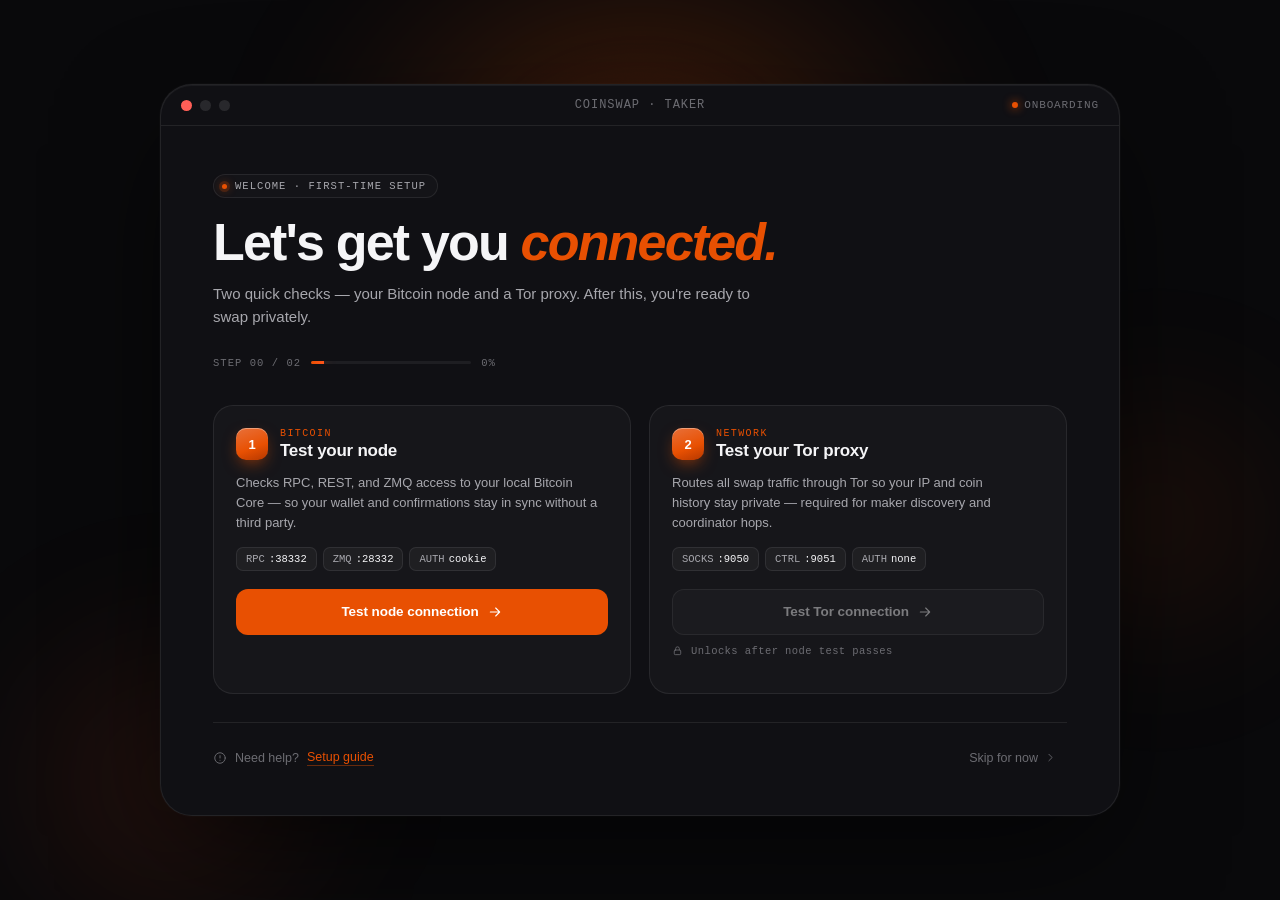
<file: Coinswap_Taker.html>
<!doctype html>
<html lang="en">
<head>
<meta charset="utf-8" />
<title>Coinswap Taker — Welcome</title>
<meta name="viewport" content="width=device-width,initial-scale=1" />
<style>
  :root{
    --bg: #08080a;
    --surface: rgba(20,20,24,0.78);
    --border: rgba(255,255,255,0.08);
    --border-strong: rgba(255,255,255,0.14);
    --text: #f5f5f7;
    --text-2: #a7a7ad;
    --text-3: #6c6c72;
    --orange: #E85002;
    --orange-2: #FF541B;
    --green: #2fbf71;
    --red: #ff4d5a;
  }
  *{box-sizing:border-box}
  html,body{margin:0;padding:0;background:var(--bg);color:var(--text);font-family:-apple-system, BlinkMacSystemFont, 'SF Pro Display', 'SF Pro Text', 'Helvetica Neue', Helvetica, Arial, sans-serif;-webkit-font-smoothing:antialiased;font-feature-settings:"ss01","cv11"}
  body{min-height:100vh;display:flex;align-items:center;justify-content:center;padding:24px;overflow:hidden}

  /* Ambient background */
  .ambient{position:fixed;inset:0;pointer-events:none;z-index:0;overflow:hidden}
  .glow-1{position:absolute;left:50%;top:-30%;transform:translateX(-50%);width:1100px;height:900px;border-radius:50%;
    background: radial-gradient(closest-side, rgba(232,80,2,0.28), rgba(232,80,2,0.05) 50%, transparent 70%);
    filter: blur(50px);}
  .glow-2{position:absolute;left:-10%;bottom:-20%;width:600px;height:600px;border-radius:50%;
    background: radial-gradient(closest-side, rgba(255,84,27,0.12), transparent 70%);filter:blur(60px)}
  .glow-3{position:absolute;right:-10%;top:30%;width:500px;height:500px;border-radius:50%;
    background: radial-gradient(closest-side, rgba(232,80,2,0.10), transparent 70%);filter:blur(60px)}
  .grain{position:fixed;inset:0;pointer-events:none;z-index:1;opacity:0.05;mix-blend-mode:overlay;
    background-image: url("data:image/svg+xml;utf8,<svg xmlns='http://www.w3.org/2000/svg' width='160' height='160'><filter id='n'><feTurbulence type='fractalNoise' baseFrequency='0.9' numOctaves='2' stitchTiles='stitch'/><feColorMatrix values='0 0 0 0 1 0 0 0 0 1 0 0 0 0 1 0 0 0 1 0'/></filter><rect width='100%' height='100%' filter='url(%23n)'/></svg>");}

  /* Onboarding shell — feels like an app window */
  .shell{
    position:relative;z-index:2;
    width:min(960px,100%);
    border-radius:32px;
    background: #101014;
    border:1px solid var(--border);
    box-shadow:
      0 1px 0 rgba(255,255,255,0.05) inset,
      0 40px 120px -20px rgba(0,0,0,0.7),
      0 0 0 1px rgba(255,255,255,0.02);
    overflow:hidden;
  }

  /* Faux app titlebar */
  .titlebar{display:flex;align-items:center;justify-content:space-between;padding:14px 20px;border-bottom:1px solid var(--border);position:relative}
  .traffic{display:flex;gap:8px;align-items:center}
  .traffic span{width:11px;height:11px;border-radius:50%;background:rgba(255,255,255,0.10);display:block}
  .traffic span:first-child{background:#ff5f57;box-shadow:0 0 0 0.5px rgba(0,0,0,0.2)}
  .titlebar-name{font-size:12px;color:var(--text-3);font-family:ui-monospace, 'SF Mono', Menlo, Monaco, Consolas, 'Liberation Mono', monospace;letter-spacing:0.08em;text-transform:uppercase;position:absolute;left:50%;top:50%;transform:translate(-50%,-50%)}
  .titlebar-right{font-size:11px;color:var(--text-3);font-family:ui-monospace, 'SF Mono', Menlo, Monaco, Consolas, 'Liberation Mono', monospace;letter-spacing:0.08em;text-transform:uppercase;display:flex;align-items:center;gap:6px}
  .dot{width:6px;height:6px;border-radius:50%;background:var(--orange);box-shadow:0 0 10px var(--orange)}

  .content{padding:48px 52px 44px;position:relative}

  /* Header */
  .header{display:flex;flex-direction:column;align-items:flex-start;text-align:left;margin-bottom:36px}

  .eyebrow{display:inline-flex;align-items:center;gap:8px;padding:5px 11px 5px 8px;border:1px solid var(--border);border-radius:999px;background:rgba(255,255,255,0.02);font-size:10.5px;color:var(--text-2);font-family:ui-monospace, 'SF Mono', Menlo, Monaco, Consolas, 'Liberation Mono', monospace;letter-spacing:0.1em;text-transform:uppercase;margin-bottom:18px}
  .eyebrow .pip{width:5px;height:5px;border-radius:50%;background:var(--orange);box-shadow:0 0 0 3px rgba(232,80,2,0.18), 0 0 10px var(--orange)}

  h1.title{font-size:clamp(32px,4.4vw,52px);font-weight:700;letter-spacing:-0.035em;line-height:1.0;margin:0 0 14px;text-wrap:balance}
  h1.title .accent{color:var(--orange);font-style:italic;font-weight:600}
  .subtitle{color:var(--text-2);font-size:15px;line-height:1.55;max-width:560px;text-wrap:pretty;margin:0}

  /* Stepper */
  .stepper{display:flex;align-items:center;justify-content:flex-start;gap:10px;margin:28px 0 0;font-family:ui-monospace, 'SF Mono', Menlo, Monaco, Consolas, 'Liberation Mono', monospace;font-size:10.5px;color:var(--text-3);letter-spacing:0.1em;text-transform:uppercase;width:100%}
  .stepper .bar{width:160px;height:3px;border-radius:999px;background:rgba(255,255,255,0.06);overflow:hidden;position:relative}
  .stepper .bar::before{content:"";position:absolute;left:0;top:0;bottom:0;width:8%;background:linear-gradient(90deg,var(--orange),var(--orange-2));transition:width 0.6s cubic-bezier(.2,.8,.2,1);box-shadow:0 0 12px rgba(232,80,2,0.6)}
  .stepper .bar[data-step="1"]::before{width:50%}
  .stepper .bar[data-step="2"]::before{width:100%}

  /* Cards row */
  .cards{display:grid;grid-template-columns:1fr 1fr;gap:18px;margin-top:34px}
  @media (max-width:760px){ .cards{grid-template-columns:1fr} }

  .card{
    position:relative;border-radius:20px;padding:22px;
    background: #16161a;
    border:1px solid var(--border);
    transition: border-color 0.4s, transform 0.4s;
    overflow:hidden;
  }
  .card:hover{transform:translateY(-2px);border-color:var(--border-strong)}
  .card.is-success{border-color:rgba(47,191,113,0.4)}
  .card.is-fail{border-color:rgba(255,77,90,0.45)}

  .card-head{display:flex;align-items:center;gap:12px;margin-bottom:12px;position:relative;z-index:2}
  .num{
    width:32px;height:32px;border-radius:10px;display:flex;align-items:center;justify-content:center;
    font-weight:700;font-size:13px;color:#fff;flex-shrink:0;
    background: linear-gradient(160deg, rgba(255,122,61,0.9), var(--orange) 60%, #b53800);
    box-shadow: 0 6px 16px -4px rgba(232,80,2,0.6), inset 0 1px 0 rgba(255,255,255,0.35);
  }
  .card-head h3{margin:0;font-size:17px;font-weight:600;letter-spacing:-0.015em}
  .card-head .kicker{font-size:10px;color:var(--orange);font-family:ui-monospace, 'SF Mono', Menlo, Monaco, Consolas, 'Liberation Mono', monospace;letter-spacing:0.14em;text-transform:uppercase;display:block;margin-bottom:2px}

  .card-body{position:relative;z-index:2}
  .desc{color:var(--text-2);font-size:13px;line-height:1.55;margin:0 0 14px;text-wrap:pretty}

  .specs{display:flex;flex-wrap:wrap;gap:6px;margin-bottom:18px;font-family:ui-monospace, 'SF Mono', Menlo, Monaco, Consolas, 'Liberation Mono', monospace;font-size:10.5px}
  .spec{padding:5px 9px;border-radius:7px;background:rgba(255,255,255,0.04);border:1px solid var(--border);color:var(--text-2)}
  .spec b{color:var(--text);font-weight:500;margin-left:4px}

  /* Buttons */
  .btn{
    width:100%;display:flex;align-items:center;justify-content:center;gap:8px;
    height:46px;border-radius:12px;border:0;cursor:pointer;
    font-family:inherit;font-size:13.5px;font-weight:600;letter-spacing:-0.005em;color:#fff;
    background: var(--orange);
    transition: background 0.2s, transform 0.2s;
  }
  .btn:hover{background:#FF6A2A;transform:translateY(-1px)}
  .btn:active{transform:translateY(0)}
  .btn[disabled]{opacity:0.45;cursor:not-allowed;transform:none}
  .btn[disabled]:hover{background:var(--orange);transform:none}
  .btn.secondary{background:rgba(255,255,255,0.05);color:var(--text);border:1px solid var(--border-strong)}
  .btn.secondary:hover{background:rgba(255,255,255,0.08)}
  .btn.secondary[disabled]:hover{background:rgba(255,255,255,0.05)}

  .lock-note{margin-top:10px;display:flex;align-items:center;gap:8px;font-family:ui-monospace, 'SF Mono', Menlo, Monaco, Consolas, 'Liberation Mono', monospace;font-size:10.5px;color:var(--text-3);letter-spacing:0.04em}
  .lock-note svg{width:11px;height:11px;stroke:currentColor;fill:none;stroke-width:1.8;stroke-linecap:round;stroke-linejoin:round}

  /* Status rows */
  .status{margin-top:14px;display:flex;flex-direction:column;gap:6px}
  .status-row{
    display:flex;align-items:center;gap:10px;padding:9px 11px;border-radius:9px;
    background:rgba(255,255,255,0.03);border:1px solid var(--border);font-family:ui-monospace, 'SF Mono', Menlo, Monaco, Consolas, 'Liberation Mono', monospace;font-size:10.5px;
    opacity:0;transform:translateY(6px);animation: rise 0.4s forwards;
  }
  .status-row:nth-child(2){animation-delay:0.1s}
  .status-row:nth-child(3){animation-delay:0.2s}
  @keyframes rise{to{opacity:1;transform:none}}
  .status-row .label{color:var(--text);letter-spacing:0.05em;min-width:54px}
  .status-row .msg{margin-left:auto;color:var(--text-3);text-align:right}
  .status-row .indicator{width:16px;height:16px;border-radius:50%;display:flex;align-items:center;justify-content:center;flex-shrink:0}
  .status-row.ok .indicator{background:rgba(47,191,113,0.15);color:var(--green)}
  .status-row.ok .msg{color:var(--green)}
  .status-row.err .indicator{background:rgba(255,77,90,0.15);color:var(--red)}
  .status-row.err .msg{color:var(--red)}
  .status-row.pending .indicator{background:rgba(255,255,255,0.06);color:var(--text-2)}
  .spinner{width:11px;height:11px;border-radius:50%;border:2px solid rgba(255,255,255,0.18);border-top-color:var(--orange);animation:spin 0.8s linear infinite}
  @keyframes spin{to{transform:rotate(360deg)}}

  /* Footer area inside shell */
  .foot{
    margin-top:28px;display:flex;align-items:center;justify-content:space-between;gap:16px;
    padding-top:22px;border-top:1px solid var(--border);
  }
  .foot-link{color:var(--text-3);font-size:12.5px;display:flex;align-items:center;gap:8px}
  .foot-link a{color:var(--orange);text-decoration:none;font-weight:500;border-bottom:1px solid rgba(232,80,2,0.4);padding-bottom:1px}
  .foot-link a:hover{border-bottom-color:var(--orange)}
  .skip{background:none;border:0;color:var(--text-3);font-family:inherit;font-size:12.5px;cursor:pointer;display:flex;align-items:center;gap:6px;padding:6px 10px;border-radius:8px}
  .skip:hover{color:var(--text-2);background:rgba(255,255,255,0.03)}

  /* Continue panel (slides in when both ok) */
  .continue{
    position:absolute;left:0;right:0;bottom:-100%;padding:18px 26px;
    background: #1a1410;
    border-top:1px solid rgba(232,80,2,0.4);
    display:flex;align-items:center;justify-content:space-between;gap:16px;
    transition: bottom 0.5s cubic-bezier(.2,.8,.2,1);
  }
  .continue.show{bottom:0}
  .continue h4{margin:0 0 2px;font-size:14px;font-weight:600;letter-spacing:-0.005em}
  .continue p{margin:0;color:var(--text-2);font-size:12px}
  .continue .btn{width:auto;padding:0 22px;height:44px}

  .ic{width:16px;height:16px;stroke:currentColor;fill:none;stroke-width:1.6;stroke-linecap:round;stroke-linejoin:round}
</style>
</head>
<body>
<div class="ambient">
  <div class="glow-1"></div><div class="glow-2"></div><div class="glow-3"></div>
</div>
<div class="grain"></div>

<div class="shell">
  <div class="titlebar">
    <div class="traffic"><span></span><span></span><span></span></div>
    <div class="titlebar-name">Coinswap · Taker</div>
    <div class="titlebar-right"><span class="dot"></span>Onboarding</div>
  </div>

  <div class="content">
    <div class="header">
      <div class="eyebrow"><span class="pip"></span>Welcome · First-time setup</div>
      <h1 class="title">Let's get you <span class="accent">connected.</span></h1>
      <p class="subtitle">Two quick checks — your Bitcoin node and a Tor proxy. After this, you're ready to swap privately.</p>

      <div class="stepper">
        <span id="stepLabel">Step 00 / 02</span>
        <div class="bar" id="progress" data-step="0"></div>
        <span id="stepPct">0%</span>
      </div>
    </div>

    <section class="cards">
      <!-- Card 1: Node -->
      <article class="card" id="card-node">
        <div class="card-head">
          <div class="num">1</div>
          <div>
            <span class="kicker">Bitcoin</span>
            <h3>Test your node</h3>
          </div>
        </div>
        <div class="card-body">
          <p class="desc">Checks RPC, REST, and ZMQ access to your local Bitcoin Core — so your wallet and confirmations stay in sync without a third party.</p>
          <div class="specs">
            <div class="spec">RPC<b>:38332</b></div>
            <div class="spec">ZMQ<b>:28332</b></div>
            <div class="spec">AUTH<b>cookie</b></div>
          </div>
          <button class="btn" data-test="node">
            <span>Test node connection</span>
            <svg class="ic" viewBox="0 0 24 24"><path d="M5 12h14M13 6l6 6-6 6"/></svg>
          </button>
          <div class="status" id="status-node"></div>
        </div>
      </article>

      <!-- Card 2: Tor -->
      <article class="card" id="card-tor">
        <div class="card-head">
          <div class="num">2</div>
          <div>
            <span class="kicker">Network</span>
            <h3>Test your Tor proxy</h3>
          </div>
        </div>
        <div class="card-body">
          <p class="desc">Routes all swap traffic through Tor so your IP and coin history stay private — required for maker discovery and coordinator hops.</p>
          <div class="specs">
            <div class="spec">SOCKS<b>:9050</b></div>
            <div class="spec">CTRL<b>:9051</b></div>
            <div class="spec">AUTH<b>none</b></div>
          </div>
          <button class="btn secondary" data-test="tor" disabled>
            <span>Test Tor connection</span>
            <svg class="ic" viewBox="0 0 24 24"><path d="M5 12h14M13 6l6 6-6 6"/></svg>
          </button>
          <div class="lock-note" id="tor-lock">
            <svg viewBox="0 0 24 24"><rect x="5" y="11" width="14" height="10" rx="2"/><path d="M8 11V8a4 4 0 018 0v3"/></svg>
            <span>Unlocks after node test passes</span>
          </div>
          <div class="status" id="status-tor"></div>
        </div>
      </article>
    </section>

    <div class="foot">
      <div class="foot-link">
        <svg class="ic" viewBox="0 0 24 24" style="width:14px;height:14px;color:var(--text-3)"><circle cx="12" cy="12" r="9"/><path d="M12 8v4M12 16h.01"/></svg>
        Need help? <a href="#">Setup guide</a>
      </div>
      <button class="skip">
        Skip for now
        <svg class="ic" viewBox="0 0 24 24" style="width:13px;height:13px"><path d="M9 18l6-6-6-6"/></svg>
      </button>
    </div>
  </div>

  <div class="continue" id="continueBar">
    <div>
      <h4>All systems green — let's go.</h4>
      <p>Both endpoints are reachable. You can open your wallet now.</p>
    </div>
    <button class="btn">
      <span>Continue to wallet</span>
      <svg class="ic" viewBox="0 0 24 24"><path d="M5 12h14M13 6l6 6-6 6"/></svg>
    </button>
  </div>
</div>

<script>
  const SCENARIOS = {
    node: {
      delay: 1700,
      results: [
        [{label:'RPC',state:'ok',msg:'200 OK · 7.4 ms'},{label:'REST',state:'ok',msg:'block 902,418 ✓'},{label:'ZMQ',state:'ok',msg:'rawtx · rawblock'}],
        [{label:'RPC',state:'err',msg:'Failed to fetch'},{label:'REST',state:'err',msg:'Failed to fetch'},{label:'ZMQ',state:'err',msg:'cannot connect :28332'}]
      ]
    },
    tor: {
      delay: 1400,
      results: [
        [{label:'SOCKS',state:'ok',msg:'circuit ready · 142 ms'},{label:'CTRL',state:'ok',msg:'authenticated'}],
        [{label:'SOCKS',state:'err',msg:'cannot connect :9050'},{label:'CTRL',state:'err',msg:'cannot connect :9051'}]
      ]
    }
  };

  const iconCheck = `<svg viewBox="0 0 24 24" style="width:10px;height:10px" stroke="currentColor" fill="none" stroke-width="3" stroke-linecap="round" stroke-linejoin="round"><path d="M5 13l4 4L19 7"/></svg>`;
  const iconX = `<svg viewBox="0 0 24 24" style="width:10px;height:10px" stroke="currentColor" fill="none" stroke-width="3" stroke-linecap="round" stroke-linejoin="round"><path d="M6 6l12 12M18 6L6 18"/></svg>`;

  const runIndex={node:0,tor:0}, passed={node:false,tor:false};

  function renderPending(t, lines){
    t.innerHTML = lines.map(l=>`<div class="status-row pending"><div class="indicator"><div class="spinner"></div></div><div class="label">${l.label}</div><div class="msg">checking…</div></div>`).join('');
  }
  function renderResult(t, lines){
    t.innerHTML = lines.map(l=>`<div class="status-row ${l.state}"><div class="indicator">${l.state==='ok'?iconCheck:iconX}</div><div class="label">${l.label}</div><div class="msg">${l.msg}</div></div>`).join('');
  }
  function updateProgress(){
    const bar=document.getElementById('progress'),lbl=document.getElementById('stepLabel'),pct=document.getElementById('stepPct');
    let step=0; if(passed.node) step=1; if(passed.node&&passed.tor) step=2;
    bar.dataset.step=step;
    lbl.textContent=['Step 00 / 02','Step 01 / 02','Step 02 / 02'][step];
    pct.textContent=['0%','50%','100%'][step];
    document.getElementById('continueBar').classList.toggle('show', step===2);

    const torBtn=document.querySelector('button[data-test="tor"]');
    const lock=document.getElementById('tor-lock');
    if(passed.node){
      torBtn.disabled=false;
      if(lock) lock.style.display='none';
    }
  }

  document.querySelectorAll('button[data-test]').forEach(btn=>{
    btn.addEventListener('click',()=>{
      const which=btn.dataset.test;
      const card=document.getElementById('card-'+which);
      const target=document.getElementById('status-'+which);
      const cfg=SCENARIOS[which];
      btn.disabled=true; card.classList.remove('is-success','is-fail');
      const skel=which==='node'?[{label:'RPC'},{label:'REST'},{label:'ZMQ'}]:[{label:'SOCKS'},{label:'CTRL'}];
      renderPending(target,skel);
      btn.querySelector('span').textContent = which==='node'?'Pinging node…':'Probing circuit…';
      setTimeout(()=>{
        const idx=runIndex[which]%cfg.results.length; runIndex[which]++;
        const lines=cfg.results[idx]; renderResult(target,lines);
        const ok=lines.every(l=>l.state==='ok');
        passed[which]=ok; card.classList.add(ok?'is-success':'is-fail');
        btn.disabled=false;
        btn.querySelector('span').textContent = ok ? (which==='node'?'Re-test node':'Re-test Tor') : (which==='node'?'Retry':'Retry');
        updateProgress();
      },cfg.delay);
    });
  });
</script>
</body>
</html>
</file>
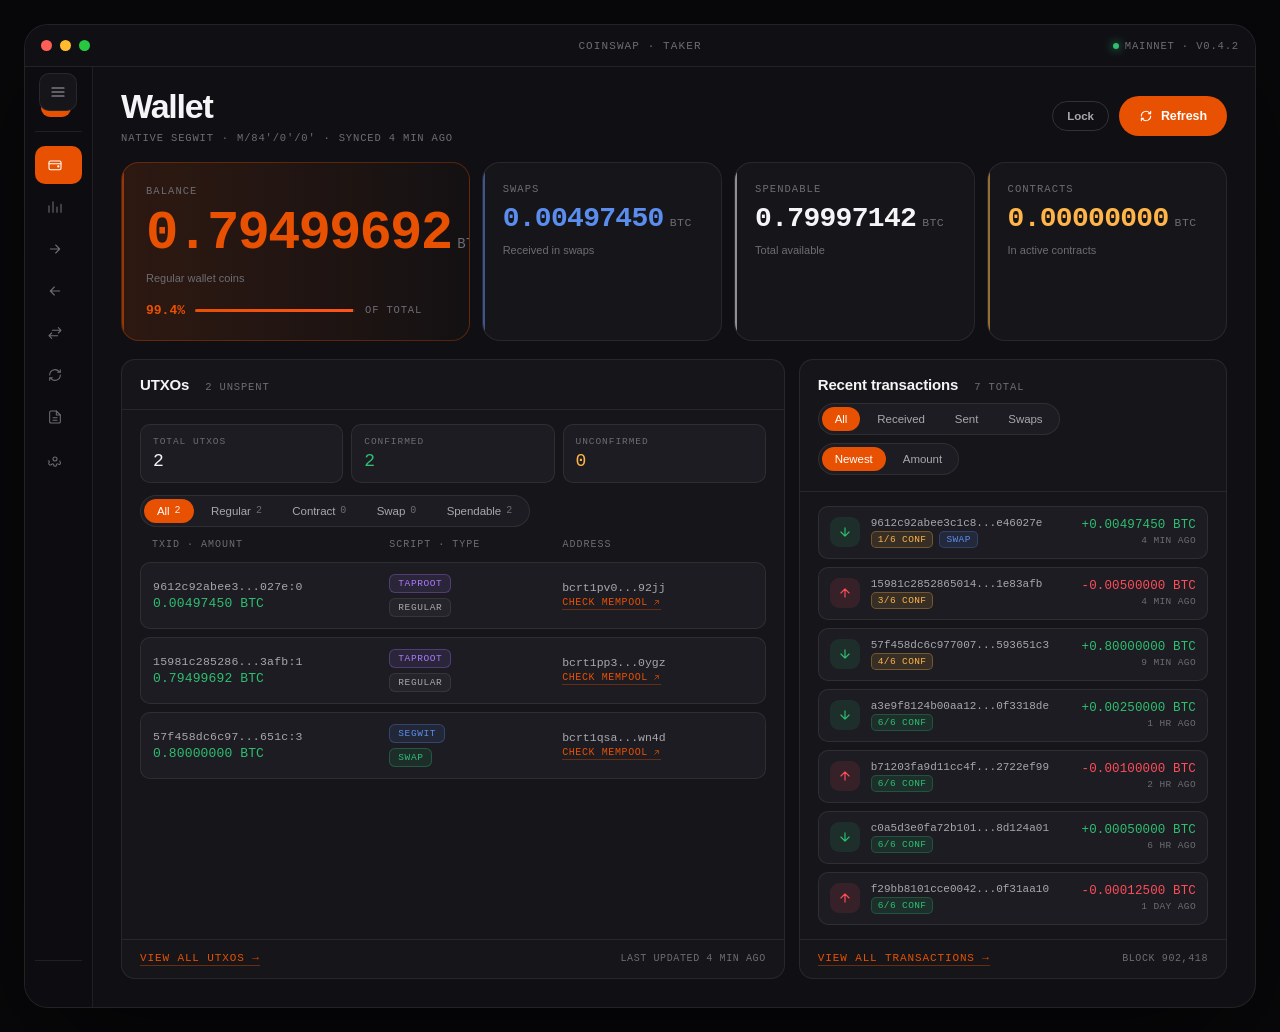
<file: Dashboard.html>
<!doctype html>
<html lang="en">
<head>
<meta charset="utf-8" />
<title>Coinswap Taker — Dashboard</title>
<meta name="viewport" content="width=device-width,initial-scale=1" />
<style>
  :root{
    --bg:#08080a;
    --surface-1:#101014;
    --surface-2:#16161a;
    --surface-3:#1c1c22;
    --border:rgba(255,255,255,0.08);
    --border-strong:rgba(255,255,255,0.14);
    --text:#f5f5f7;
    --text-2:#a7a7ad;
    --text-3:#6c6c72;
    --orange:#E85002;
    --orange-hover:#FF6A2A;
    --orange-2:#FF541B;
    --green:#2fbf71;
    --red:#ff4d5a;
    --amber:#ffb547;
    --blue:#5b8def;
    --purple:#a979ff;
  }
  *{box-sizing:border-box}
  html,body{margin:0;padding:0;background:var(--bg);color:var(--text);font-family:-apple-system, BlinkMacSystemFont, 'SF Pro Display', 'SF Pro Text', 'Helvetica Neue', Helvetica, Arial, sans-serif;-webkit-font-smoothing:antialiased;font-feature-settings:"ss01","cv11"}
  body{min-height:100vh;display:flex;align-items:center;justify-content:center;padding:24px}

  /* App shell */
  .shell{
    position:relative;
    width:min(1320px,100%);
    border-radius:24px;
    background:var(--surface-1);
    border:1px solid var(--border);
    box-shadow:0 1px 0 rgba(255,255,255,0.05) inset, 0 40px 120px -20px rgba(0,0,0,0.7);
    overflow:hidden;
    display:grid;grid-template-columns:68px 1fr;
    transition:grid-template-columns 0.3s cubic-bezier(.2,.8,.2,1);
  }
  .shell.expanded{grid-template-columns:200px 1fr;
  }

  /* Titlebar overlay */
  .titlebar{position:absolute;top:0;left:0;right:0;height:42px;display:flex;align-items:center;justify-content:space-between;padding:0 16px;border-bottom:1px solid var(--border);background:var(--surface-1);z-index:5}
  .traffic{display:flex;gap:8px}
  .traffic span{width:11px;height:11px;border-radius:50%;background:rgba(255,255,255,0.10);display:block}
  .traffic span:first-child{background:#ff5f57}
  .traffic span:nth-child(2){background:#febc2e}
  .traffic span:nth-child(3){background:#28c840}
  .titlebar-name{font-size:11px;color:var(--text-3);font-family:ui-monospace, 'SF Mono', Menlo, Monaco, Consolas, 'Liberation Mono', monospace;letter-spacing:0.1em;text-transform:uppercase;position:absolute;left:50%;top:50%;transform:translate(-50%,-50%)}
  .titlebar-right{font-size:10.5px;color:var(--text-3);font-family:ui-monospace, 'SF Mono', Menlo, Monaco, Consolas, 'Liberation Mono', monospace;letter-spacing:0.08em;text-transform:uppercase;display:flex;align-items:center;gap:6px}
  .dot{width:6px;height:6px;border-radius:50%;background:var(--green);box-shadow:0 0 10px var(--green)}

  /* Sidebar */
  .sidebar{padding:54px 10px 14px;border-right:1px solid var(--border);background:#0d0d11;display:flex;flex-direction:column;overflow:hidden}
  .brand{padding:8px 6px 14px;margin-bottom:8px;border-bottom:1px solid var(--border);display:flex;align-items:center;gap:10px}
  .brand-mark{width:30px;height:30px;border-radius:9px;background:var(--orange);display:flex;align-items:center;justify-content:center;color:#fff;font-family:ui-monospace, 'SF Mono', Menlo, Monaco, Consolas, 'Liberation Mono', monospace;font-weight:700;font-size:13px;flex-shrink:0}
  .brand-text{display:flex;flex-direction:column;opacity:0;transition:opacity 0.2s;white-space:nowrap;overflow:hidden}
  .shell.expanded .brand-text{opacity:1}
  .brand-text h2{margin:0;color:var(--orange);font-family:ui-monospace, 'SF Mono', Menlo, Monaco, Consolas, 'Liberation Mono', monospace;font-size:15px;font-weight:600;letter-spacing:-0.01em}
  .brand-text p{margin:2px 0 0;color:var(--text-3);font-family:ui-monospace, 'SF Mono', Menlo, Monaco, Consolas, 'Liberation Mono', monospace;font-size:9.5px;letter-spacing:0.08em;text-transform:uppercase}
  .toggle-btn{margin-left:auto;width:28px;height:28px;border-radius:8px;background:transparent;border:0;color:var(--text-3);cursor:pointer;display:flex;align-items:center;justify-content:center;flex-shrink:0;opacity:0;transition:opacity 0.2s, color 0.2s}
  .shell.expanded .toggle-btn{opacity:1}
  .toggle-btn:hover{color:var(--text)}
  .toggle-btn svg{width:14px;height:14px;stroke:currentColor;fill:none;stroke-width:1.8;stroke-linecap:round;stroke-linejoin:round}
  .collapsed-toggle{position:absolute;top:48px;left:14px;width:38px;height:38px;border-radius:10px;background:var(--surface-2);border:1px solid var(--border);color:var(--text-2);cursor:pointer;display:flex;align-items:center;justify-content:center;z-index:6;transition:opacity 0.2s, background 0.2s}
  .collapsed-toggle:hover{background:var(--surface-3);color:var(--text)}
  .shell.expanded .collapsed-toggle{opacity:0;pointer-events:none}
  .collapsed-toggle svg{width:16px;height:16px;stroke:currentColor;fill:none;stroke-width:1.8;stroke-linecap:round;stroke-linejoin:round}
  .nav{display:flex;flex-direction:column;gap:4px;margin-top:6px;flex:1}
  .nav a{
    display:flex;align-items:center;gap:12px;padding:11px 12px;border-radius:10px;
    color:var(--text-2);font-size:13px;font-weight:500;text-decoration:none;letter-spacing:-0.005em;
    transition:background 0.2s, color 0.2s;white-space:nowrap;overflow:hidden;
    position:relative;
  }
  .nav a .lbl{opacity:0;transition:opacity 0.2s}
  .shell.expanded .nav a .lbl{opacity:1}
  .nav a .ic{margin:0 auto;transition:margin 0.2s}
  .shell.expanded .nav a .ic{margin:0}
  .nav a[data-tip]:not(.active):hover::after{
    content:attr(data-tip);position:absolute;left:calc(100% + 10px);top:50%;transform:translateY(-50%);
    background:var(--surface-3);border:1px solid var(--border-strong);color:var(--text);
    padding:5px 10px;border-radius:7px;font-size:11.5px;font-weight:500;white-space:nowrap;z-index:10;pointer-events:none;
  }
  .shell.expanded .nav a[data-tip]:hover::after{display:none}
  .nav a:hover{background:rgba(255,255,255,0.04);color:var(--text)}
  .nav a.active{background:var(--orange);color:#fff}
  .nav a.active .ic{color:#fff}
  .nav .ic{width:16px;height:16px;stroke:currentColor;fill:none;stroke-width:1.6;stroke-linecap:round;stroke-linejoin:round;flex-shrink:0;color:var(--text-3)}
  .nav a:hover .ic{color:var(--text)}

  .sidebar-foot{padding:10px 12px;border-top:1px solid var(--border);display:flex;align-items:center;justify-content:center;gap:10px;font-family:ui-monospace, 'SF Mono', Menlo, Monaco, Consolas, 'Liberation Mono', monospace;font-size:10.5px;color:var(--text-3);letter-spacing:0.08em;text-transform:uppercase;white-space:nowrap;overflow:hidden}
  .sidebar-foot .lbl{opacity:0;transition:opacity 0.2s}
  .shell.expanded .sidebar-foot .lbl{opacity:1}
  .sidebar-foot .ind{width:6px;height:6px;border-radius:50%;background:var(--green);box-shadow:0 0 8px var(--green)}

  /* Main */
  .main{padding:62px 28px 28px;overflow:hidden;display:flex;flex-direction:column;gap:18px}
  .page-head{display:flex;align-items:center;justify-content:space-between;gap:18px}
  .page-head h1{margin:0;font-family:-apple-system, BlinkMacSystemFont, 'SF Pro Display', 'SF Pro Text', 'Helvetica Neue', Helvetica, Arial, sans-serif;font-size:34px;font-weight:700;letter-spacing:-0.035em;color:var(--text)}
  .page-head .meta{display:flex;align-items:center;gap:8px;font-family:ui-monospace, 'SF Mono', Menlo, Monaco, Consolas, 'Liberation Mono', monospace;font-size:10.5px;color:var(--text-3);letter-spacing:0.08em;text-transform:uppercase}
  .page-head-right{display:flex;align-items:center;gap:10px}

  .btn{
    display:inline-flex;align-items:center;justify-content:center;gap:8px;
    height:40px;padding:0 20px;border-radius:999px;border:0;cursor:pointer;
    font-family:inherit;font-size:12.5px;font-weight:600;letter-spacing:-0.005em;color:#fff;
    background:var(--orange);transition: background 0.2s, transform 0.2s;
  }
  .btn:hover{background:var(--orange-hover);transform:translateY(-1px)}
  .btn.ghost{background:transparent;color:var(--text-2);border:1px solid var(--border-strong)}
  .btn.ghost:hover{background:rgba(255,255,255,0.05);color:var(--text);transform:none}
  .btn.sm{height:30px;padding:0 14px;font-size:11.5px;border-radius:999px}

  /* Balance cards — Hero + secondary trio */
  .balances{display:grid;grid-template-columns:1.45fr 1fr 1fr 1fr;gap:12px}
  .bcard{
    position:relative;padding:20px 20px 18px;border-radius:18px;
    background:var(--surface-2);border:1px solid var(--border);
    display:flex;flex-direction:column;gap:10px;overflow:hidden;
  }
  .bcard:hover{border-color:var(--border-strong)}
  .bcard .vlabel{
    position:absolute;left:8px;top:18px;bottom:18px;
    writing-mode:vertical-rl;transform:rotate(180deg);
    font-family:ui-monospace, 'SF Mono', Menlo, Monaco, Consolas, 'Liberation Mono', monospace;font-size:9.5px;color:var(--text-3);
    letter-spacing:0.18em;text-transform:uppercase;display:flex;align-items:flex-start;justify-content:flex-end;
  }
  .bcard .label{display:flex;align-items:center;justify-content:space-between;font-family:ui-monospace, 'SF Mono', Menlo, Monaco, Consolas, 'Liberation Mono', monospace;font-size:10.5px;color:var(--text-3);letter-spacing:0.1em;text-transform:uppercase}
  .bcard .label .ic{width:14px;height:14px;stroke:currentColor;fill:none;stroke-width:1.6;stroke-linecap:round;stroke-linejoin:round}
  .bcard .val{font-family:ui-monospace, 'SF Mono', Menlo, Monaco, Consolas, 'Liberation Mono', monospace;font-size:28px;font-weight:600;letter-spacing:-0.025em;display:flex;align-items:baseline;gap:6px;line-height:1}
  .bcard .val small{font-size:11.5px;color:var(--text-3);font-weight:400;letter-spacing:0.04em}
  .bcard .sub{font-size:11px;color:var(--text-3);line-height:1.45}
  .bcard.hero{padding:22px 24px;background:linear-gradient(90deg, rgba(232,80,2,0.14), rgba(232,80,2,0.02));border-color:rgba(232,80,2,0.3)}
  .bcard.hero .val{font-size:54px;font-weight:700;letter-spacing:-0.035em}
  .bcard.hero .val small{font-size:14px}
  .bcard.hero .share{margin-top:6px;display:flex;align-items:center;gap:10px;font-family:ui-monospace, 'SF Mono', Menlo, Monaco, Consolas, 'Liberation Mono', monospace;font-size:10.5px;color:var(--text-3);letter-spacing:0.08em;text-transform:uppercase}
  .bcard.hero .share .pct{color:var(--orange);font-size:13px;font-weight:600;letter-spacing:0}
  .bcard.hero .bar{height:3px;flex:1;background:rgba(255,255,255,0.06);border-radius:999px;overflow:hidden;position:relative;max-width:160px}
  .bcard.hero .bar::before{content:"";position:absolute;left:0;top:0;bottom:0;width:99%;background:linear-gradient(90deg,var(--orange),var(--orange-2));box-shadow:0 0 12px rgba(232,80,2,0.6)}
  @media (max-width:1100px){.balances{grid-template-columns:1fr 1fr}}
  .bcard.green .val{color:var(--green)}
  .bcard.blue .val{color:var(--blue)}
  .bcard.orange .val{color:var(--orange)}
  .bcard.purple .val{color:var(--purple)}
  .bcard.amber .val{color:var(--amber)}
  .bcard.white .val{color:var(--text)}

  .bcard .accent-line{position:absolute;left:0;top:0;bottom:0;width:2px;background:currentColor;opacity:0.55}
  .bcard.green .accent-line{color:var(--green)}
  .bcard.blue .accent-line{color:var(--blue)}
  .bcard.orange .accent-line{color:var(--orange)}
  .bcard.purple .accent-line{color:var(--purple)}
  .bcard.amber .accent-line{color:var(--amber)}
  .bcard.white .accent-line{color:var(--text)}

  /* Two column lower */
  .lower{display:grid;grid-template-columns:1.55fr 1fr;gap:14px;flex:1;min-height:0}
  @media (max-width:1100px){.lower{grid-template-columns:1fr}}

  .card{
    background:var(--surface-2);border:1px solid var(--border);border-radius:14px;
    display:flex;flex-direction:column;overflow:hidden;
  }
  .card-head{display:flex;align-items:center;justify-content:space-between;gap:12px;padding:16px 18px;border-bottom:1px solid var(--border)}
  .card-head h3{margin:0;font-size:15px;font-weight:600;letter-spacing:-0.01em}
  .card-head .count{font-family:ui-monospace, 'SF Mono', Menlo, Monaco, Consolas, 'Liberation Mono', monospace;font-size:10.5px;color:var(--text-3);letter-spacing:0.08em;text-transform:uppercase;margin-left:8px}
  .card-body{padding:14px 18px;flex:1;display:flex;flex-direction:column;gap:12px;min-height:0}
  .card-foot{padding:12px 18px;border-top:1px solid var(--border);display:flex;align-items:center;justify-content:space-between}
  .view-all{color:var(--orange);font-family:ui-monospace, 'SF Mono', Menlo, Monaco, Consolas, 'Liberation Mono', monospace;font-size:11px;letter-spacing:0.08em;text-transform:uppercase;text-decoration:none;display:inline-flex;align-items:center;gap:6px;border-bottom:1px solid rgba(232,80,2,0.4);padding-bottom:1px}
  .view-all:hover{border-bottom-color:var(--orange)}

  /* UTXO mini metrics */
  .metrics{display:grid;grid-template-columns:1fr 1fr 1fr;gap:8px}
  .metric{padding:11px 12px;border-radius:10px;background:var(--surface-3);border:1px solid var(--border)}
  .metric .l{font-family:ui-monospace, 'SF Mono', Menlo, Monaco, Consolas, 'Liberation Mono', monospace;font-size:9.5px;color:var(--text-3);letter-spacing:0.1em;text-transform:uppercase;margin-bottom:4px}
  .metric .v{font-family:ui-monospace, 'SF Mono', Menlo, Monaco, Consolas, 'Liberation Mono', monospace;font-size:18px;font-weight:500;color:var(--text)}
  .metric.green .v{color:var(--green)}
  .metric.amber .v{color:var(--amber)}

  .total-value{padding:16px 18px;border-radius:14px;background:linear-gradient(90deg, rgba(232,80,2,0.14), rgba(232,80,2,0.02));border:1px solid rgba(232,80,2,0.3);display:flex;align-items:center;justify-content:space-between}
  .total-value .l{font-family:ui-monospace, 'SF Mono', Menlo, Monaco, Consolas, 'Liberation Mono', monospace;font-size:10.5px;color:var(--text-2);letter-spacing:0.12em;text-transform:uppercase}
  .total-value .v{font-family:ui-monospace, 'SF Mono', Menlo, Monaco, Consolas, 'Liberation Mono', monospace;font-size:28px;color:var(--orange);font-weight:600;letter-spacing:-0.02em}

  /* Filter tabs */
  .filter-row{display:flex;align-items:center;justify-content:space-between;gap:10px;flex-wrap:wrap}
  .filter-tabs{display:flex;gap:4px;padding:3px;background:var(--surface-3);border:1px solid var(--border);border-radius:9px}
  .filter-tabs{border-radius:999px}
  .filter-tabs button{
    padding:6px 13px;border-radius:999px;border:0;background:transparent;cursor:pointer;color:var(--text-2);
    font-family:inherit;font-size:11.5px;font-weight:500;letter-spacing:-0.005em;
    display:inline-flex;align-items:center;gap:5px;transition:background 0.2s, color 0.2s;
  }
  .filter-tabs button .n{font-family:ui-monospace, 'SF Mono', Menlo, Monaco, Consolas, 'Liberation Mono', monospace;font-size:10px;color:var(--text-3);letter-spacing:0.04em}
  .filter-tabs button.active{background:var(--orange);color:#fff}
  .filter-tabs button.active .n{color:rgba(255,255,255,0.85)}
  .filter-tabs button:hover:not(.active){color:var(--text)}

  /* List */
  .scroll{flex:1;min-height:0;overflow-y:auto;margin:0 -18px;padding:0 18px;display:flex;flex-direction:column;gap:8px}
  #utxoList{max-height:222px;flex:0 0 auto}
  .scroll::-webkit-scrollbar{width:6px}
  .scroll::-webkit-scrollbar-thumb{background:rgba(255,255,255,0.07);border-radius:3px}
  .scroll::-webkit-scrollbar-thumb:hover{background:rgba(255,255,255,0.12)}

  /* UTXO row */
  .utxo-head{display:grid;grid-template-columns:1.4fr 1fr 1.2fr;gap:14px;padding:0 12px;font-family:ui-monospace, 'SF Mono', Menlo, Monaco, Consolas, 'Liberation Mono', monospace;font-size:10px;color:var(--text-3);letter-spacing:0.1em;text-transform:uppercase}
  .utxo-row{
    display:grid;grid-template-columns:1.4fr 1fr 1.2fr;gap:14px;align-items:center;
    padding:11px 12px;border-radius:10px;background:var(--surface-3);border:1px solid var(--border);
    transition:border-color 0.2s, background 0.2s;
  }
  .utxo-row:hover{border-color:var(--border-strong);background:#1f1f25}
  .col-txid{display:flex;flex-direction:column;gap:3px;min-width:0}
  .col-txid .id{font-family:ui-monospace, 'SF Mono', Menlo, Monaco, Consolas, 'Liberation Mono', monospace;font-size:11.5px;color:var(--text-2);letter-spacing:0.02em;overflow:hidden;text-overflow:ellipsis;white-space:nowrap}
  .col-txid .amt{font-family:ui-monospace, 'SF Mono', Menlo, Monaco, Consolas, 'Liberation Mono', monospace;font-size:13px;font-weight:500;color:var(--green);letter-spacing:0.01em}
  .col-pills{display:flex;flex-direction:column;gap:5px;align-items:flex-start}
  .pill{font-family:ui-monospace, 'SF Mono', Menlo, Monaco, Consolas, 'Liberation Mono', monospace;font-size:9.5px;letter-spacing:0.06em;text-transform:uppercase;padding:3px 8px;border-radius:6px;border:1px solid var(--border)}
  .pill.taproot{background:rgba(169,121,255,0.10);color:var(--purple);border-color:rgba(169,121,255,0.3)}
  .pill.segwit{background:rgba(91,141,239,0.10);color:var(--blue);border-color:rgba(91,141,239,0.3)}
  .pill.regular{background:rgba(255,255,255,0.04);color:var(--text-2)}
  .pill.contract{background:rgba(255,181,71,0.10);color:var(--amber);border-color:rgba(255,181,71,0.3)}
  .pill.swap{background:rgba(47,191,113,0.10);color:var(--green);border-color:rgba(47,191,113,0.3)}
  .col-addr{display:flex;flex-direction:column;gap:3px;min-width:0;align-items:flex-start}
  .col-addr .a{font-family:ui-monospace, 'SF Mono', Menlo, Monaco, Consolas, 'Liberation Mono', monospace;font-size:11.5px;color:var(--text-2);overflow:hidden;text-overflow:ellipsis;white-space:nowrap;max-width:100%}
  .mempool-link{font-family:ui-monospace, 'SF Mono', Menlo, Monaco, Consolas, 'Liberation Mono', monospace;font-size:10px;color:var(--orange);text-decoration:none;letter-spacing:0.06em;text-transform:uppercase;display:inline-flex;align-items:center;gap:4px;border-bottom:1px solid rgba(232,80,2,0.35);padding-bottom:1px}
  .mempool-link:hover{border-bottom-color:var(--orange)}
  .mempool-link svg{width:9px;height:9px;stroke:currentColor;fill:none;stroke-width:1.8;stroke-linecap:round;stroke-linejoin:round}

  /* TX row */
  .tx-row{
    display:flex;align-items:center;gap:11px;padding:10px 11px;
    background:var(--surface-3);border:1px solid var(--border);border-radius:10px;
    transition:border-color 0.2s, background 0.2s;
  }
  .tx-row:hover{border-color:var(--border-strong);background:#1f1f25}
  .tx-arrow{width:30px;height:30px;border-radius:9px;display:flex;align-items:center;justify-content:center;flex-shrink:0}
  .tx-arrow svg{width:14px;height:14px;stroke:currentColor;fill:none;stroke-width:2;stroke-linecap:round;stroke-linejoin:round}
  .tx-row.in .tx-arrow{background:rgba(47,191,113,0.12);color:var(--green)}
  .tx-row.out .tx-arrow{background:rgba(255,77,90,0.12);color:var(--red)}
  .tx-row.in .amt{color:var(--green)}
  .tx-row.out .amt{color:var(--red)}
  .tx-mid{flex:1;min-width:0;display:flex;flex-direction:column;gap:2px}
  .tx-mid .id{font-family:ui-monospace, 'SF Mono', Menlo, Monaco, Consolas, 'Liberation Mono', monospace;font-size:11px;color:var(--text-2);overflow:hidden;text-overflow:ellipsis;white-space:nowrap}
  .tx-mid .meta-row{display:flex;align-items:center;gap:6px;font-family:ui-monospace, 'SF Mono', Menlo, Monaco, Consolas, 'Liberation Mono', monospace;font-size:10px;color:var(--text-3);letter-spacing:0.04em}
  .conf{padding:2px 6px;border-radius:5px;background:rgba(255,181,71,0.12);color:var(--amber);border:1px solid rgba(255,181,71,0.3);font-size:9.5px;letter-spacing:0.04em;text-transform:uppercase}
  .conf.full{background:rgba(47,191,113,0.12);color:var(--green);border-color:rgba(47,191,113,0.25)}
  .tx-right{display:flex;flex-direction:column;align-items:flex-end;gap:3px;flex-shrink:0}
  .tx-right .amt{font-family:ui-monospace, 'SF Mono', Menlo, Monaco, Consolas, 'Liberation Mono', monospace;font-size:12.5px;font-weight:500;letter-spacing:0.01em}
  .tx-right .time{font-family:ui-monospace, 'SF Mono', Menlo, Monaco, Consolas, 'Liberation Mono', monospace;font-size:9.5px;color:var(--text-3);letter-spacing:0.04em;text-transform:uppercase}

  .refresh-btn .ic{transition:transform 0.4s}
  .refresh-btn:hover .ic{transform:rotate(60deg)}
</style>
</head>
<body>

<div class="shell" id="shell">
  <button class="collapsed-toggle" onclick="document.getElementById('shell').classList.add('expanded')" aria-label="Expand sidebar"><svg viewBox="0 0 24 24"><path d="M3 6h18M3 12h18M3 18h18"/></svg></button>
  <div class="titlebar">
    <div class="traffic"><span></span><span></span><span></span></div>
    <div class="titlebar-name">Coinswap · Taker</div>
    <div class="titlebar-right"><span class="dot"></span>Mainnet · v0.4.2</div>
  </div>

  <!-- Sidebar -->
  <aside class="sidebar">
    <div class="brand">
      <div class="brand-mark">C</div>
      <div class="brand-text"><h2>Coinswap</h2><p>Taker app</p></div>
      <button class="toggle-btn" onclick="document.getElementById('shell').classList.remove('expanded')" aria-label="Collapse sidebar"><svg viewBox="0 0 24 24"><path d="M15 18l-6-6 6-6"/></svg></button>
    </div>
    <nav class="nav">
      <a href="#" class="active" data-tip="Wallet"><svg class="ic" viewBox="0 0 24 24"><rect x="3" y="6" width="18" height="13" rx="2"/><path d="M3 10h18"/><circle cx="17" cy="14" r="1" fill="currentColor"/></svg><span class="lbl">Wallet</span></a>
      <a href="#" data-tip="Market"><svg class="ic" viewBox="0 0 24 24"><path d="M3 20V10M9 20V4M15 20v-8M21 20V8"/></svg><span class="lbl">Market</span></a>
      <a href="#" data-tip="Send"><svg class="ic" viewBox="0 0 24 24"><path d="M5 12h14M13 6l6 6-6 6"/></svg><span class="lbl">Send</span></a>
      <a href="#" data-tip="Receive"><svg class="ic" viewBox="0 0 24 24"><path d="M19 12H5M11 6l-6 6 6 6"/></svg><span class="lbl">Receive</span></a>
      <a href="#" data-tip="Swap"><svg class="ic" viewBox="0 0 24 24"><path d="M17 4l4 4-4 4M21 8H8M7 20l-4-4 4-4M3 16h13"/></svg><span class="lbl">Swap</span></a>
      <a href="#" data-tip="Recovery"><svg class="ic" viewBox="0 0 24 24"><path d="M4 12a8 8 0 0114-5.3L20 8M20 4v4h-4M20 12a8 8 0 01-14 5.3L4 16M4 20v-4h4"/></svg><span class="lbl">Recovery</span></a>
      <a href="#" data-tip="Log"><svg class="ic" viewBox="0 0 24 24"><path d="M14 3H6a2 2 0 00-2 2v14a2 2 0 002 2h12a2 2 0 002-2V9z"/><path d="M14 3v6h6M9 13h6M9 17h6"/></svg><span class="lbl">Log</span></a>
      <a href="#" data-tip="Settings"><svg class="ic" viewBox="0 0 24 24"><circle cx="12" cy="12" r="3"/><path d="M19.4 15a1.7 1.7 0 00.3 1.8l.1.1a2 2 0 01-2.8 2.8l-.1-.1a1.7 1.7 0 00-1.8-.3 1.7 1.7 0 00-1 1.5V21a2 2 0 01-4 0v-.1a1.7 1.7 0 00-1-1.5 1.7 1.7 0 00-1.8.3l-.1.1A2 2 0 013 17.4l.1-.1a1.7 1.7 0 00.3-1.8 1.7 1.7 0 00-1.5-1H2"/></svg><span class="lbl">Settings</span></a>
    </nav>
    <div class="sidebar-foot">
      <span class="ind"></span><span class="lbl">Node OK</span>
    </div>
  </aside>

  <!-- Main -->
  <main class="main">
    <div class="page-head">
      <div>
        <h1>Wallet</h1>
        <div class="meta" style="margin-top:6px"><span>Native SegWit</span><span>·</span><span>m/84'/0'/0'</span><span>·</span><span>Synced 4 min ago</span></div>
      </div>
      <div class="page-head-right">
        <button class="btn ghost sm">Lock</button>
        <button class="btn refresh-btn">
          <svg class="ic" viewBox="0 0 24 24" style="width:14px;height:14px;stroke:currentColor;fill:none;stroke-width:1.8;stroke-linecap:round;stroke-linejoin:round"><path d="M4 12a8 8 0 0114-5.3L20 8M20 4v4h-4"/><path d="M20 12a8 8 0 01-14 5.3L4 16M4 20v-4h4"/></svg>
          Refresh
        </button>
      </div>
    </div>

    <!-- Balance cards -->
    <section class="balances">
      <div class="bcard hero orange">
        <span class="accent-line"></span>
        <div class="label">Balance</div>
        <div class="val">0.79499692 <small>BTC</small></div>
        <div class="sub">Regular wallet coins</div>
        <div class="share"><span class="pct">99.4%</span><div class="bar"></div><span>of total</span></div>
      </div>
      <div class="bcard blue">
        <span class="accent-line"></span>
        <div class="label">Swaps</div>
        <div class="val">0.00497450 <small>BTC</small></div>
        <div class="sub">Received in swaps</div>
      </div>
      <div class="bcard white">
        <span class="accent-line"></span>
        <div class="label">Spendable</div>
        <div class="val">0.79997142 <small>BTC</small></div>
        <div class="sub">Total available</div>
      </div>
      <div class="bcard amber">
        <span class="accent-line"></span>
        <div class="label">Contracts</div>
        <div class="val">0.00000000 <small>BTC</small></div>
        <div class="sub">In active contracts</div>
      </div>
    </section>

    <!-- Lower grid -->
    <section class="lower">
      <!-- UTXOs -->
      <div class="card">
        <div class="card-head">
          <div style="display:flex;align-items:baseline;gap:8px">
            <h3>UTXOs</h3>
            <span class="count">2 unspent</span>
          </div>
        </div>
        <div class="card-body">
          <div class="metrics">
            <div class="metric"><div class="l">Total UTXOs</div><div class="v">2</div></div>
            <div class="metric green"><div class="l">Confirmed</div><div class="v">2</div></div>
            <div class="metric amber"><div class="l">Unconfirmed</div><div class="v">0</div></div>
          </div>
          <div class="filter-row">
            <div class="filter-tabs" id="utxoTabs">
              <button class="active" data-f="all">All <span class="n">2</span></button>
              <button data-f="regular">Regular <span class="n">2</span></button>
              <button data-f="contract">Contract <span class="n">0</span></button>
              <button data-f="swap">Swap <span class="n">0</span></button>
              <button data-f="spendable">Spendable <span class="n">2</span></button>
            </div>
          </div>

          <div class="utxo-head">
            <span>Txid · Amount</span>
            <span>Script · Type</span>
            <span>Address</span>
          </div>

          <div class="scroll" id="utxoList"></div>
        </div>
        <div class="card-foot">
          <a href="UTXOs.html" class="view-all">View all UTXOs →</a>
          <span style="font-family:ui-monospace, 'SF Mono', Menlo, Monaco, Consolas, 'Liberation Mono', monospace;font-size:10px;color:var(--text-3);letter-spacing:0.06em;text-transform:uppercase">Last updated 4 min ago</span>
        </div>
      </div>

      <!-- Recent transactions -->
      <div class="card">
        <div class="card-head" style="flex-wrap:wrap;row-gap:10px">
          <div style="display:flex;align-items:baseline;gap:8px">
            <h3>Recent transactions</h3>
            <span class="count" id="txCount">7 total</span>
          </div>
          <div style="display:flex;gap:8px;align-items:center;flex-wrap:wrap">
            <div class="filter-tabs" id="txTabs">
              <button class="active" data-f="all">All</button>
              <button data-f="in">Received</button>
              <button data-f="out">Sent</button>
              <button data-f="swap">Swaps</button>
            </div>
            <div class="filter-tabs" id="txSort">
              <button class="active" data-s="newest">Newest</button>
              <button data-s="amount">Amount</button>
            </div>
          </div>
        </div>
        <div class="card-body">
          <div class="scroll" id="txList"></div>
        </div>
        <div class="card-foot">
          <a href="Transactions.html" class="view-all">View all transactions →</a>
          <span style="font-family:ui-monospace, 'SF Mono', Menlo, Monaco, Consolas, 'Liberation Mono', monospace;font-size:10px;color:var(--text-3);letter-spacing:0.06em;text-transform:uppercase">Block 902,418</span>
        </div>
      </div>
    </section>

  </main>
</div>

<script>
  const UTXOS = [
    { txid:'9612c92abee3...027e:0', amt:'0.00497450', script:'taproot', type:'regular', addr:'bcrt1pv0...92jj' },
    { txid:'15981c285286...3afb:1', amt:'0.79499692', script:'taproot', type:'regular', addr:'bcrt1pp3...0ygz' },
    { txid:'57f458dc6c97...651c:3', amt:'0.80000000', script:'segwit',  type:'swap',    addr:'bcrt1qsa...wn4d' },
    { txid:'a3e9f8124b00...18de:0', amt:'0.00250000', script:'taproot', type:'regular', addr:'bcrt1pa9...kx2v' },
    { txid:'b71203fa9d11...22ef:2', amt:'0.00100000', script:'segwit',  type:'regular', addr:'bcrt1qn4...8j2k' },
    { txid:'c0a5d3e0fa72...8d12:0', amt:'0.00050000', script:'taproot', type:'contract',addr:'bcrt1px7...tt0p' },
    { txid:'f29bb8101cce...0f31:1', amt:'0.00012500', script:'segwit',  type:'regular', addr:'bcrt1qz3...gff9' }
  ];
  const TXS = [
    { dir:'in',  id:'9612c92abee3c1c8...e46027e', amt:'+0.00497450', conf:'1/6', time:'4 min ago', t:1, swap:true },
    { dir:'out', id:'15981c2852865014...1e83afb', amt:'-0.00500000', conf:'3/6', time:'4 min ago', t:2 },
    { dir:'in',  id:'57f458dc6c977007...593651c3', amt:'+0.80000000', conf:'4/6', time:'9 min ago', t:3 },
    { dir:'in',  id:'a3e9f8124b00aa12...0f3318de', amt:'+0.00250000', conf:'6/6', time:'1 hr ago', full:true, t:4 },
    { dir:'out', id:'b71203fa9d11cc4f...2722ef99', amt:'-0.00100000', conf:'6/6', time:'2 hr ago', full:true, t:5 },
    { dir:'in',  id:'c0a5d3e0fa72b101...8d124a01', amt:'+0.00050000', conf:'6/6', time:'6 hr ago', full:true, t:6 },
    { dir:'out', id:'f29bb8101cce0042...0f31aa10', amt:'-0.00012500', conf:'6/6', time:'1 day ago', full:true, t:7 }
  ];

  function renderUTXOs(filter){
    const list = document.getElementById('utxoList');
    const rows = UTXOS.filter(u => filter==='all' ? true : filter==='spendable' ? u.type!=='contract' : u.type===filter);
    list.innerHTML = rows.length ? rows.map(u=>`
      <div class="utxo-row">
        <div class="col-txid">
          <span class="id">${u.txid}</span>
          <span class="amt">${u.amt} BTC</span>
        </div>
        <div class="col-pills">
          <span class="pill ${u.script}">${u.script==='taproot'?'Taproot':'SegWit'}</span>
          <span class="pill ${u.type}">${u.type[0].toUpperCase()+u.type.slice(1)}</span>
        </div>
        <div class="col-addr">
          <span class="a">${u.addr}</span>
          <a href="#" class="mempool-link">Check mempool <svg viewBox="0 0 24 24"><path d="M7 17L17 7M9 7h8v8"/></svg></a>
        </div>
      </div>
    `).join('') : `<div style="padding:24px;text-align:center;color:var(--text-3);font-size:12px">No UTXOs match this filter</div>`;
  }
  let txFilter='all', txSort='newest';
  function renderTXs(){
    const list = document.getElementById('txList');
    let rows = TXS.filter(t => txFilter==='all' ? true : txFilter==='swap' ? t.swap : t.dir===txFilter);
    if(txSort==='amount') rows = rows.slice().sort((a,b)=>Math.abs(parseFloat(b.amt))-Math.abs(parseFloat(a.amt)));
    else rows = rows.slice().sort((a,b)=>a.t-b.t);
    document.getElementById('txCount').textContent = rows.length + (rows.length===1?' tx':' total');
    list.innerHTML = rows.length ? rows.map(t=>`
      <div class="tx-row ${t.dir}">
        <div class="tx-arrow">
          <svg viewBox="0 0 24 24">${t.dir==='in' ? '<path d="M12 5v14M5 12l7 7 7-7"/>' : '<path d="M12 19V5M5 12l7-7 7 7"/>'}</svg>
        </div>
        <div class="tx-mid">
          <span class="id">${t.id}</span>
          <div class="meta-row"><span class="conf ${t.full?'full':''}">${t.conf} conf</span>${t.swap?'<span class="conf" style="background:rgba(91,141,239,0.12);color:var(--blue);border-color:rgba(91,141,239,0.25)">Swap</span>':''}</div>
        </div>
        <div class="tx-right">
          <span class="amt">${t.amt} BTC</span>
          <span class="time">${t.time}</span>
        </div>
      </div>
    `).join('') : `<div style="padding:24px;text-align:center;color:var(--text-3);font-size:12px">No transactions match this filter</div>`;
  }

  document.querySelectorAll('#utxoTabs button').forEach(b=>b.addEventListener('click',()=>{
    document.querySelectorAll('#utxoTabs button').forEach(x=>x.classList.remove('active'));
    b.classList.add('active');
    renderUTXOs(b.dataset.f);
  }));

  document.querySelectorAll('#txTabs button').forEach(b=>b.addEventListener('click',()=>{
    document.querySelectorAll('#txTabs button').forEach(x=>x.classList.remove('active'));
    b.classList.add('active');
    txFilter = b.dataset.f;
    renderTXs();
  }));
  document.querySelectorAll('#txSort button').forEach(b=>b.addEventListener('click',()=>{
    document.querySelectorAll('#txSort button').forEach(x=>x.classList.remove('active'));
    b.classList.add('active');
    txSort = b.dataset.s;
    renderTXs();
  }));

  renderUTXOs('all');
  renderTXs();
</script>
</body>
</html>
</file>
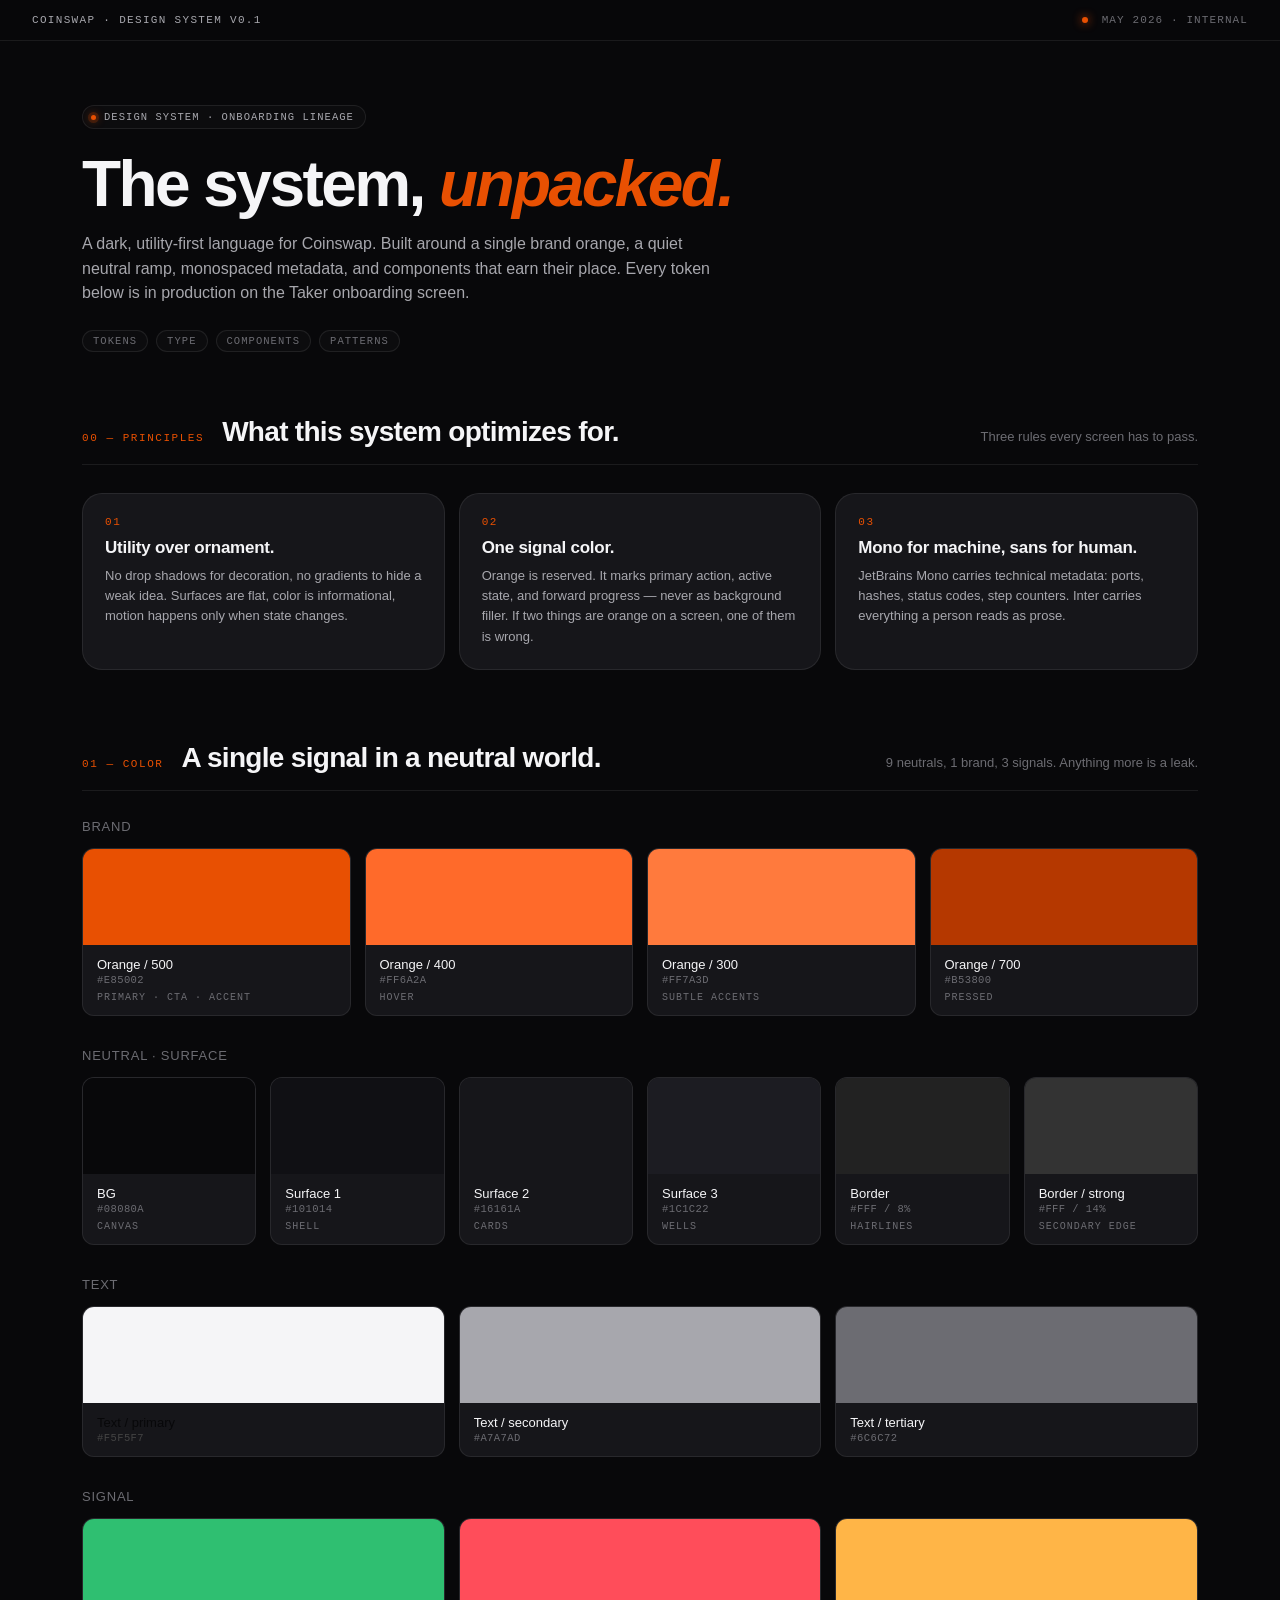
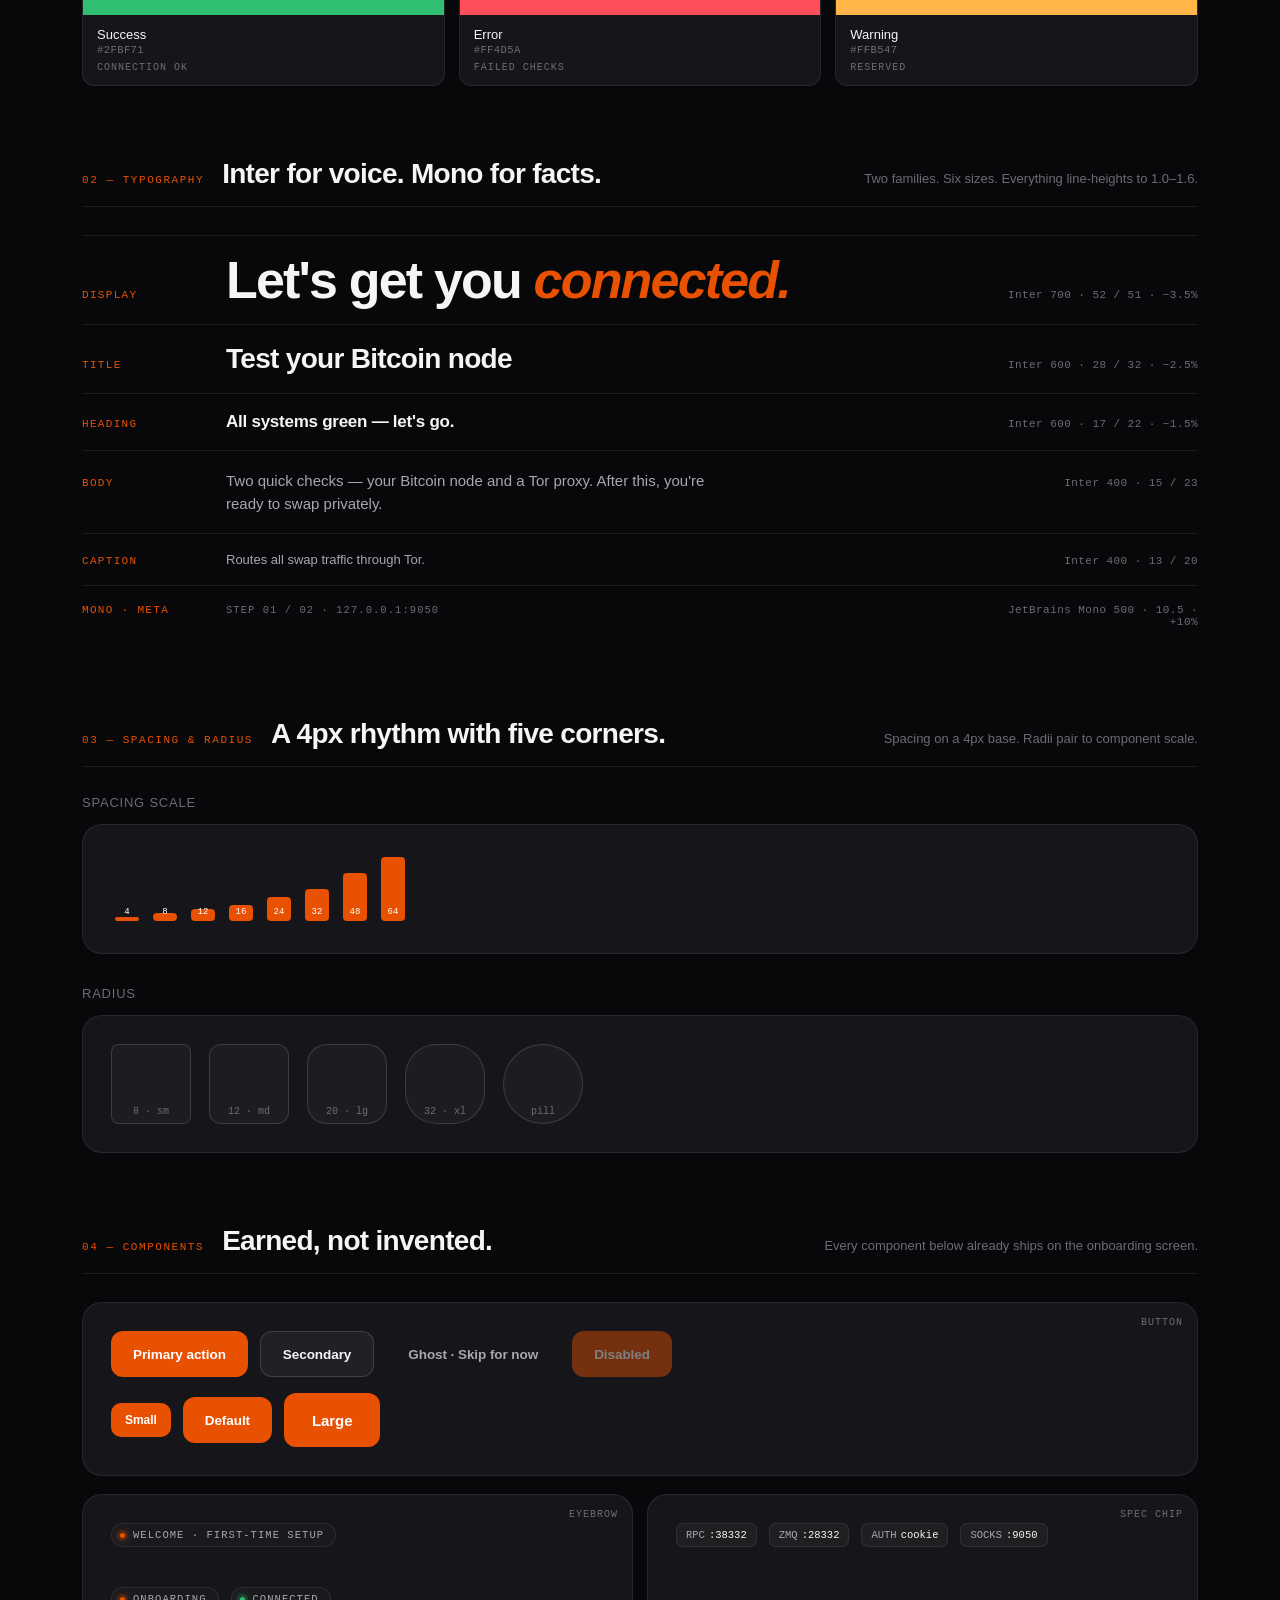
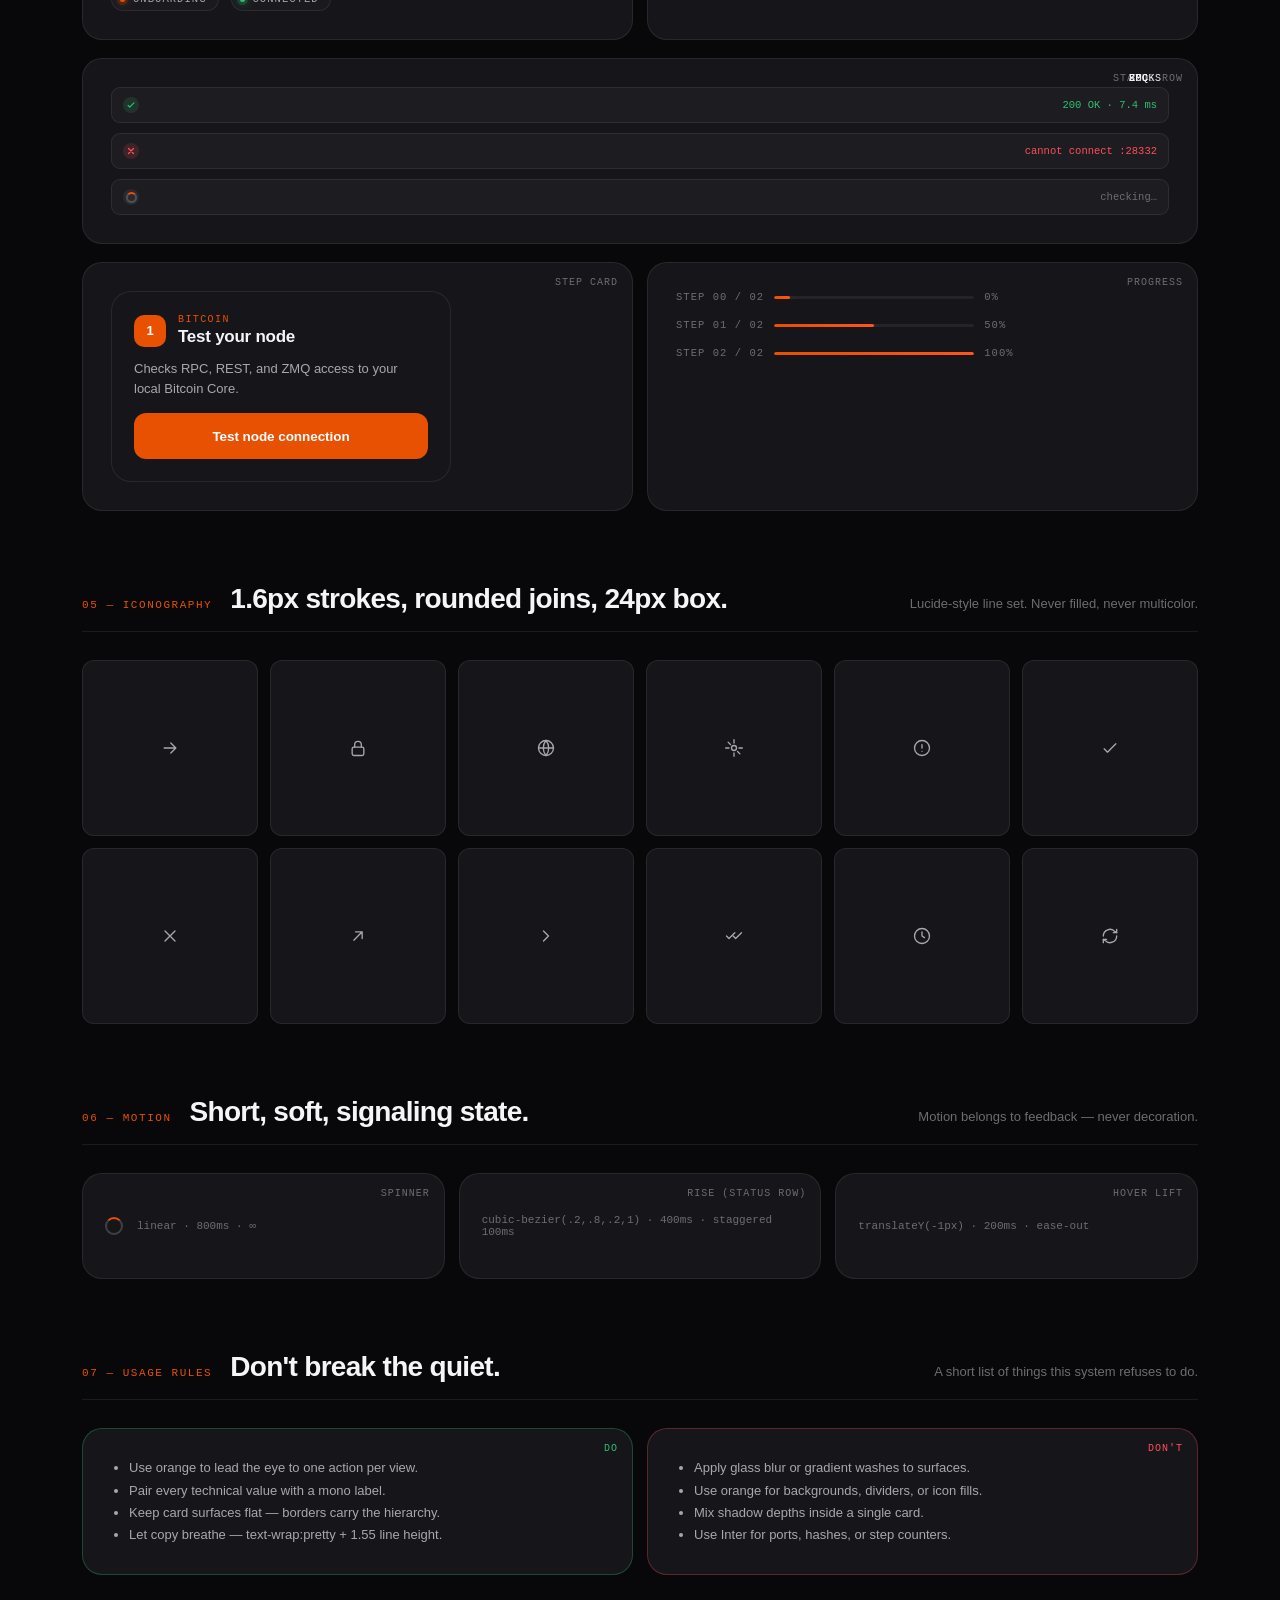
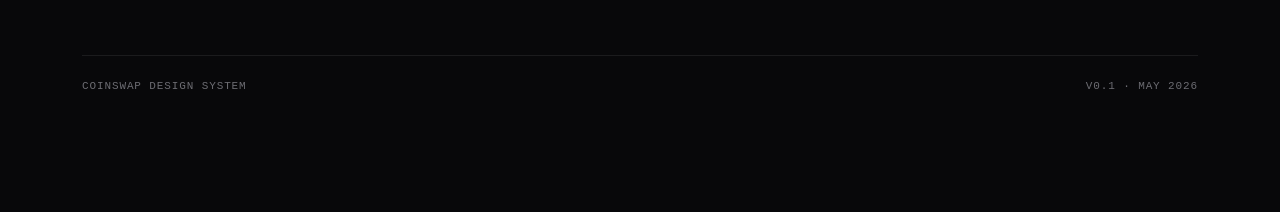
<file: Design System.html>
<!doctype html>
<html lang="en">
<head>
<meta charset="utf-8" />
<title>Coinswap — Design System</title>
<meta name="viewport" content="width=device-width,initial-scale=1" />
<style>
  :root{
    /* Surface */
    --bg: #08080a;
    --surface-1: #101014;
    --surface-2: #16161a;
    --surface-3: #1c1c22;
    --border: rgba(255,255,255,0.08);
    --border-strong: rgba(255,255,255,0.14);

    /* Text */
    --text: #f5f5f7;
    --text-2: #a7a7ad;
    --text-3: #6c6c72;

    /* Brand */
    --orange: #E85002;
    --orange-hover: #FF6A2A;
    --orange-2: #FF541B;
    --orange-soft: #ff7a3d;
    --orange-deep: #b53800;

    /* Signal */
    --green: #2fbf71;
    --red:   #ff4d5a;
    --amber: #ffb547;

    /* Radius */
    --r-sm: 8px;
    --r-md: 12px;
    --r-lg: 20px;
    --r-xl: 32px;
    --r-pill: 999px;

    /* Type */
    --f-sans: -apple-system, BlinkMacSystemFont, 'SF Pro Display', 'SF Pro Text', 'Helvetica Neue', Helvetica, Arial, sans-serif;
    --f-mono: ui-monospace, 'SF Mono', Menlo, Monaco, Consolas, 'Liberation Mono', monospace;
  }
  *{box-sizing:border-box}
  html,body{margin:0;background:var(--bg);color:var(--text);font-family:var(--f-sans);-webkit-font-smoothing:antialiased;font-feature-settings:"ss01","cv11"}

  /* Layout */
  .wrap{max-width:1180px;margin:0 auto;padding:64px 32px 120px}
  .topbar{display:flex;align-items:center;justify-content:space-between;padding:14px 32px;border-bottom:1px solid var(--border);position:sticky;top:0;background:rgba(8,8,10,0.85);backdrop-filter:blur(12px);z-index:10}
  .topbar .name{font-family:var(--f-mono);font-size:11px;letter-spacing:0.12em;text-transform:uppercase;color:var(--text-2)}
  .topbar .meta{font-family:var(--f-mono);font-size:11px;letter-spacing:0.1em;text-transform:uppercase;color:var(--text-3);display:flex;gap:14px;align-items:center}
  .topbar .pip{width:6px;height:6px;border-radius:50%;background:var(--orange);box-shadow:0 0 10px var(--orange)}

  /* Header */
  .hero{display:flex;flex-direction:column;align-items:flex-start;margin-bottom:64px}
  .eyebrow{display:inline-flex;align-items:center;gap:8px;padding:5px 11px 5px 8px;border:1px solid var(--border);border-radius:var(--r-pill);background:rgba(255,255,255,0.02);font-size:10.5px;color:var(--text-2);font-family:var(--f-mono);letter-spacing:0.1em;text-transform:uppercase;margin-bottom:24px}
  .eyebrow .pip{width:5px;height:5px;border-radius:50%;background:var(--orange);box-shadow:0 0 0 3px rgba(232,80,2,0.18), 0 0 10px var(--orange)}
  h1{font-size:64px;font-weight:700;letter-spacing:-0.04em;line-height:0.98;margin:0 0 16px;text-wrap:balance}
  h1 .accent{color:var(--orange);font-style:italic;font-weight:600}
  .lede{color:var(--text-2);font-size:16px;line-height:1.55;max-width:640px;margin:0 0 24px;text-wrap:pretty}
  .breadcrumbs{display:flex;gap:8px;font-family:var(--f-mono);font-size:10.5px;letter-spacing:0.1em;text-transform:uppercase;color:var(--text-3)}
  .breadcrumbs span{padding:4px 10px;border:1px solid var(--border);border-radius:var(--r-pill);background:rgba(255,255,255,0.02)}

  /* Section */
  section{margin-bottom:72px}
  .section-head{display:flex;align-items:baseline;gap:18px;margin-bottom:28px;border-bottom:1px solid var(--border);padding-bottom:16px}
  .section-num{font-family:var(--f-mono);font-size:11px;letter-spacing:0.14em;text-transform:uppercase;color:var(--orange)}
  h2{margin:0;font-size:28px;font-weight:600;letter-spacing:-0.025em;flex:1}
  .section-sub{color:var(--text-3);font-size:13px;max-width:420px;text-align:right}

  /* Grid utilities */
  .grid{display:grid;gap:14px}
  .g-3{grid-template-columns:repeat(3,1fr)}
  .g-4{grid-template-columns:repeat(4,1fr)}
  .g-6{grid-template-columns:repeat(6,1fr)}
  @media (max-width:880px){.g-3,.g-4,.g-6{grid-template-columns:repeat(2,1fr)}}

  /* Color swatches */
  .swatch{border-radius:var(--r-md);overflow:hidden;border:1px solid var(--border);background:var(--surface-2);display:flex;flex-direction:column}
  .swatch .chip{height:96px;position:relative}
  .swatch .meta{padding:12px 14px;display:flex;flex-direction:column;gap:2px}
  .swatch .name{font-size:13px;font-weight:500}
  .swatch .val{font-family:var(--f-mono);font-size:10.5px;color:var(--text-3);letter-spacing:0.04em}
  .swatch .role{font-family:var(--f-mono);font-size:10px;color:var(--text-3);letter-spacing:0.1em;text-transform:uppercase;margin-top:4px}

  /* Type scale */
  .type-row{display:grid;grid-template-columns:120px 1fr 220px;gap:24px;align-items:baseline;padding:18px 0;border-top:1px solid var(--border)}
  .type-row:first-child{border-top:0}
  .type-tag{font-family:var(--f-mono);font-size:11px;color:var(--orange);letter-spacing:0.12em;text-transform:uppercase}
  .type-specs{font-family:var(--f-mono);font-size:11px;color:var(--text-3);text-align:right;letter-spacing:0.04em}

  /* Component card */
  .demo{
    border:1px solid var(--border);border-radius:var(--r-lg);background:var(--surface-2);
    padding:28px;display:flex;flex-direction:column;gap:16px;position:relative;
  }
  .demo .label{position:absolute;top:14px;right:14px;font-family:var(--f-mono);font-size:10px;letter-spacing:0.1em;text-transform:uppercase;color:var(--text-3)}
  .demo-row{display:flex;flex-wrap:wrap;gap:12px;align-items:center}
  .demo-stack{display:flex;flex-direction:column;gap:10px}

  /* Components — reused from product */
  .btn{
    display:inline-flex;align-items:center;justify-content:center;gap:8px;
    height:46px;padding:0 22px;border-radius:var(--r-md);border:0;cursor:pointer;
    font-family:inherit;font-size:13.5px;font-weight:600;letter-spacing:-0.005em;color:#fff;
    background: var(--orange);
    transition: background 0.2s, transform 0.2s;
  }
  .btn:hover{background:var(--orange-hover);transform:translateY(-1px)}
  .btn[disabled]{opacity:0.45;cursor:not-allowed;transform:none}
  .btn.secondary{background:rgba(255,255,255,0.05);color:var(--text);border:1px solid var(--border-strong)}
  .btn.secondary:hover{background:rgba(255,255,255,0.08)}
  .btn.ghost{background:transparent;color:var(--text-2)}
  .btn.ghost:hover{color:var(--text);background:rgba(255,255,255,0.04)}
  .btn.sm{height:34px;padding:0 14px;font-size:12px;border-radius:10px}
  .btn.lg{height:54px;padding:0 28px;font-size:15px}

  /* Spec chip */
  .spec{padding:5px 9px;border-radius:7px;background:rgba(255,255,255,0.04);border:1px solid var(--border);color:var(--text-2);font-family:var(--f-mono);font-size:10.5px;display:inline-flex;gap:4px}
  .spec b{color:var(--text);font-weight:500}

  /* Status row */
  .status-row{
    display:flex;align-items:center;gap:10px;padding:9px 11px;border-radius:9px;
    background:rgba(255,255,255,0.03);border:1px solid var(--border);font-family:var(--f-mono);font-size:10.5px;min-width:280px;
  }
  .status-row .label{color:var(--text);letter-spacing:0.05em;min-width:54px}
  .status-row .msg{margin-left:auto;color:var(--text-3);text-align:right}
  .status-row .indicator{width:16px;height:16px;border-radius:50%;display:flex;align-items:center;justify-content:center;flex-shrink:0}
  .status-row.ok .indicator{background:rgba(47,191,113,0.15);color:var(--green)}
  .status-row.ok .msg{color:var(--green)}
  .status-row.err .indicator{background:rgba(255,77,90,0.15);color:var(--red)}
  .status-row.err .msg{color:var(--red)}
  .status-row.pending .indicator{background:rgba(255,255,255,0.06);color:var(--text-2)}
  .spinner{width:11px;height:11px;border-radius:50%;border:2px solid rgba(255,255,255,0.18);border-top-color:var(--orange);animation:spin 0.8s linear infinite}
  @keyframes spin{to{transform:rotate(360deg)}}

  /* Card */
  .card{
    position:relative;border-radius:var(--r-lg);padding:22px;background:var(--surface-2);
    border:1px solid var(--border);min-width:280px;max-width:340px;
  }
  .card-head{display:flex;align-items:center;gap:12px;margin-bottom:12px}
  .num{
    width:32px;height:32px;border-radius:10px;display:flex;align-items:center;justify-content:center;
    font-weight:700;font-size:13px;color:#fff;flex-shrink:0;background:var(--orange);
  }
  .card-head h3{margin:0;font-size:17px;font-weight:600;letter-spacing:-0.015em}
  .kicker{font-size:10px;color:var(--orange);font-family:var(--f-mono);letter-spacing:0.14em;text-transform:uppercase;display:block;margin-bottom:2px}

  /* Progress */
  .progress-demo{display:flex;align-items:center;gap:10px;font-family:var(--f-mono);font-size:10.5px;color:var(--text-3);letter-spacing:0.1em;text-transform:uppercase}
  .progress-bar{position:relative;width:200px;height:3px;border-radius:var(--r-pill);background:rgba(255,255,255,0.06);overflow:hidden}
  .progress-bar::before{content:"";position:absolute;left:0;top:0;bottom:0;width:var(--w,50%);background:linear-gradient(90deg,var(--orange),var(--orange-2));border-radius:var(--r-pill);box-shadow:0 0 12px rgba(232,80,2,0.6)}

  /* Radius / spacing showcase */
  .radius-demo{display:flex;align-items:flex-end;gap:18px}
  .radius-box{width:80px;height:80px;background:var(--surface-3);border:1px solid var(--border-strong);display:flex;align-items:flex-end;justify-content:center;padding:6px;font-family:var(--f-mono);font-size:10px;color:var(--text-3)}

  .scale-demo{display:flex;align-items:flex-end;gap:14px}
  .scale-bar{background:var(--orange);border-radius:4px;width:24px;position:relative;display:flex;justify-content:center;align-items:flex-end;color:#fff;font-family:var(--f-mono);font-size:9px;padding-bottom:4px}

  /* Iconography */
  .icon-grid{display:grid;grid-template-columns:repeat(6,1fr);gap:12px}
  .icon-tile{border:1px solid var(--border);background:var(--surface-2);border-radius:var(--r-md);aspect-ratio:1;display:flex;align-items:center;justify-content:center;color:var(--text-2);transition:color 0.2s, border-color 0.2s}
  .icon-tile:hover{color:var(--orange);border-color:rgba(232,80,2,0.5)}
  .ic{width:20px;height:20px;stroke:currentColor;fill:none;stroke-width:1.6;stroke-linecap:round;stroke-linejoin:round}

  /* Principles */
  .principles{display:grid;grid-template-columns:repeat(3,1fr);gap:14px}
  @media (max-width:880px){.principles{grid-template-columns:1fr}}
  .principle{padding:22px;border:1px solid var(--border);border-radius:var(--r-lg);background:var(--surface-2)}
  .principle .num-p{font-family:var(--f-mono);color:var(--orange);font-size:11px;letter-spacing:0.14em;text-transform:uppercase;margin-bottom:10px;display:block}
  .principle h4{margin:0 0 8px;font-size:17px;font-weight:600;letter-spacing:-0.015em}
  .principle p{margin:0;color:var(--text-2);font-size:13px;line-height:1.55}

  /* Footer */
  footer{margin-top:80px;padding-top:24px;border-top:1px solid var(--border);display:flex;justify-content:space-between;font-family:var(--f-mono);font-size:11px;color:var(--text-3);letter-spacing:0.08em;text-transform:uppercase}
</style>
</head>
<body>

<header class="topbar">
  <div class="name">Coinswap · Design System v0.1</div>
  <div class="meta"><span class="pip"></span>May 2026 · Internal</div>
</header>

<div class="wrap">

  <!-- HERO -->
  <div class="hero">
    <div class="eyebrow"><span class="pip"></span>Design System · Onboarding lineage</div>
    <h1>The system, <span class="accent">unpacked.</span></h1>
    <p class="lede">A dark, utility-first language for Coinswap. Built around a single brand orange, a quiet neutral ramp, monospaced metadata, and components that earn their place. Every token below is in production on the Taker onboarding screen.</p>
    <div class="breadcrumbs">
      <span>Tokens</span><span>Type</span><span>Components</span><span>Patterns</span>
    </div>
  </div>

  <!-- PRINCIPLES -->
  <section>
    <div class="section-head">
      <span class="section-num">00 — Principles</span>
      <h2>What this system optimizes for.</h2>
      <span class="section-sub">Three rules every screen has to pass.</span>
    </div>
    <div class="principles">
      <div class="principle">
        <span class="num-p">01</span>
        <h4>Utility over ornament.</h4>
        <p>No drop shadows for decoration, no gradients to hide a weak idea. Surfaces are flat, color is informational, motion happens only when state changes.</p>
      </div>
      <div class="principle">
        <span class="num-p">02</span>
        <h4>One signal color.</h4>
        <p>Orange is reserved. It marks primary action, active state, and forward progress — never as background filler. If two things are orange on a screen, one of them is wrong.</p>
      </div>
      <div class="principle">
        <span class="num-p">03</span>
        <h4>Mono for machine, sans for human.</h4>
        <p>JetBrains Mono carries technical metadata: ports, hashes, status codes, step counters. Inter carries everything a person reads as prose.</p>
      </div>
    </div>
  </section>

  <!-- COLOR -->
  <section>
    <div class="section-head">
      <span class="section-num">01 — Color</span>
      <h2>A single signal in a neutral world.</h2>
      <span class="section-sub">9 neutrals, 1 brand, 3 signals. Anything more is a leak.</span>
    </div>

    <h3 style="font-size:13px;font-weight:500;letter-spacing:0.06em;text-transform:uppercase;color:var(--text-3);margin:0 0 14px">Brand</h3>
    <div class="grid g-4">
      <div class="swatch"><div class="chip" style="background:#E85002"></div><div class="meta"><span class="name">Orange / 500</span><span class="val">#E85002</span><span class="role">Primary · CTA · Accent</span></div></div>
      <div class="swatch"><div class="chip" style="background:#FF6A2A"></div><div class="meta"><span class="name">Orange / 400</span><span class="val">#FF6A2A</span><span class="role">Hover</span></div></div>
      <div class="swatch"><div class="chip" style="background:#FF7A3D"></div><div class="meta"><span class="name">Orange / 300</span><span class="val">#FF7A3D</span><span class="role">Subtle accents</span></div></div>
      <div class="swatch"><div class="chip" style="background:#b53800"></div><div class="meta"><span class="name">Orange / 700</span><span class="val">#B53800</span><span class="role">Pressed</span></div></div>
    </div>

    <h3 style="font-size:13px;font-weight:500;letter-spacing:0.06em;text-transform:uppercase;color:var(--text-3);margin:32px 0 14px">Neutral · Surface</h3>
    <div class="grid g-6">
      <div class="swatch"><div class="chip" style="background:#08080a"></div><div class="meta"><span class="name">BG</span><span class="val">#08080A</span><span class="role">Canvas</span></div></div>
      <div class="swatch"><div class="chip" style="background:#101014"></div><div class="meta"><span class="name">Surface 1</span><span class="val">#101014</span><span class="role">Shell</span></div></div>
      <div class="swatch"><div class="chip" style="background:#16161a"></div><div class="meta"><span class="name">Surface 2</span><span class="val">#16161A</span><span class="role">Cards</span></div></div>
      <div class="swatch"><div class="chip" style="background:#1c1c22"></div><div class="meta"><span class="name">Surface 3</span><span class="val">#1C1C22</span><span class="role">Wells</span></div></div>
      <div class="swatch"><div class="chip" style="background:rgba(255,255,255,0.08);background-color:#222"></div><div class="meta"><span class="name">Border</span><span class="val">#FFF / 8%</span><span class="role">Hairlines</span></div></div>
      <div class="swatch"><div class="chip" style="background:rgba(255,255,255,0.14);background-color:#333"></div><div class="meta"><span class="name">Border / strong</span><span class="val">#FFF / 14%</span><span class="role">Secondary edge</span></div></div>
    </div>

    <h3 style="font-size:13px;font-weight:500;letter-spacing:0.06em;text-transform:uppercase;color:var(--text-3);margin:32px 0 14px">Text</h3>
    <div class="grid g-3">
      <div class="swatch"><div class="chip" style="background:#f5f5f7"></div><div class="meta"><span class="name" style="color:#08080a">Text / primary</span><span class="val" style="color:#444">#F5F5F7</span></div></div>
      <div class="swatch"><div class="chip" style="background:#a7a7ad"></div><div class="meta"><span class="name">Text / secondary</span><span class="val">#A7A7AD</span></div></div>
      <div class="swatch"><div class="chip" style="background:#6c6c72"></div><div class="meta"><span class="name">Text / tertiary</span><span class="val">#6C6C72</span></div></div>
    </div>

    <h3 style="font-size:13px;font-weight:500;letter-spacing:0.06em;text-transform:uppercase;color:var(--text-3);margin:32px 0 14px">Signal</h3>
    <div class="grid g-3">
      <div class="swatch"><div class="chip" style="background:#2fbf71"></div><div class="meta"><span class="name">Success</span><span class="val">#2FBF71</span><span class="role">Connection OK</span></div></div>
      <div class="swatch"><div class="chip" style="background:#ff4d5a"></div><div class="meta"><span class="name">Error</span><span class="val">#FF4D5A</span><span class="role">Failed checks</span></div></div>
      <div class="swatch"><div class="chip" style="background:#ffb547"></div><div class="meta"><span class="name">Warning</span><span class="val">#FFB547</span><span class="role">Reserved</span></div></div>
    </div>
  </section>

  <!-- TYPOGRAPHY -->
  <section>
    <div class="section-head">
      <span class="section-num">02 — Typography</span>
      <h2>Inter for voice. Mono for facts.</h2>
      <span class="section-sub">Two families. Six sizes. Everything line-heights to 1.0–1.6.</span>
    </div>

    <div class="type-row">
      <span class="type-tag">Display</span>
      <span style="font-size:52px;font-weight:700;letter-spacing:-0.035em;line-height:1">Let's get you <em style="color:var(--orange);font-weight:600">connected.</em></span>
      <span class="type-specs">Inter 700 · 52 / 51 · −3.5%</span>
    </div>
    <div class="type-row">
      <span class="type-tag">Title</span>
      <span style="font-size:28px;font-weight:600;letter-spacing:-0.025em">Test your Bitcoin node</span>
      <span class="type-specs">Inter 600 · 28 / 32 · −2.5%</span>
    </div>
    <div class="type-row">
      <span class="type-tag">Heading</span>
      <span style="font-size:17px;font-weight:600;letter-spacing:-0.015em">All systems green — let's go.</span>
      <span class="type-specs">Inter 600 · 17 / 22 · −1.5%</span>
    </div>
    <div class="type-row">
      <span class="type-tag">Body</span>
      <span style="font-size:15px;line-height:1.55;color:var(--text-2);max-width:480px">Two quick checks — your Bitcoin node and a Tor proxy. After this, you're ready to swap privately.</span>
      <span class="type-specs">Inter 400 · 15 / 23</span>
    </div>
    <div class="type-row">
      <span class="type-tag">Caption</span>
      <span style="font-size:13px;color:var(--text-2)">Routes all swap traffic through Tor.</span>
      <span class="type-specs">Inter 400 · 13 / 20</span>
    </div>
    <div class="type-row">
      <span class="type-tag">Mono · meta</span>
      <span style="font-family:var(--f-mono);font-size:10.5px;letter-spacing:0.1em;text-transform:uppercase;color:var(--text-3)">Step 01 / 02 · 127.0.0.1:9050</span>
      <span class="type-specs">JetBrains Mono 500 · 10.5 · +10%</span>
    </div>
  </section>

  <!-- SPACING & RADIUS -->
  <section>
    <div class="section-head">
      <span class="section-num">03 — Spacing &amp; Radius</span>
      <h2>A 4px rhythm with five corners.</h2>
      <span class="section-sub">Spacing on a 4px base. Radii pair to component scale.</span>
    </div>

    <h3 style="font-size:13px;font-weight:500;letter-spacing:0.06em;text-transform:uppercase;color:var(--text-3);margin:0 0 14px">Spacing scale</h3>
    <div class="demo" style="padding:32px">
      <div class="scale-demo">
        <div class="scale-bar" style="height:4px">4</div>
        <div class="scale-bar" style="height:8px">8</div>
        <div class="scale-bar" style="height:12px">12</div>
        <div class="scale-bar" style="height:16px">16</div>
        <div class="scale-bar" style="height:24px">24</div>
        <div class="scale-bar" style="height:32px">32</div>
        <div class="scale-bar" style="height:48px">48</div>
        <div class="scale-bar" style="height:64px">64</div>
      </div>
    </div>

    <h3 style="font-size:13px;font-weight:500;letter-spacing:0.06em;text-transform:uppercase;color:var(--text-3);margin:32px 0 14px">Radius</h3>
    <div class="demo">
      <div class="radius-demo">
        <div class="radius-box" style="border-radius:8px">8 · sm</div>
        <div class="radius-box" style="border-radius:12px">12 · md</div>
        <div class="radius-box" style="border-radius:20px">20 · lg</div>
        <div class="radius-box" style="border-radius:32px">32 · xl</div>
        <div class="radius-box" style="border-radius:999px">pill</div>
      </div>
    </div>
  </section>

  <!-- COMPONENTS -->
  <section>
    <div class="section-head">
      <span class="section-num">04 — Components</span>
      <h2>Earned, not invented.</h2>
      <span class="section-sub">Every component below already ships on the onboarding screen.</span>
    </div>

    <!-- Buttons -->
    <div class="demo" style="margin-bottom:18px">
      <span class="label">Button</span>
      <div class="demo-row">
        <button class="btn">Primary action</button>
        <button class="btn secondary">Secondary</button>
        <button class="btn ghost">Ghost · Skip for now</button>
        <button class="btn" disabled>Disabled</button>
      </div>
      <div class="demo-row">
        <button class="btn sm">Small</button>
        <button class="btn">Default</button>
        <button class="btn lg">Large</button>
      </div>
    </div>

    <!-- Eyebrows + chips -->
    <div class="grid" style="grid-template-columns:1fr 1fr;gap:14px;margin-bottom:18px">
      <div class="demo">
        <span class="label">Eyebrow</span>
        <div class="demo-row">
          <span class="eyebrow"><span class="pip"></span>Welcome · First-time setup</span>
        </div>
        <div class="demo-row">
          <span class="eyebrow" style="margin:0"><span class="pip"></span>Onboarding</span>
          <span class="eyebrow" style="margin:0"><span class="pip" style="background:var(--green);box-shadow:0 0 0 3px rgba(47,191,113,0.18),0 0 10px var(--green)"></span>Connected</span>
        </div>
      </div>
      <div class="demo">
        <span class="label">Spec chip</span>
        <div class="demo-row">
          <span class="spec">RPC<b>:38332</b></span>
          <span class="spec">ZMQ<b>:28332</b></span>
          <span class="spec">AUTH<b>cookie</b></span>
          <span class="spec">SOCKS<b>:9050</b></span>
        </div>
      </div>
    </div>

    <!-- Status rows -->
    <div class="demo" style="margin-bottom:18px">
      <span class="label">Status row</span>
      <div class="demo-stack">
        <div class="status-row ok">
          <div class="indicator"><svg viewBox="0 0 24 24" style="width:10px;height:10px" stroke="currentColor" fill="none" stroke-width="3" stroke-linecap="round" stroke-linejoin="round"><path d="M5 13l4 4L19 7"/></svg></div>
          <div class="label" style="color:var(--text)">RPC</div>
          <div class="msg">200 OK · 7.4 ms</div>
        </div>
        <div class="status-row err">
          <div class="indicator"><svg viewBox="0 0 24 24" style="width:10px;height:10px" stroke="currentColor" fill="none" stroke-width="3" stroke-linecap="round" stroke-linejoin="round"><path d="M6 6l12 12M18 6L6 18"/></svg></div>
          <div class="label" style="color:var(--text)">ZMQ</div>
          <div class="msg">cannot connect :28332</div>
        </div>
        <div class="status-row pending">
          <div class="indicator"><div class="spinner"></div></div>
          <div class="label" style="color:var(--text)">SOCKS</div>
          <div class="msg">checking…</div>
        </div>
      </div>
    </div>

    <!-- Card -->
    <div class="grid" style="grid-template-columns:1fr 1fr;gap:14px;margin-bottom:18px">
      <div class="demo">
        <span class="label">Step card</span>
        <div class="card">
          <div class="card-head">
            <div class="num">1</div>
            <div>
              <span class="kicker">Bitcoin</span>
              <h3>Test your node</h3>
            </div>
          </div>
          <p style="color:var(--text-2);font-size:13px;line-height:1.55;margin:0 0 14px">Checks RPC, REST, and ZMQ access to your local Bitcoin Core.</p>
          <button class="btn" style="width:100%">Test node connection</button>
        </div>
      </div>
      <div class="demo">
        <span class="label">Progress</span>
        <div class="progress-demo">
          <span>Step 00 / 02</span>
          <div class="progress-bar" style="--w:8%"></div>
          <span>0%</span>
        </div>
        <div class="progress-demo">
          <span>Step 01 / 02</span>
          <div class="progress-bar" style="--w:50%"></div>
          <span>50%</span>
        </div>
        <div class="progress-demo">
          <span>Step 02 / 02</span>
          <div class="progress-bar" style="--w:100%"></div>
          <span>100%</span>
        </div>
      </div>
    </div>
  </section>

  <!-- ICONOGRAPHY -->
  <section>
    <div class="section-head">
      <span class="section-num">05 — Iconography</span>
      <h2>1.6px strokes, rounded joins, 24px box.</h2>
      <span class="section-sub">Lucide-style line set. Never filled, never multicolor.</span>
    </div>
    <div class="icon-grid">
      <div class="icon-tile"><svg class="ic" viewBox="0 0 24 24"><path d="M5 12h14M13 6l6 6-6 6"/></svg></div>
      <div class="icon-tile"><svg class="ic" viewBox="0 0 24 24"><rect x="5" y="11" width="14" height="10" rx="2"/><path d="M8 11V8a4 4 0 018 0v3"/></svg></div>
      <div class="icon-tile"><svg class="ic" viewBox="0 0 24 24"><circle cx="12" cy="12" r="9"/><path d="M3 12h18M12 3a14 14 0 010 18M12 3a14 14 0 000 18"/></svg></div>
      <div class="icon-tile"><svg class="ic" viewBox="0 0 24 24"><path d="M12 2v4M12 18v4M4.93 4.93l2.83 2.83M16.24 16.24l2.83 2.83M2 12h4M18 12h4"/><circle cx="12" cy="12" r="3"/></svg></div>
      <div class="icon-tile"><svg class="ic" viewBox="0 0 24 24"><circle cx="12" cy="12" r="9"/><path d="M12 8v4M12 16h.01"/></svg></div>
      <div class="icon-tile"><svg class="ic" viewBox="0 0 24 24"><path d="M5 13l4 4L19 7"/></svg></div>
      <div class="icon-tile"><svg class="ic" viewBox="0 0 24 24"><path d="M6 6l12 12M18 6L6 18"/></svg></div>
      <div class="icon-tile"><svg class="ic" viewBox="0 0 24 24"><path d="M7 17L17 7M9 7h8v8"/></svg></div>
      <div class="icon-tile"><svg class="ic" viewBox="0 0 24 24"><path d="M9 18l6-6-6-6"/></svg></div>
      <div class="icon-tile"><svg class="ic" viewBox="0 0 24 24"><path d="M3 12l3 3 7-7"/><path d="M11 12l3 3 7-7"/></svg></div>
      <div class="icon-tile"><svg class="ic" viewBox="0 0 24 24"><circle cx="12" cy="12" r="9"/><path d="M12 7v5l3 2"/></svg></div>
      <div class="icon-tile"><svg class="ic" viewBox="0 0 24 24"><path d="M4 12a8 8 0 0114-5.3L20 8"/><path d="M20 4v4h-4"/><path d="M20 12a8 8 0 01-14 5.3L4 16"/><path d="M4 20v-4h4"/></svg></div>
    </div>
  </section>

  <!-- MOTION -->
  <section>
    <div class="section-head">
      <span class="section-num">06 — Motion</span>
      <h2>Short, soft, signaling state.</h2>
      <span class="section-sub">Motion belongs to feedback — never decoration.</span>
    </div>
    <div class="grid g-3">
      <div class="demo" style="padding:22px">
        <span class="label">Spinner</span>
        <div style="display:flex;align-items:center;gap:14px;height:60px"><div class="spinner" style="width:18px;height:18px;border-width:2.5px"></div><span style="font-family:var(--f-mono);font-size:11px;color:var(--text-3)">linear · 800ms · ∞</span></div>
      </div>
      <div class="demo" style="padding:22px">
        <span class="label">Rise (status row)</span>
        <div style="height:60px;display:flex;align-items:center;font-family:var(--f-mono);font-size:11px;color:var(--text-3)">cubic-bezier(.2,.8,.2,1) · 400ms · staggered 100ms</div>
      </div>
      <div class="demo" style="padding:22px">
        <span class="label">Hover lift</span>
        <div style="height:60px;display:flex;align-items:center;font-family:var(--f-mono);font-size:11px;color:var(--text-3)">translateY(-1px) · 200ms · ease-out</div>
      </div>
    </div>
  </section>

  <!-- USAGE -->
  <section>
    <div class="section-head">
      <span class="section-num">07 — Usage rules</span>
      <h2>Don't break the quiet.</h2>
      <span class="section-sub">A short list of things this system refuses to do.</span>
    </div>
    <div class="grid" style="grid-template-columns:1fr 1fr;gap:14px">
      <div class="demo" style="border-color:rgba(47,191,113,0.3)">
        <span class="label" style="color:var(--green)">Do</span>
        <ul style="margin:0;padding-left:18px;color:var(--text-2);font-size:13px;line-height:1.7">
          <li>Use orange to lead the eye to one action per view.</li>
          <li>Pair every technical value with a mono label.</li>
          <li>Keep card surfaces flat — borders carry the hierarchy.</li>
          <li>Let copy breathe — text-wrap:pretty + 1.55 line height.</li>
        </ul>
      </div>
      <div class="demo" style="border-color:rgba(255,77,90,0.3)">
        <span class="label" style="color:var(--red)">Don't</span>
        <ul style="margin:0;padding-left:18px;color:var(--text-2);font-size:13px;line-height:1.7">
          <li>Apply glass blur or gradient washes to surfaces.</li>
          <li>Use orange for backgrounds, dividers, or icon fills.</li>
          <li>Mix shadow depths inside a single card.</li>
          <li>Use Inter for ports, hashes, or step counters.</li>
        </ul>
      </div>
    </div>
  </section>

  <footer>
    <span>Coinswap Design System</span>
    <span>v0.1 · May 2026</span>
  </footer>

</div>

</body>
</html>
</file>
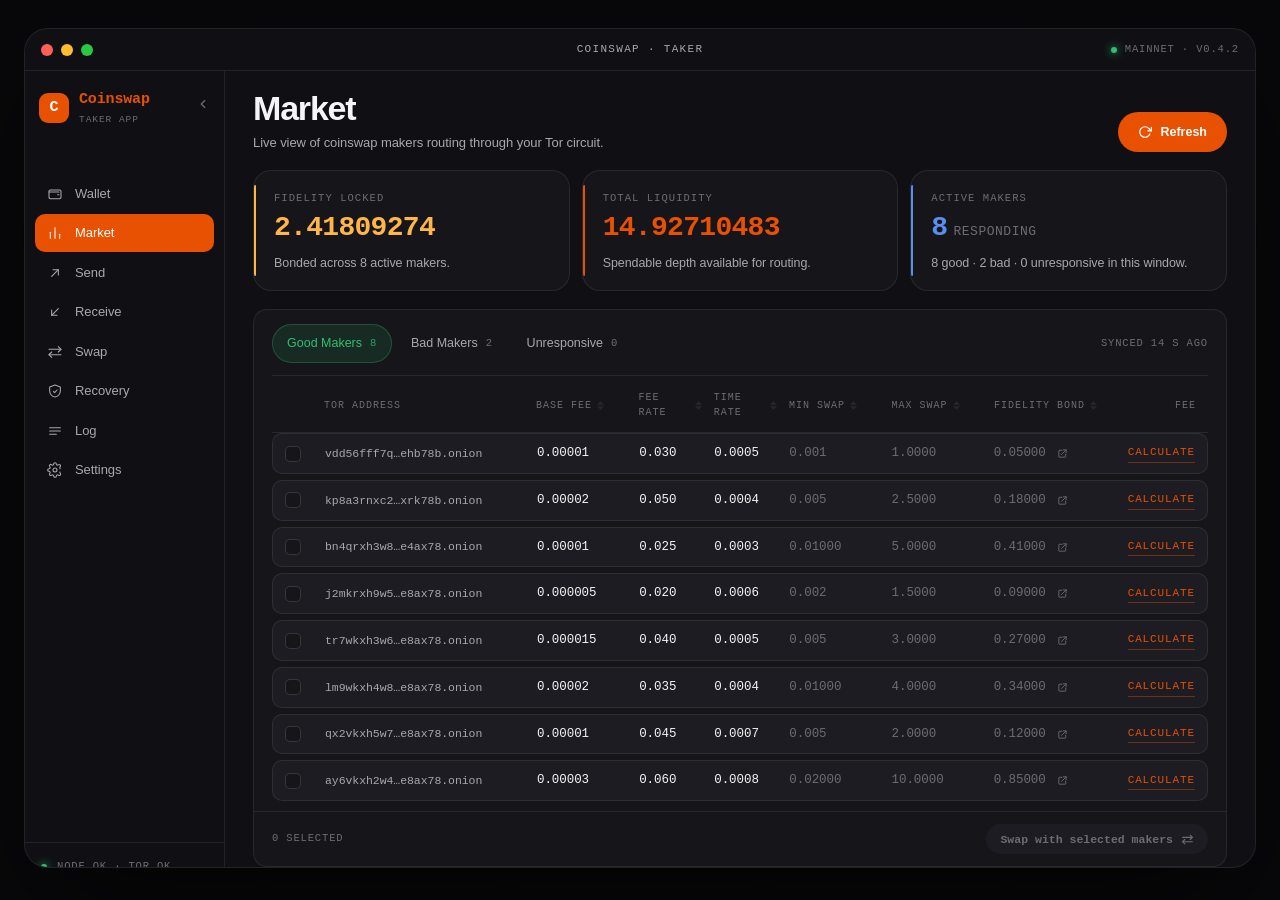
<file: Market.html>
<!doctype html>
<html lang="en">
<head>
<meta charset="utf-8">
<title>Coinswap Taker · Market</title>
<meta name="viewport" content="width=device-width, initial-scale=1">
<link rel="stylesheet" href="market.css">
</head>
<body>

<div class="app">
  <div class="shell expanded" id="shell">

    <!-- Titlebar -->
    <div class="titlebar">
      <div class="lights">
        <span class="light r"></span>
        <span class="light y"></span>
        <span class="light g"></span>
      </div>
      <div class="title-center">Coinswap · Taker</div>
      <div class="title-right">
        <span class="dot"></span>
        <span>Mainnet · v0.4.2</span>
      </div>
    </div>

    <!-- Sidebar -->
    <aside class="sidebar">
      <div class="brand">
        <div class="brand-mark">C</div>
        <div class="brand-text">
          <span class="name">Coinswap</span>
          <span class="sub">Taker app</span>
        </div>
        <button class="toggle-btn" id="collapseBtn" aria-label="Collapse sidebar" title="Collapse">
          <svg viewBox="0 0 24 24" fill="none" stroke="currentColor" stroke-width="2" stroke-linecap="round" stroke-linejoin="round" width="14" height="14"><polyline points="15 18 9 12 15 6"></polyline></svg>
        </button>
        <button class="collapsed-toggle" id="expandBtn" aria-label="Expand sidebar" title="Expand">
          <svg viewBox="0 0 24 24" fill="none" stroke="currentColor" stroke-width="2" stroke-linecap="round" stroke-linejoin="round" width="14" height="14"><line x1="3" y1="6" x2="21" y2="6"></line><line x1="3" y1="12" x2="21" y2="12"></line><line x1="3" y1="18" x2="21" y2="18"></line></svg>
        </button>
      </div>

      <nav class="nav">
        <a href="#" data-tip="Wallet">
          <svg class="ic" viewBox="0 0 24 24" fill="none" stroke="currentColor" stroke-width="1.6" stroke-linecap="round" stroke-linejoin="round"><rect x="3" y="6" width="18" height="13" rx="2"></rect><path d="M16 13h2"></path><path d="M3 9h15"></path></svg>
          <span class="label">Wallet</span>
        </a>
        <a href="#" class="active" data-tip="Market">
          <svg class="ic" viewBox="0 0 24 24" fill="none" stroke="currentColor" stroke-width="1.6" stroke-linecap="round" stroke-linejoin="round"><line x1="5" y1="20" x2="5" y2="11"></line><line x1="12" y1="20" x2="12" y2="4"></line><line x1="19" y1="20" x2="19" y2="14"></line></svg>
          <span class="label">Market</span>
        </a>
        <a href="#" data-tip="Send">
          <svg class="ic" viewBox="0 0 24 24" fill="none" stroke="currentColor" stroke-width="1.6" stroke-linecap="round" stroke-linejoin="round"><line x1="7" y1="17" x2="17" y2="7"></line><polyline points="9 7 17 7 17 15"></polyline></svg>
          <span class="label">Send</span>
        </a>
        <a href="#" data-tip="Receive">
          <svg class="ic" viewBox="0 0 24 24" fill="none" stroke="currentColor" stroke-width="1.6" stroke-linecap="round" stroke-linejoin="round"><line x1="17" y1="7" x2="7" y2="17"></line><polyline points="15 17 7 17 7 9"></polyline></svg>
          <span class="label">Receive</span>
        </a>
        <a href="Swap.html" data-tip="Swap">
          <svg class="ic" viewBox="0 0 24 24" fill="none" stroke="currentColor" stroke-width="1.6" stroke-linecap="round" stroke-linejoin="round"><polyline points="17 4 21 8 17 12"></polyline><line x1="3" y1="8" x2="21" y2="8"></line><polyline points="7 20 3 16 7 12"></polyline><line x1="21" y1="16" x2="3" y2="16"></line></svg>
          <span class="label">Swap</span>
        </a>
        <a href="#" data-tip="Recovery">
          <svg class="ic" viewBox="0 0 24 24" fill="none" stroke="currentColor" stroke-width="1.6" stroke-linecap="round" stroke-linejoin="round"><path d="M12 3l8 3v6c0 4.5-3.5 8.5-8 9-4.5-.5-8-4.5-8-9V6l8-3z"></path><path d="M9.5 12.5l2 2 3.5-4"></path></svg>
          <span class="label">Recovery</span>
        </a>
        <a href="#" data-tip="Log">
          <svg class="ic" viewBox="0 0 24 24" fill="none" stroke="currentColor" stroke-width="1.6" stroke-linecap="round" stroke-linejoin="round"><line x1="4" y1="7" x2="20" y2="7"></line><line x1="4" y1="12" x2="20" y2="12"></line><line x1="4" y1="17" x2="14" y2="17"></line></svg>
          <span class="label">Log</span>
        </a>
        <a href="#" data-tip="Settings">
          <svg class="ic" viewBox="0 0 24 24" fill="none" stroke="currentColor" stroke-width="1.6" stroke-linecap="round" stroke-linejoin="round"><circle cx="12" cy="12" r="3"></circle><path d="M19.4 15a1.65 1.65 0 0 0 .33 1.82l.06.06a2 2 0 1 1-2.83 2.83l-.06-.06a1.65 1.65 0 0 0-1.82-.33 1.65 1.65 0 0 0-1 1.51V21a2 2 0 0 1-4 0v-.09A1.65 1.65 0 0 0 9 19.4a1.65 1.65 0 0 0-1.82.33l-.06.06a2 2 0 1 1-2.83-2.83l.06-.06A1.65 1.65 0 0 0 4.6 15a1.65 1.65 0 0 0-1.51-1H3a2 2 0 0 1 0-4h.09A1.65 1.65 0 0 0 4.6 9a1.65 1.65 0 0 0-.33-1.82l-.06-.06a2 2 0 1 1 2.83-2.83l.06.06A1.65 1.65 0 0 0 9 4.6a1.65 1.65 0 0 0 1-1.51V3a2 2 0 0 1 4 0v.09A1.65 1.65 0 0 0 15 4.6a1.65 1.65 0 0 0 1.82-.33l.06-.06a2 2 0 1 1 2.83 2.83l-.06.06A1.65 1.65 0 0 0 19.4 9c.16.39.24.81.24 1.23"></path></svg>
          <span class="label">Settings</span>
        </a>
      </nav>

      <div class="sidebar-foot">
        <span class="pip"></span>
        <span class="lbl">Node OK · Tor OK</span>
      </div>
    </aside>

    <!-- Main -->
    <main class="main" data-screen-label="Market">
      <header class="page-head">
        <div>
          <h1>Market</h1>
          <div class="subtitle">Live view of coinswap makers routing through your Tor circuit.</div>
        </div>
        <div class="head-actions">
          <button class="btn refresh-btn" id="refreshBtn">
            <svg class="ic" viewBox="0 0 24 24" fill="none" stroke="currentColor" stroke-width="2" stroke-linecap="round" stroke-linejoin="round"><polyline points="23 4 23 10 17 10"></polyline><path d="M20.49 15a9 9 0 1 1-2.12-9.36L23 10"></path></svg>
            Refresh
          </button>
        </div>
      </header>

      <!-- Stat cards -->
      <section class="stats">
        <div class="bcard amber">
          <span class="accent-line"></span>
          <div class="label">Fidelity Locked</div>
          <div class="val">2.41809274</div>
          <div class="sub">Bonded across 8 active makers.</div>
        </div>
        <div class="bcard orange">
          <span class="accent-line"></span>
          <div class="label">Total Liquidity</div>
          <div class="val">14.92710483</div>
          <div class="sub">Spendable depth available for routing.</div>
        </div>
        <div class="bcard blue">
          <span class="accent-line"></span>
          <div class="label">Active Makers</div>
          <div class="val">8 <small>responding</small></div>
          <div class="sub">8 good · 2 bad · 0 unresponsive in this window.</div>
        </div>
      </section>

      <!-- Maker table card -->
      <section class="card market-card">
        <div class="card-head">
          <div class="maker-tabs">
            <div class="tabs" id="tabs">
              <button class="tab good active" data-tab="good">Good Makers <span class="n">8</span></button>
              <button class="tab bad" data-tab="bad">Bad Makers <span class="n">2</span></button>
              <button class="tab unres" data-tab="unres">Unresponsive <span class="n">0</span></button>
            </div>
            <div class="tab-meta">
              <span id="lastPoll">Synced 14 s ago</span>
            </div>
          </div>
        </div>

        <div class="card-body">
          <div class="table" id="table" data-tab="good">
            <div class="table-head" id="tableHead"></div>
            <div class="scroll" id="tableScroll">
              <div id="tableRows"></div>
            </div>
          </div>
        </div>

        <div class="card-foot">
          <span id="footMeta">0 selected</span>
          <button class="btn sm is-disabled" id="swapSelectedBtn" disabled>
            Swap with selected makers
            <svg class="ic" viewBox="0 0 24 24" fill="none" stroke="currentColor" stroke-width="2" stroke-linecap="round" stroke-linejoin="round" style="width:13px;height:13px;"><polyline points="17 4 21 8 17 12"></polyline><line x1="3" y1="8" x2="21" y2="8"></line><polyline points="7 20 3 16 7 12"></polyline><line x1="21" y1="16" x2="3" y2="16"></line></svg>
          </button>
        </div>
      </section>
    </main>
  </div>
</div>

<!-- Calculate modal -->
<div class="modal-backdrop" id="modalBackdrop" hidden>
  <div class="modal" role="dialog" aria-labelledby="modalTitle">
    <div class="modal-head">
      <div>
        <div class="modal-eyebrow">Fee Calculator</div>
        <h3 class="modal-title" id="modalTitle">Estimate swap cost</h3>
        <div class="modal-sub" id="modalMaker">—</div>
      </div>
      <button class="modal-close" id="modalClose" aria-label="Close">
        <svg class="ic" viewBox="0 0 24 24" fill="none" stroke="currentColor" stroke-width="2" stroke-linecap="round" stroke-linejoin="round"><line x1="6" y1="6" x2="18" y2="18"></line><line x1="6" y1="18" x2="18" y2="6"></line></svg>
      </button>
    </div>
    <div class="modal-body">
      <div class="field">
        <label for="swapAmount">Swap amount</label>
        <div class="input-wrap">
          <input id="swapAmount" type="number" step="0.001" min="0" value="0.1">
        </div>
        <div class="field-hint">
          <span>Maker range</span>
          <span class="val" id="rangeHint">0.001 – 1.000</span>
        </div>
      </div>
      <div class="field">
        <label for="locktimePos">Maker position in circuit (n)</label>
        <div class="input-wrap">
          <input id="locktimePos" type="number" step="1" min="0" max="9" value="0">
          <span class="unit">index</span>
        </div>
        <div class="field-hint">
          <span>Refund locktime · 20 × (n + 1)</span>
          <span class="val" id="locktimeHint">20 blocks</span>
        </div>
      </div>

      <div class="formula-block">
        <div class="formula-label">Formula</div>
        <div class="formula-line">
          <span class="fx-tot">Total Fee</span>
          <span class="fx-eq">=</span>
          <span>Base Fee</span>
          <span class="fx-op">+</span>
          <span>(Swap Amount <span class="fx-op">×</span> Fee Rate)</span>
          <span class="fx-op">+</span>
          <span>(Refund Locktime <span class="fx-op">×</span> Swap Amount <span class="fx-op">×</span> Time Rate)</span>
        </div>
      </div>

      <div class="breakdown">
        <div class="bd-row">
          <div>
            <span class="lbl">Base Fee</span>
            <span class="formula" id="bdBase">fixed maker fee</span>
          </div>
          <span class="v" id="vBase">—</span>
        </div>
        <div class="bd-row">
          <div>
            <span class="lbl">Volume Fee</span>
            <span class="formula" id="bdVol">amount × fee rate</span>
          </div>
          <span class="v" id="vVol">—</span>
        </div>
        <div class="bd-row">
          <div>
            <span class="lbl">Time Fee</span>
            <span class="formula" id="bdTime">locktime × amount × time rate</span>
          </div>
          <span class="v" id="vTime">—</span>
        </div>
        <div class="bd-row total">
          <div>
            <span class="lbl">Total Fee</span>
            <span class="formula" id="bdPct">— of swap amount</span>
          </div>
          <span class="v" id="vTotal">—</span>
        </div>
      </div>
    </div>
    <div class="modal-foot">
      <span class="note">Estimates exclude on-chain miner fees</span>
      <button class="btn sm" id="useMakerBtn">Use this maker</button>
    </div>
  </div>
</div>

<script src="market.js"></script>
</body>
</html>
</file>
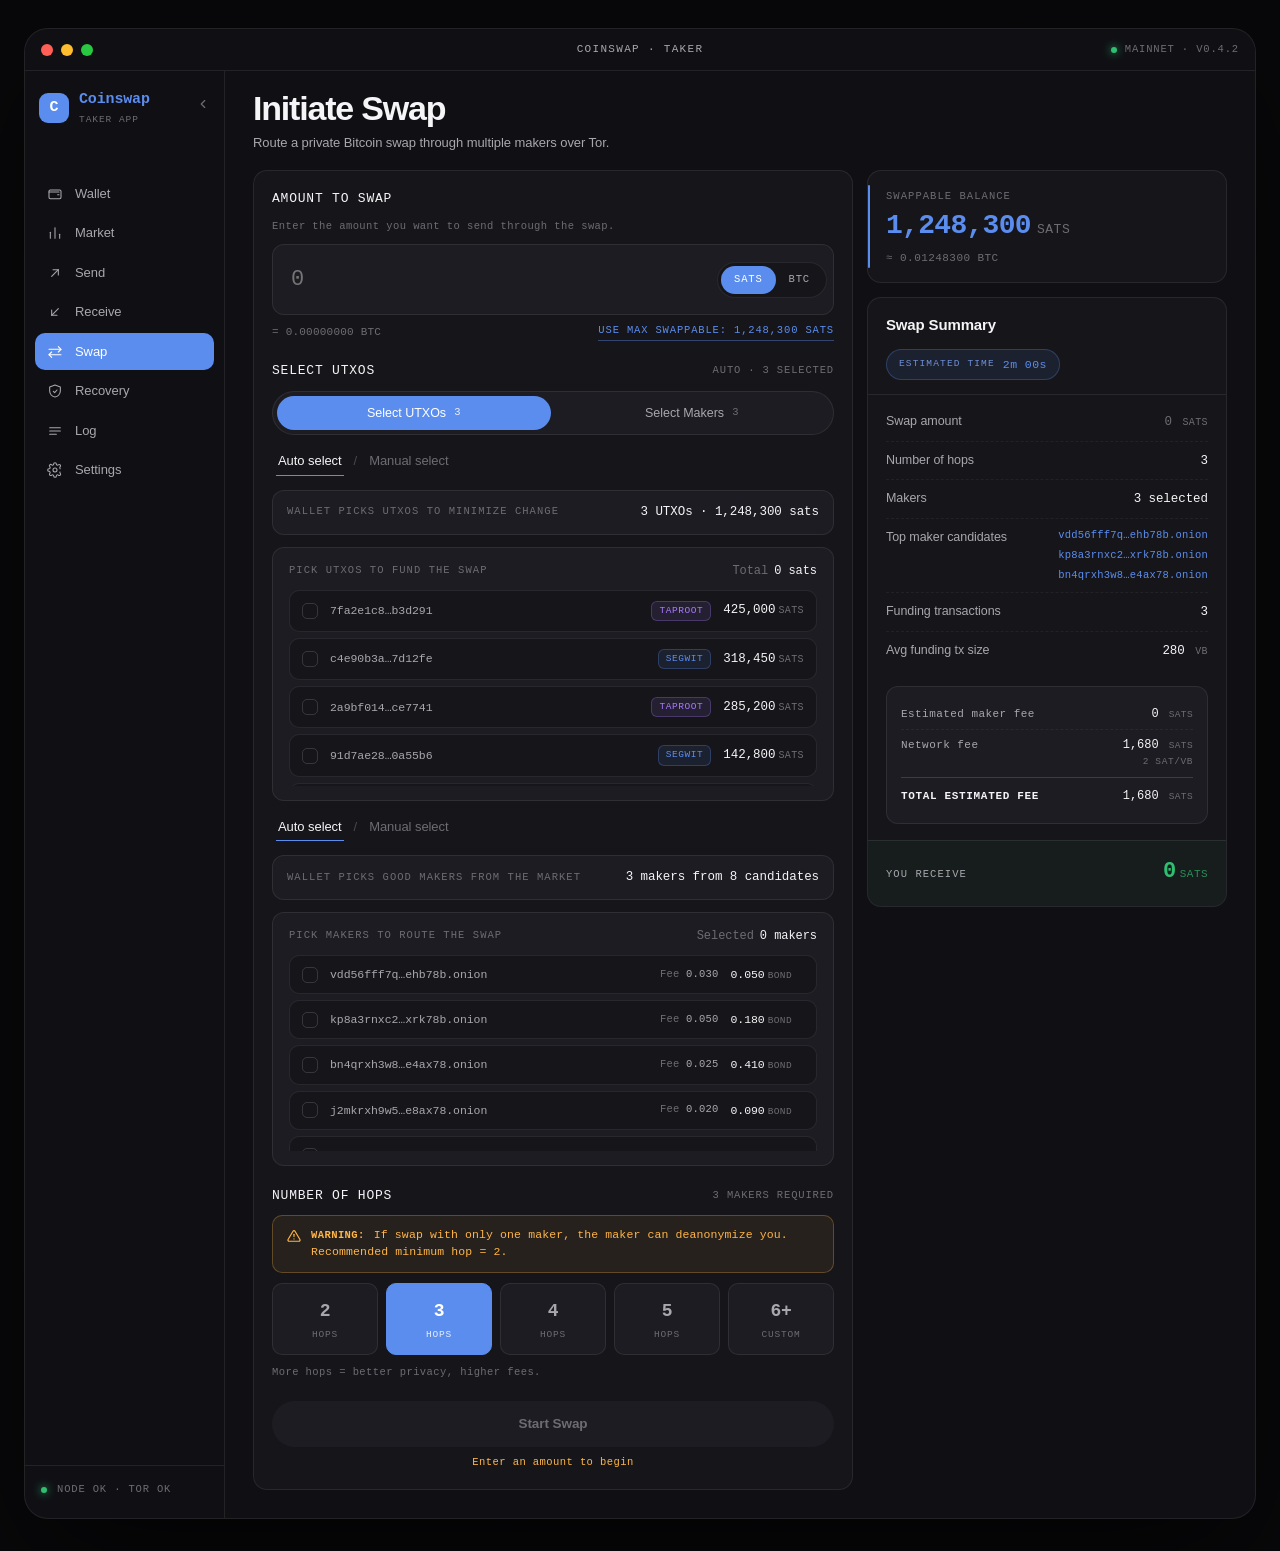
<file: Swap.html>
<!doctype html>
<html lang="en">
<head>
<meta charset="utf-8">
<title>Coinswap Taker · Initiate Swap</title>
<meta name="viewport" content="width=device-width, initial-scale=1">
<link rel="stylesheet" href="swap.css">
</head>
<body>

<div class="app">
  <div class="shell expanded" id="shell">

    <!-- Titlebar -->
    <div class="titlebar">
      <div class="lights">
        <span class="light r"></span>
        <span class="light y"></span>
        <span class="light g"></span>
      </div>
      <div class="title-center">Coinswap · Taker</div>
      <div class="title-right">
        <span class="dot"></span>
        <span>Mainnet · v0.4.2</span>
      </div>
    </div>

    <!-- Sidebar -->
    <aside class="sidebar">
      <div class="brand">
        <div class="brand-mark">C</div>
        <div class="brand-text">
          <span class="name">Coinswap</span>
          <span class="sub">Taker app</span>
        </div>
        <button class="toggle-btn" id="collapseBtn" aria-label="Collapse sidebar" title="Collapse">
          <svg viewBox="0 0 24 24" fill="none" stroke="currentColor" stroke-width="2" stroke-linecap="round" stroke-linejoin="round" width="14" height="14"><polyline points="15 18 9 12 15 6"></polyline></svg>
        </button>
        <button class="collapsed-toggle" id="expandBtn" aria-label="Expand sidebar" title="Expand">
          <svg viewBox="0 0 24 24" fill="none" stroke="currentColor" stroke-width="2" stroke-linecap="round" stroke-linejoin="round" width="14" height="14"><line x1="3" y1="6" x2="21" y2="6"></line><line x1="3" y1="12" x2="21" y2="12"></line><line x1="3" y1="18" x2="21" y2="18"></line></svg>
        </button>
      </div>

      <nav class="nav">
        <a href="#" data-tip="Wallet">
          <svg class="ic" viewBox="0 0 24 24" fill="none" stroke="currentColor" stroke-width="1.6" stroke-linecap="round" stroke-linejoin="round"><rect x="3" y="6" width="18" height="13" rx="2"></rect><path d="M16 13h2"></path><path d="M3 9h15"></path></svg>
          <span class="label">Wallet</span>
        </a>
        <a href="Market.html" data-tip="Market">
          <svg class="ic" viewBox="0 0 24 24" fill="none" stroke="currentColor" stroke-width="1.6" stroke-linecap="round" stroke-linejoin="round"><line x1="5" y1="20" x2="5" y2="11"></line><line x1="12" y1="20" x2="12" y2="4"></line><line x1="19" y1="20" x2="19" y2="14"></line></svg>
          <span class="label">Market</span>
        </a>
        <a href="#" data-tip="Send">
          <svg class="ic" viewBox="0 0 24 24" fill="none" stroke="currentColor" stroke-width="1.6" stroke-linecap="round" stroke-linejoin="round"><line x1="7" y1="17" x2="17" y2="7"></line><polyline points="9 7 17 7 17 15"></polyline></svg>
          <span class="label">Send</span>
        </a>
        <a href="#" data-tip="Receive">
          <svg class="ic" viewBox="0 0 24 24" fill="none" stroke="currentColor" stroke-width="1.6" stroke-linecap="round" stroke-linejoin="round"><line x1="17" y1="7" x2="7" y2="17"></line><polyline points="15 17 7 17 7 9"></polyline></svg>
          <span class="label">Receive</span>
        </a>
        <a href="#" class="active" data-tip="Swap">
          <svg class="ic" viewBox="0 0 24 24" fill="none" stroke="currentColor" stroke-width="1.6" stroke-linecap="round" stroke-linejoin="round"><polyline points="17 4 21 8 17 12"></polyline><line x1="3" y1="8" x2="21" y2="8"></line><polyline points="7 20 3 16 7 12"></polyline><line x1="21" y1="16" x2="3" y2="16"></line></svg>
          <span class="label">Swap</span>
        </a>
        <a href="#" data-tip="Recovery">
          <svg class="ic" viewBox="0 0 24 24" fill="none" stroke="currentColor" stroke-width="1.6" stroke-linecap="round" stroke-linejoin="round"><path d="M12 3l8 3v6c0 4.5-3.5 8.5-8 9-4.5-.5-8-4.5-8-9V6l8-3z"></path><path d="M9.5 12.5l2 2 3.5-4"></path></svg>
          <span class="label">Recovery</span>
        </a>
        <a href="#" data-tip="Log">
          <svg class="ic" viewBox="0 0 24 24" fill="none" stroke="currentColor" stroke-width="1.6" stroke-linecap="round" stroke-linejoin="round"><line x1="4" y1="7" x2="20" y2="7"></line><line x1="4" y1="12" x2="20" y2="12"></line><line x1="4" y1="17" x2="14" y2="17"></line></svg>
          <span class="label">Log</span>
        </a>
        <a href="#" data-tip="Settings">
          <svg class="ic" viewBox="0 0 24 24" fill="none" stroke="currentColor" stroke-width="1.6" stroke-linecap="round" stroke-linejoin="round"><circle cx="12" cy="12" r="3"></circle><path d="M19.4 15a1.65 1.65 0 0 0 .33 1.82l.06.06a2 2 0 1 1-2.83 2.83l-.06-.06a1.65 1.65 0 0 0-1.82-.33 1.65 1.65 0 0 0-1 1.51V21a2 2 0 0 1-4 0v-.09A1.65 1.65 0 0 0 9 19.4a1.65 1.65 0 0 0-1.82.33l-.06.06a2 2 0 1 1-2.83-2.83l.06-.06A1.65 1.65 0 0 0 4.6 15a1.65 1.65 0 0 0-1.51-1H3a2 2 0 0 1 0-4h.09A1.65 1.65 0 0 0 4.6 9a1.65 1.65 0 0 0-.33-1.82l-.06-.06a2 2 0 1 1 2.83-2.83l.06.06A1.65 1.65 0 0 0 9 4.6a1.65 1.65 0 0 0 1-1.51V3a2 2 0 0 1 4 0v.09A1.65 1.65 0 0 0 15 4.6a1.65 1.65 0 0 0 1.82-.33l.06-.06a2 2 0 1 1 2.83 2.83l-.06.06A1.65 1.65 0 0 0 19.4 9c.16.39.24.81.24 1.23"></path></svg>
          <span class="label">Settings</span>
        </a>
      </nav>

      <div class="sidebar-foot">
        <span class="pip"></span>
        <span class="lbl">Node OK · Tor OK</span>
      </div>
    </aside>

    <!-- Main -->
    <main class="main" data-screen-label="Swap">
      <header class="page-head">
        <h1>Initiate Swap</h1>
        <div class="subtitle">Route a private Bitcoin swap through multiple makers over Tor.</div>
      </header>

      <div class="swap-grid">

        <!-- ===== Left: Initiate Swap card ===== -->
        <section class="card">
          <div class="card-body">

            <!-- Amount to swap -->
            <div class="fld">
              <div class="fld-label section">
                <span>Amount to Swap</span>
              </div>
              <div class="hint" id="amtHint">Enter the amount you want to send through the swap.</div>
              <div class="amt-wrap">
                <input id="amount" type="text" inputmode="decimal" placeholder="0" autocomplete="off">
                <div class="seg" id="unitSeg">
                  <button class="active" data-unit="sats">Sats</button>
                  <button data-unit="btc">BTC</button>
                </div>
              </div>
              <div class="amt-meta">
                <span class="conv" id="amtConv">= 0.00000000 BTC</span>
                <a href="#" class="max-link" id="maxLink">Use max swappable: 1,248,300 sats</a>
              </div>
            </div>

            <!-- Picker section: UTXOs | Makers tabs -->
            <div class="fld">
              <div class="fld-label section">
                <span id="pickerTitle">Select UTXOs</span>
                <span class="right" id="pickerCount">Auto · 3 selected</span>
              </div>

              <div class="picker-tabs" id="pickerTabs">
                <button class="active" data-tab="utxo">Select UTXOs <span class="n" id="pickerUtxoN">3</span></button>
                <button data-tab="maker">Select Makers <span class="n" id="pickerMakerN">0</span></button>
              </div>

              <!-- UTXO panel -->
              <div class="picker-panel" id="utxoPanel">
                <div class="am-links" data-target="utxo">
                  <a href="#" class="active" data-mode="auto">Auto select</a>
                  <span class="am-sep">/</span>
                  <a href="#" data-mode="manual">Manual select</a>
                </div>
                <div class="auto-note" id="autoNote">
                  <span class="lbl">Wallet picks UTXOs to minimize change</span>
                  <span class="val" id="autoSummary">3 UTXOs · 1,248,300 sats</span>
                </div>
                <div class="utxo-panel" id="manualPanel" hidden>
                  <div class="panel-head">
                    <span class="panel-title">Pick UTXOs to fund the swap</span>
                    <span class="panel-total"><span class="n">Total</span><span id="manualTotal">0 sats</span></span>
                  </div>
                  <div class="utxo-list" id="utxoList"></div>
                </div>
              </div>

              <!-- Maker panel -->
              <div class="picker-panel" id="makerPanel" hidden>
                <div class="am-links" data-target="maker">
                  <a href="#" class="active" data-mode="auto">Auto select</a>
                  <span class="am-sep">/</span>
                  <a href="#" data-mode="manual">Manual select</a>
                </div>
                <div class="auto-note" id="makerAutoNote">
                  <span class="lbl">Wallet picks good makers from the market</span>
                  <span class="val" id="makerAutoSummary">3 makers from 8 candidates</span>
                </div>
                <div class="utxo-panel" id="makerManualPanel" hidden>
                  <div class="panel-head">
                    <span class="panel-title">Pick makers to route the swap</span>
                    <span class="panel-total"><span class="n">Selected</span><span id="makerManualTotal">0 makers</span></span>
                  </div>
                  <div class="utxo-list maker-list-panel" id="makerList"></div>
                </div>
              </div>
            </div>

            <!-- Hops -->
            <div class="fld">
              <div class="fld-label section">
                <span>Number of Hops</span>
                <span class="right" id="hopMakers">3 makers required</span>
              </div>
              <div class="warn-banner">
                <svg class="ic" viewBox="0 0 24 24" fill="none" stroke="currentColor" stroke-width="2" stroke-linecap="round" stroke-linejoin="round"><path d="M10.29 3.86L1.82 18a2 2 0 0 0 1.71 3h16.94a2 2 0 0 0 1.71-3L13.71 3.86a2 2 0 0 0-3.42 0z"></path><line x1="12" y1="9" x2="12" y2="13"></line><line x1="12" y1="17" x2="12.01" y2="17"></line></svg>
                <span><strong>Warning:</strong> If swap with only one maker, the maker can deanonymize you. Recommended minimum hop = 2.</span>
              </div>
              <div class="hops" id="hops">
                <button class="hop-btn" data-h="2"><span class="n">2</span><span class="sub">Hops</span></button>
                <button class="hop-btn active" data-h="3"><span class="n">3</span><span class="sub">Hops</span></button>
                <button class="hop-btn" data-h="4"><span class="n">4</span><span class="sub">Hops</span></button>
                <button class="hop-btn" data-h="5"><span class="n">5</span><span class="sub">Hops</span></button>
                <button class="hop-btn" data-h="custom"><span class="n">6+</span><span class="sub">Custom</span></button>
              </div>
              <div class="hop-help" id="hopHelp">
                More hops = better privacy, higher fees.
              </div>
            </div>

            <!-- Start Swap -->
            <button class="btn block is-disabled" id="startBtn" disabled>Start Swap</button>
            <div class="hint" id="ctaHint" style="text-align:center; margin-top:-12px;">Enter an amount to begin</div>

          </div>
        </section>

        <!-- ===== Right column ===== -->
        <aside class="right-col">

          <!-- Swappable balance -->
          <div class="bcard">
            <span class="accent-line"></span>
            <div class="label">Swappable Balance</div>
            <div class="val">1,248,300<span style="font-size:13px;color:var(--text-3);font-weight:500;letter-spacing:0.04em;margin-left:6px;text-transform:uppercase;">sats</span></div>
            <div class="sub">≈ 0.01248300 BTC</div>
          </div>

          <!-- Swap Summary -->
          <div class="summary">
            <div class="s-head">
              <h3>Swap Summary</h3>
              <span class="eta">
                <span class="lbl">Estimated Time</span>
                <span class="v" id="sEta">— : —</span>
              </span>
            </div>
            <div class="s-body">
              <div class="s-row">
                <span class="l">Swap amount</span>
                <span class="v muted" id="sAmt">0 <span class="u">sats</span></span>
              </div>
              <div class="s-row">
                <span class="l">Number of hops</span>
                <span class="v" id="sHops">3</span>
              </div>
              <div class="s-row">
                <span class="l">Makers</span>
                <span class="v" id="sMakers">3 selected</span>
              </div>
              <div class="s-row makers">
                <span class="l">Top maker candidates</span>
                <div class="maker-list" id="sMakerList">
                  <span class="m">vdd56fff7q…vh4n2ehb78b</span>
                  <span class="m">kp8a3rnxc2…rgvc4nh2m6x</span>
                  <span class="m">bn4qrxh3w8…rf3vc2yh8n6</span>
                </div>
              </div>
              <div class="s-row">
                <span class="l">Funding transactions</span>
                <span class="v" id="sFundTx">3</span>
              </div>
              <div class="s-row">
                <span class="l">Avg funding tx size</span>
                <span class="v" id="sAvgSize">300 <span class="u">vB</span></span>
              </div>
            </div>

            <div class="fee-block">
              <div class="fee-row">
                <span class="l">Estimated maker fee</span>
                <span class="v muted" id="fMaker">0 <span class="u">sats</span></span>
              </div>
              <div class="fee-row">
                <span class="l">Network fee</span>
                <span class="v" id="fNet">1,800 <span class="u">sats</span>
                  <span class="sub" id="fNetRate">2 sat/vB</span>
                </span>
              </div>
              <div class="fee-row total">
                <span class="l">Total estimated fee</span>
                <span class="v" id="fTotal">1,800 <span class="u">sats</span></span>
              </div>
            </div>

            <div class="receive">
              <span class="l">You receive</span>
              <span class="v" id="sReceive">0<span class="u">sats</span></span>
            </div>
          </div>

        </aside>
      </div>
    </main>
  </div>
</div>

<script src="swap.js"></script>
</body>
</html>
</file>
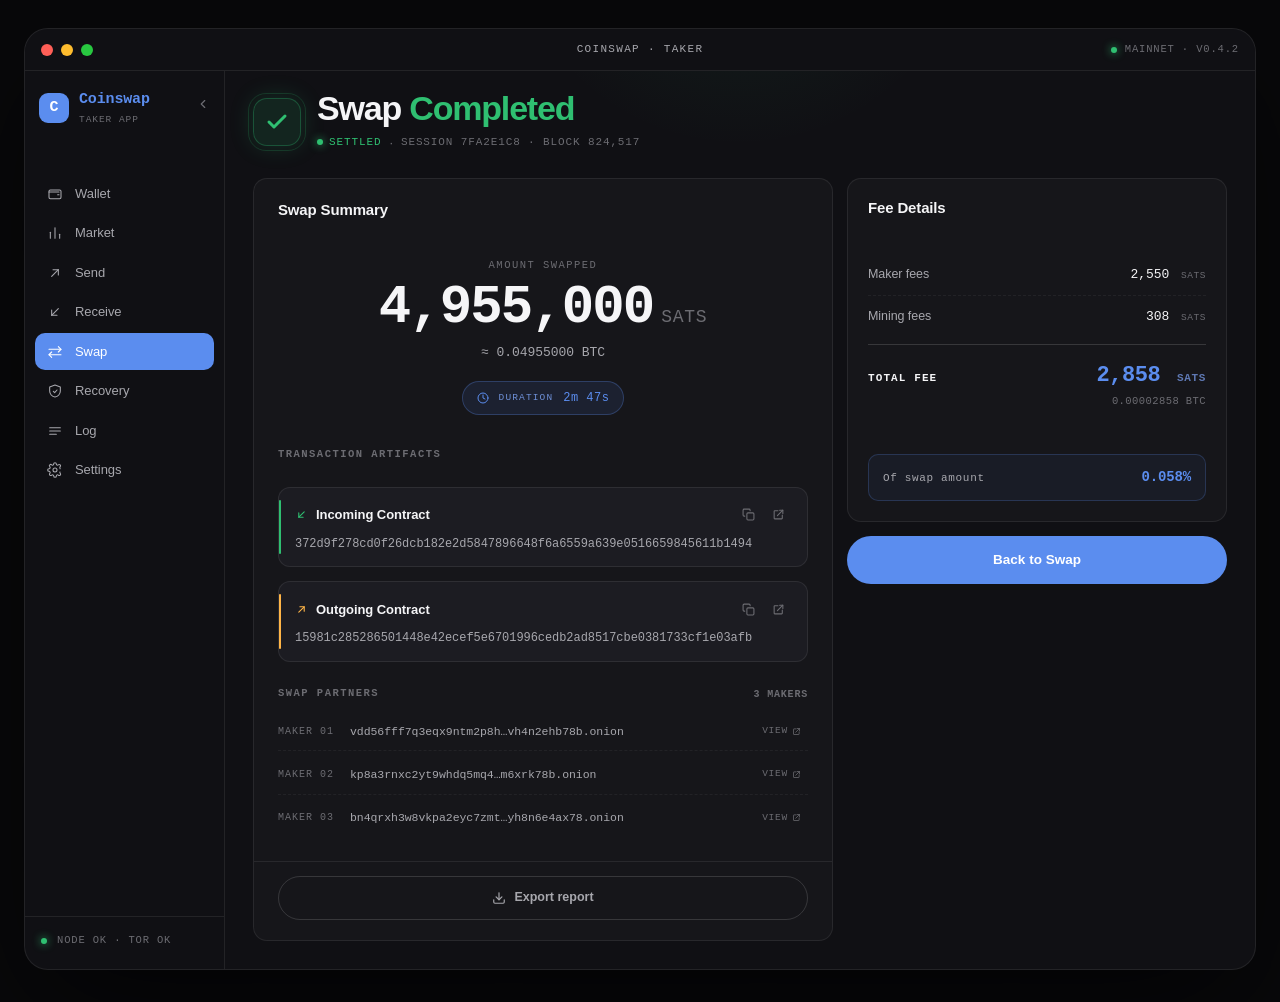
<file: SwapSuccess.html>
<!doctype html>
<html lang="en">
<head>
<meta charset="utf-8">
<title>Coinswap Taker · Swap Completed</title>
<meta name="viewport" content="width=device-width, initial-scale=1">
<link rel="stylesheet" href="swap.css">
<link rel="stylesheet" href="swap-success.css">
</head>
<body>

<div class="app">
  <div class="shell expanded" id="shell">

    <!-- Titlebar -->
    <div class="titlebar">
      <div class="lights">
        <span class="light r"></span>
        <span class="light y"></span>
        <span class="light g"></span>
      </div>
      <div class="title-center">Coinswap · Taker</div>
      <div class="title-right">
        <span class="dot"></span>
        <span>Mainnet · v0.4.2</span>
      </div>
    </div>

    <!-- Sidebar -->
    <aside class="sidebar">
      <div class="brand">
        <div class="brand-mark">C</div>
        <div class="brand-text">
          <span class="name">Coinswap</span>
          <span class="sub">Taker app</span>
        </div>
        <button class="toggle-btn" id="collapseBtn" aria-label="Collapse sidebar" title="Collapse">
          <svg viewBox="0 0 24 24" fill="none" stroke="currentColor" stroke-width="2" stroke-linecap="round" stroke-linejoin="round" width="14" height="14"><polyline points="15 18 9 12 15 6"></polyline></svg>
        </button>
        <button class="collapsed-toggle" id="expandBtn" aria-label="Expand sidebar" title="Expand">
          <svg viewBox="0 0 24 24" fill="none" stroke="currentColor" stroke-width="2" stroke-linecap="round" stroke-linejoin="round" width="14" height="14"><line x1="3" y1="6" x2="21" y2="6"></line><line x1="3" y1="12" x2="21" y2="12"></line><line x1="3" y1="18" x2="21" y2="18"></line></svg>
        </button>
      </div>

      <nav class="nav">
        <a href="#" data-tip="Wallet">
          <svg class="ic" viewBox="0 0 24 24" fill="none" stroke="currentColor" stroke-width="1.6" stroke-linecap="round" stroke-linejoin="round"><rect x="3" y="6" width="18" height="13" rx="2"></rect><path d="M16 13h2"></path><path d="M3 9h15"></path></svg>
          <span class="label">Wallet</span>
        </a>
        <a href="Market.html" data-tip="Market">
          <svg class="ic" viewBox="0 0 24 24" fill="none" stroke="currentColor" stroke-width="1.6" stroke-linecap="round" stroke-linejoin="round"><line x1="5" y1="20" x2="5" y2="11"></line><line x1="12" y1="20" x2="12" y2="4"></line><line x1="19" y1="20" x2="19" y2="14"></line></svg>
          <span class="label">Market</span>
        </a>
        <a href="#" data-tip="Send">
          <svg class="ic" viewBox="0 0 24 24" fill="none" stroke="currentColor" stroke-width="1.6" stroke-linecap="round" stroke-linejoin="round"><line x1="7" y1="17" x2="17" y2="7"></line><polyline points="9 7 17 7 17 15"></polyline></svg>
          <span class="label">Send</span>
        </a>
        <a href="#" data-tip="Receive">
          <svg class="ic" viewBox="0 0 24 24" fill="none" stroke="currentColor" stroke-width="1.6" stroke-linecap="round" stroke-linejoin="round"><line x1="17" y1="7" x2="7" y2="17"></line><polyline points="15 17 7 17 7 9"></polyline></svg>
          <span class="label">Receive</span>
        </a>
        <a href="Swap.html" class="active" data-tip="Swap">
          <svg class="ic" viewBox="0 0 24 24" fill="none" stroke="currentColor" stroke-width="1.6" stroke-linecap="round" stroke-linejoin="round"><polyline points="17 4 21 8 17 12"></polyline><line x1="3" y1="8" x2="21" y2="8"></line><polyline points="7 20 3 16 7 12"></polyline><line x1="21" y1="16" x2="3" y2="16"></line></svg>
          <span class="label">Swap</span>
        </a>
        <a href="#" data-tip="Recovery">
          <svg class="ic" viewBox="0 0 24 24" fill="none" stroke="currentColor" stroke-width="1.6" stroke-linecap="round" stroke-linejoin="round"><path d="M12 3l8 3v6c0 4.5-3.5 8.5-8 9-4.5-.5-8-4.5-8-9V6l8-3z"></path><path d="M9.5 12.5l2 2 3.5-4"></path></svg>
          <span class="label">Recovery</span>
        </a>
        <a href="#" data-tip="Log">
          <svg class="ic" viewBox="0 0 24 24" fill="none" stroke="currentColor" stroke-width="1.6" stroke-linecap="round" stroke-linejoin="round"><line x1="4" y1="7" x2="20" y2="7"></line><line x1="4" y1="12" x2="20" y2="12"></line><line x1="4" y1="17" x2="14" y2="17"></line></svg>
          <span class="label">Log</span>
        </a>
        <a href="#" data-tip="Settings">
          <svg class="ic" viewBox="0 0 24 24" fill="none" stroke="currentColor" stroke-width="1.6" stroke-linecap="round" stroke-linejoin="round"><circle cx="12" cy="12" r="3"></circle><path d="M19.4 15a1.65 1.65 0 0 0 .33 1.82l.06.06a2 2 0 1 1-2.83 2.83l-.06-.06a1.65 1.65 0 0 0-1.82-.33 1.65 1.65 0 0 0-1 1.51V21a2 2 0 0 1-4 0v-.09A1.65 1.65 0 0 0 9 19.4a1.65 1.65 0 0 0-1.82.33l-.06.06a2 2 0 1 1-2.83-2.83l.06-.06A1.65 1.65 0 0 0 4.6 15a1.65 1.65 0 0 0-1.51-1H3a2 2 0 0 1 0-4h.09A1.65 1.65 0 0 0 4.6 9a1.65 1.65 0 0 0-.33-1.82l-.06-.06a2 2 0 1 1 2.83-2.83l.06.06A1.65 1.65 0 0 0 9 4.6a1.65 1.65 0 0 0 1-1.51V3a2 2 0 0 1 4 0v.09A1.65 1.65 0 0 0 15 4.6a1.65 1.65 0 0 0 1.82-.33l.06-.06a2 2 0 1 1 2.83 2.83l-.06.06A1.65 1.65 0 0 0 19.4 9c.16.39.24.81.24 1.23"></path></svg>
          <span class="label">Settings</span>
        </a>
      </nav>

      <div class="sidebar-foot">
        <span class="pip"></span>
        <span class="lbl">Node OK · Tor OK</span>
      </div>
    </aside>

    <main class="main" data-screen-label="Swap completed">
      <div class="success-glow"></div>

      <header class="page-head">
        <div class="success-head">
          <span class="success-check" aria-hidden="true">
            <svg viewBox="0 0 24 24" fill="none" stroke="currentColor" stroke-width="3" stroke-linecap="round" stroke-linejoin="round"><polyline points="20 6 9 17 4 12"></polyline></svg>
          </span>
          <div>
            <h1>Swap <span class="accent-success">Completed</span></h1>
            <div class="success-meta">
              <span class="pip">Settled</span>
              <span style="color:var(--text-3)">·</span>
              <span style="font-family:var(--f-mono);font-size:11px;letter-spacing:0.08em;text-transform:uppercase;color:var(--text-3);">Session 7fa2e1c8 · Block 824,517</span>
            </div>
          </div>
        </div>
      </header>

      <div class="success-grid">
        <!-- ===== Left: Swap Summary ===== -->
        <section class="card summary-card">
          <div class="card-body">
            <h3 class="sec-title" style="margin:0;font-family:var(--f-sans);font-size:15px;font-weight:600;color:var(--text);letter-spacing:-0.01em;text-transform:none;">Swap Summary</h3>

            <div class="amt-hero">
              <div class="label">Amount Swapped</div>
              <div class="val">4,955,000<span class="u">sats</span></div>
              <div class="sub">≈ 0.04955000 BTC</div>
              <div class="time">
                <svg viewBox="0 0 24 24" fill="none" stroke="currentColor" stroke-width="2" stroke-linecap="round" stroke-linejoin="round"><circle cx="12" cy="12" r="10"/><polyline points="12 6 12 12 16 14"/></svg>
                <span class="lbl">Duration</span>
                <span>2m 47s</span>
              </div>
            </div>

            <div class="contract-block">
              <h4 class="sec-title">Transaction Artifacts</h4>

              <div class="contract in">
                <span class="accent-line"></span>
                <div class="c-head">
                  <span class="c-label">
                    <svg viewBox="0 0 24 24" fill="none" stroke="currentColor" stroke-width="2" stroke-linecap="round" stroke-linejoin="round"><line x1="17" y1="7" x2="7" y2="17"></line><polyline points="15 17 7 17 7 9"></polyline></svg>
                    Incoming Contract
                  </span>
                  <span class="c-actions">
                    <button class="icon-btn copy-btn" data-copy="372d9f278cd0f26dcb182e2d5847896648f6a6559a639e0516659845611b1494" title="Copy txid">
                      <svg viewBox="0 0 24 24" fill="none" stroke="currentColor" stroke-width="2" stroke-linecap="round" stroke-linejoin="round"><rect x="9" y="9" width="13" height="13" rx="2"></rect><path d="M5 15H4a2 2 0 0 1-2-2V4a2 2 0 0 1 2-2h9a2 2 0 0 1 2 2v1"></path></svg>
                    </button>
                    <a class="icon-btn" href="#" title="View on mempool.space" onclick="event.preventDefault()">
                      <svg viewBox="0 0 24 24" fill="none" stroke="currentColor" stroke-width="2" stroke-linecap="round" stroke-linejoin="round"><path d="M14 4h6v6"></path><path d="M20 4L10 14"></path><path d="M19 13v6a1 1 0 0 1-1 1H5a1 1 0 0 1-1-1V6a1 1 0 0 1 1-1h6"></path></svg>
                    </a>
                  </span>
                </div>
                <div class="txid">372d9f278cd0f26dcb182e2d5847896648f6a6559a639e0516659845611b1494</div>
              </div>

              <div class="contract out">
                <span class="accent-line"></span>
                <div class="c-head">
                  <span class="c-label">
                    <svg viewBox="0 0 24 24" fill="none" stroke="currentColor" stroke-width="2" stroke-linecap="round" stroke-linejoin="round"><line x1="7" y1="17" x2="17" y2="7"></line><polyline points="9 7 17 7 17 15"></polyline></svg>
                    Outgoing Contract
                  </span>
                  <span class="c-actions">
                    <button class="icon-btn copy-btn" data-copy="15981c285286501448e42ecef5e6701996cedb2ad8517cbe0381733cf1e03afb" title="Copy txid">
                      <svg viewBox="0 0 24 24" fill="none" stroke="currentColor" stroke-width="2" stroke-linecap="round" stroke-linejoin="round"><rect x="9" y="9" width="13" height="13" rx="2"></rect><path d="M5 15H4a2 2 0 0 1-2-2V4a2 2 0 0 1 2-2h9a2 2 0 0 1 2 2v1"></path></svg>
                    </button>
                    <a class="icon-btn" href="#" title="View on mempool.space" onclick="event.preventDefault()">
                      <svg viewBox="0 0 24 24" fill="none" stroke="currentColor" stroke-width="2" stroke-linecap="round" stroke-linejoin="round"><path d="M14 4h6v6"></path><path d="M20 4L10 14"></path><path d="M19 13v6a1 1 0 0 1-1 1H5a1 1 0 0 1-1-1V6a1 1 0 0 1 1-1h6"></path></svg>
                    </a>
                  </span>
                </div>
                <div class="txid">15981c285286501448e42ecef5e6701996cedb2ad8517cbe0381733cf1e03afb</div>
              </div>
            </div>

            <div>
              <h4 class="sec-title">Swap Partners <span style="font-family:var(--f-mono);font-size:10px;color:var(--text-3);letter-spacing:0.08em;">3 makers</span></h4>
              <div class="partners-list">
                <div class="partner-row">
                  <span class="lbl">Maker 01</span>
                  <span class="tor" title="vdd56fff7q3eqx9ntm2p8h4wjk2nrfsvxhq3wsa6rfbg5vh4n2ehb78b.onion">vdd56fff7q3eqx9ntm2p8h…vh4n2ehb78b.onion</span>
                  <a href="#" class="ext" onclick="event.preventDefault()">View
                    <svg viewBox="0 0 24 24" fill="none" stroke="currentColor" stroke-width="2" stroke-linecap="round" stroke-linejoin="round"><path d="M14 4h6v6"></path><path d="M20 4L10 14"></path><path d="M19 13v6a1 1 0 0 1-1 1H5a1 1 0 0 1-1-1V6a1 1 0 0 1 1-1h6"></path></svg>
                  </a>
                </div>
                <div class="partner-row">
                  <span class="lbl">Maker 02</span>
                  <span class="tor" title="kp8a3rnxc2yt9whdq5mq4z8e7vw6tp2lknfa7s3xrgvc4nh2m6xrk78b.onion">kp8a3rnxc2yt9whdq5mq4…m6xrk78b.onion</span>
                  <a href="#" class="ext" onclick="event.preventDefault()">View
                    <svg viewBox="0 0 24 24" fill="none" stroke="currentColor" stroke-width="2" stroke-linecap="round" stroke-linejoin="round"><path d="M14 4h6v6"></path><path d="M20 4L10 14"></path><path d="M19 13v6a1 1 0 0 1-1 1H5a1 1 0 0 1-1-1V6a1 1 0 0 1 1-1h6"></path></svg>
                  </a>
                </div>
                <div class="partner-row">
                  <span class="lbl">Maker 03</span>
                  <span class="tor" title="bn4qrxh3w8vkpa2eyc7zmt5l9fdsu6pj1xhg0wskrf3vc2yh8n6e4ax78.onion">bn4qrxh3w8vkpa2eyc7zmt…yh8n6e4ax78.onion</span>
                  <a href="#" class="ext" onclick="event.preventDefault()">View
                    <svg viewBox="0 0 24 24" fill="none" stroke="currentColor" stroke-width="2" stroke-linecap="round" stroke-linejoin="round"><path d="M14 4h6v6"></path><path d="M20 4L10 14"></path><path d="M19 13v6a1 1 0 0 1-1 1H5a1 1 0 0 1-1-1V6a1 1 0 0 1 1-1h6"></path></svg>
                  </a>
                </div>
              </div>
            </div>
          </div>

          <div class="card-foot">
            <button class="btn ghost" id="exportBtn">
              <svg viewBox="0 0 24 24" fill="none" stroke="currentColor" stroke-width="2" stroke-linecap="round" stroke-linejoin="round" width="14" height="14"><path d="M21 15v4a2 2 0 0 1-2 2H5a2 2 0 0 1-2-2v-4"></path><polyline points="7 10 12 15 17 10"></polyline><line x1="12" y1="15" x2="12" y2="3"></line></svg>
              Export report
            </button>
          </div>
        </section>

        <!-- ===== Right column ===== -->
        <aside class="right-col">
          <section class="card">
            <div class="card-body" style="padding:18px 20px 20px;">
              <h3 class="sec-title" style="font-family:var(--f-sans);font-size:15px;font-weight:600;color:var(--text);letter-spacing:-0.01em;text-transform:none;margin-bottom:14px;">Fee Details</h3>
              <div class="fee-list">
                <div class="fee-row">
                  <span class="l">Maker fees</span>
                  <span class="v">2,550 <span class="u">sats</span></span>
                </div>
                <div class="fee-row">
                  <span class="l">Mining fees</span>
                  <span class="v">308 <span class="u">sats</span></span>
                </div>
                <div class="fee-row total">
                  <span class="l">Total fee</span>
                  <span class="v">
                    2,858 <span class="u" style="font-size:11px;color:rgba(125,163,245,0.7);">sats</span>
                    <span class="sub">0.00002858 BTC</span>
                  </span>
                </div>
              </div>
              <div class="fee-pct-strip">
                <span>Of swap amount</span>
                <span class="pct">0.058%</span>
              </div>
            </div>
          </section>

          <button class="btn back-btn" id="backBtn">Back to Swap</button>
        </aside>
      </div>
    </main>

  </div>
</div>

<script src="swap-success.js"></script>
</body>
</html>
</file>
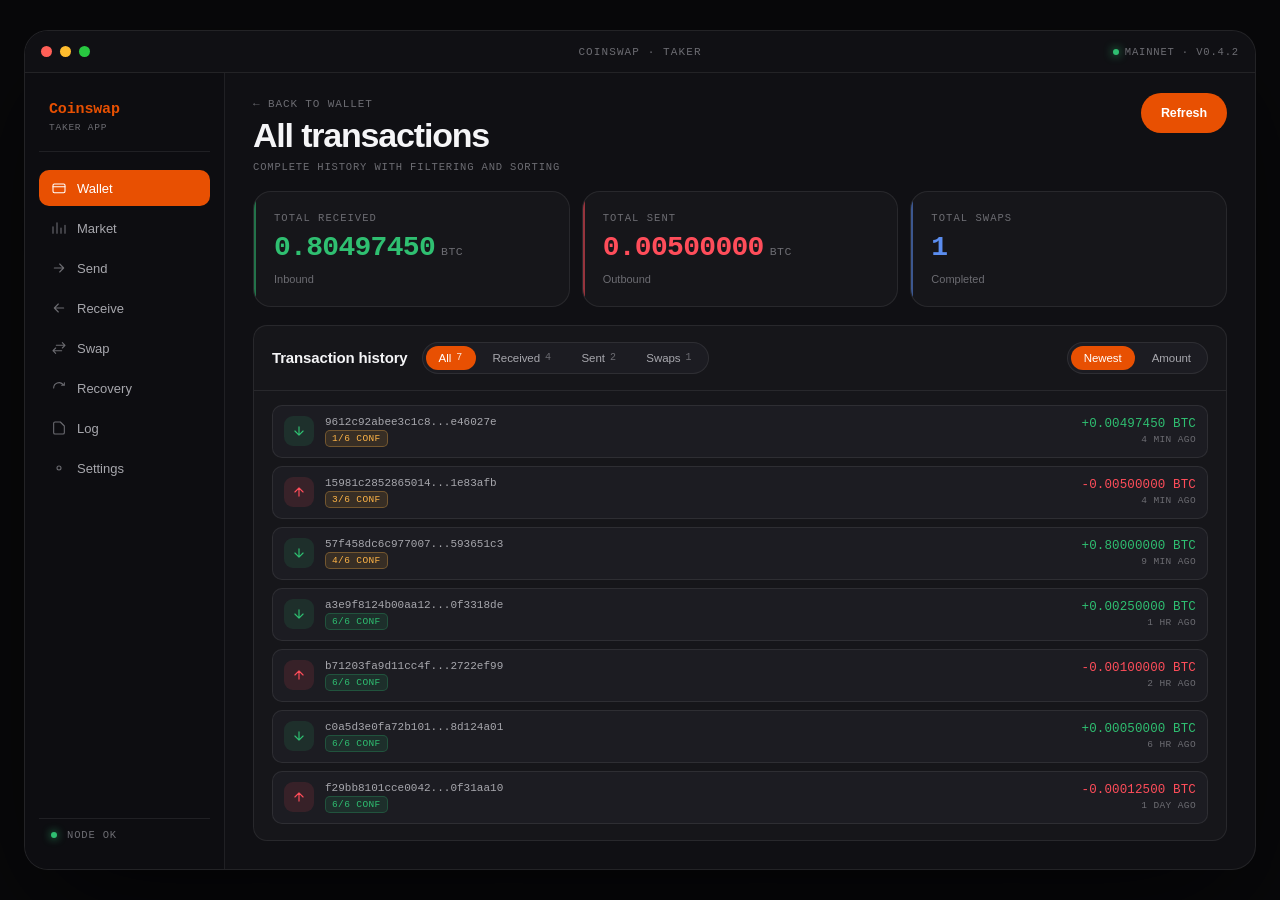
<file: Transactions.html>
<!doctype html>
<html lang="en">
<head>
<meta charset="utf-8" />
<title>Coinswap Taker — All Transactions</title>
<meta name="viewport" content="width=device-width,initial-scale=1" />
<link rel="stylesheet" href="dashboard-shared.css">
</head>
<body>
<div class="shell">
  <div class="titlebar">
    <div class="traffic"><span></span><span></span><span></span></div>
    <div class="titlebar-name">Coinswap · Taker</div>
    <div class="titlebar-right"><span class="dot"></span>Mainnet · v0.4.2</div>
  </div>

  <aside class="sidebar">
    <div class="brand"><h2>Coinswap</h2><p>Taker app</p></div>
    <nav class="nav">
      <a href="Dashboard.html" class="active"><svg class="ic" viewBox="0 0 24 24"><rect x="3" y="6" width="18" height="13" rx="2"/><path d="M3 10h18"/></svg> Wallet</a>
      <a href="#"><svg class="ic" viewBox="0 0 24 24"><path d="M3 20V10M9 20V4M15 20v-8M21 20V8"/></svg> Market</a>
      <a href="#"><svg class="ic" viewBox="0 0 24 24"><path d="M5 12h14M13 6l6 6-6 6"/></svg> Send</a>
      <a href="#"><svg class="ic" viewBox="0 0 24 24"><path d="M19 12H5M11 6l-6 6 6 6"/></svg> Receive</a>
      <a href="#"><svg class="ic" viewBox="0 0 24 24"><path d="M17 4l4 4-4 4M21 8H8M7 20l-4-4 4-4M3 16h13"/></svg> Swap</a>
      <a href="#"><svg class="ic" viewBox="0 0 24 24"><path d="M4 12a8 8 0 0114-5.3L20 8M20 4v4h-4"/></svg> Recovery</a>
      <a href="#"><svg class="ic" viewBox="0 0 24 24"><path d="M14 3H6a2 2 0 00-2 2v14a2 2 0 002 2h12a2 2 0 002-2V9z"/></svg> Log</a>
      <a href="#"><svg class="ic" viewBox="0 0 24 24"><circle cx="12" cy="12" r="3"/></svg> Settings</a>
    </nav>
    <div class="sidebar-foot"><span class="ind"></span>Node OK</div>
  </aside>

  <main class="main">
    <div class="page-head">
      <div>
        <a href="Dashboard.html" style="color:var(--text-3);font-family:ui-monospace, 'SF Mono', Menlo, Monaco, Consolas, 'Liberation Mono', monospace;font-size:11px;letter-spacing:0.08em;text-transform:uppercase;text-decoration:none;display:inline-flex;align-items:center;gap:6px;margin-bottom:6px">← Back to Wallet</a>
        <h1>All transactions</h1>
        <div class="meta" style="margin-top:6px"><span>Complete history with filtering and sorting</span></div>
      </div>
      <button class="btn">Refresh</button>
    </div>

    <section class="balances" style="grid-template-columns:repeat(3,1fr)">
      <div class="bcard green"><span class="accent-line"></span><div class="label">Total received</div><div class="val">0.80497450 <small>BTC</small></div><div class="sub">Inbound</div></div>
      <div class="bcard"><span class="accent-line" style="color:var(--red)"></span><div class="label">Total sent</div><div class="val" style="color:var(--red)">0.00500000 <small style="color:var(--text-3)">BTC</small></div><div class="sub">Outbound</div></div>
      <div class="bcard blue"><span class="accent-line"></span><div class="label">Total swaps</div><div class="val">1</div><div class="sub">Completed</div></div>
    </section>

    <section class="card" style="flex:1;min-height:0">
      <div class="card-head">
        <div style="display:flex;align-items:center;gap:14px">
          <h3>Transaction history</h3>
          <div class="filter-tabs">
            <button class="active">All <span class="n">7</span></button>
            <button>Received <span class="n">4</span></button>
            <button>Sent <span class="n">2</span></button>
            <button>Swaps <span class="n">1</span></button>
          </div>
        </div>
        <div class="filter-tabs">
          <button class="active">Newest</button>
          <button>Amount</button>
        </div>
      </div>
      <div class="card-body">
        <div class="scroll" id="txList"></div>
      </div>
    </section>
  </main>
</div>

<script>
const TXS = [
  { dir:'in',  id:'9612c92abee3c1c8...e46027e', amt:'+0.00497450', conf:'1/6', time:'4 min ago' },
  { dir:'out', id:'15981c2852865014...1e83afb', amt:'-0.00500000', conf:'3/6', time:'4 min ago' },
  { dir:'in',  id:'57f458dc6c977007...593651c3', amt:'+0.80000000', conf:'4/6', time:'9 min ago' },
  { dir:'in',  id:'a3e9f8124b00aa12...0f3318de', amt:'+0.00250000', conf:'6/6', time:'1 hr ago', full:true },
  { dir:'out', id:'b71203fa9d11cc4f...2722ef99', amt:'-0.00100000', conf:'6/6', time:'2 hr ago', full:true },
  { dir:'in',  id:'c0a5d3e0fa72b101...8d124a01', amt:'+0.00050000', conf:'6/6', time:'6 hr ago', full:true },
  { dir:'out', id:'f29bb8101cce0042...0f31aa10', amt:'-0.00012500', conf:'6/6', time:'1 day ago', full:true }
];
document.getElementById('txList').innerHTML = TXS.map(t=>`
  <div class="tx-row ${t.dir}">
    <div class="tx-arrow">
      <svg viewBox="0 0 24 24" stroke="currentColor" fill="none" stroke-width="2" stroke-linecap="round" stroke-linejoin="round" width="14" height="14">${t.dir==='in'?'<path d="M12 5v14M5 12l7 7 7-7"/>':'<path d="M12 19V5M5 12l7-7 7 7"/>'}</svg>
    </div>
    <div class="tx-mid">
      <span class="id">${t.id}</span>
      <div class="meta-row"><span class="conf ${t.full?'full':''}">${t.conf} conf</span></div>
    </div>
    <div class="tx-right">
      <span class="amt">${t.amt} BTC</span>
      <span class="time">${t.time}</span>
    </div>
  </div>
`).join('');
</script>
</body>
</html>
</file>
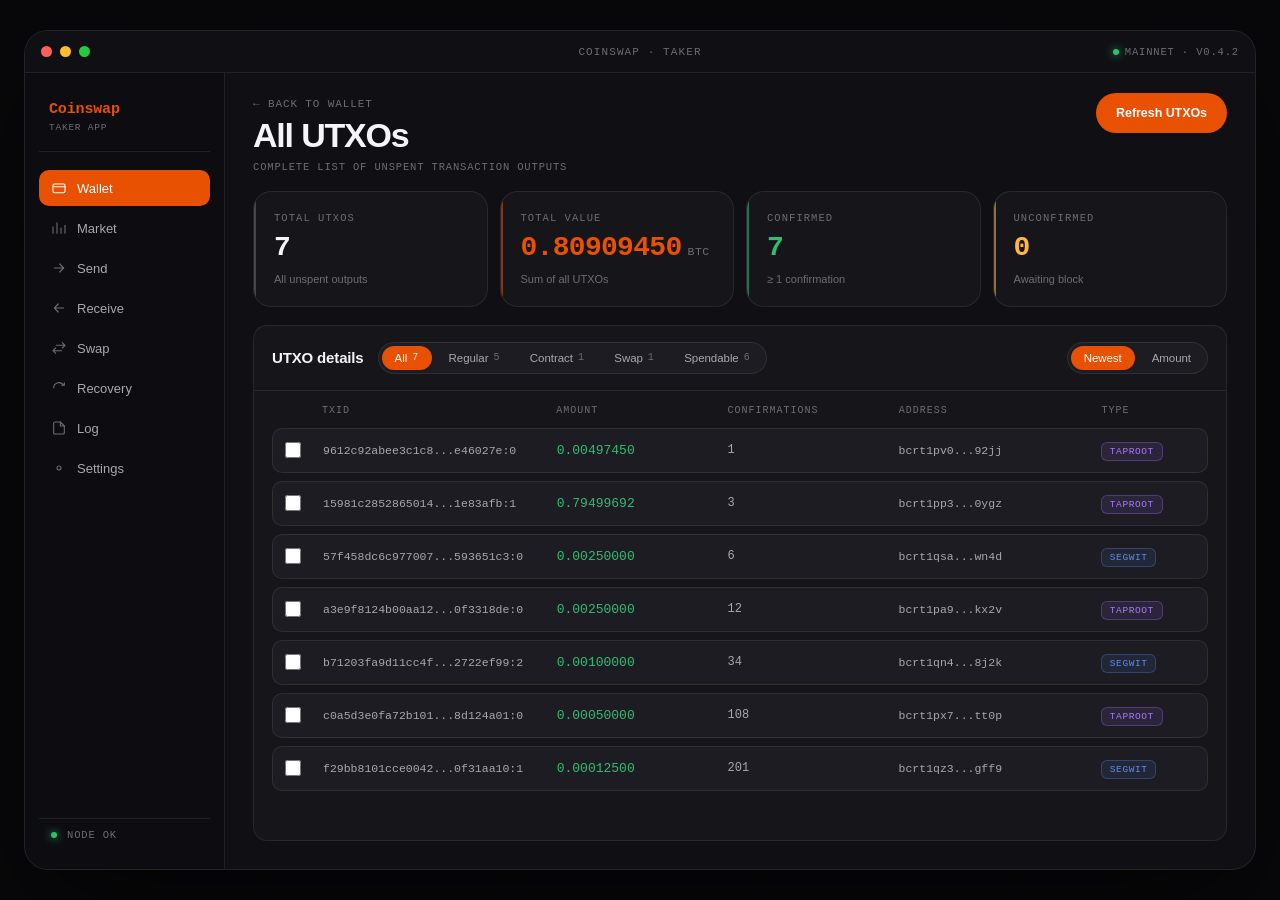
<file: UTXOs.html>
<!doctype html>
<html lang="en">
<head>
<meta charset="utf-8" />
<title>Coinswap Taker — All UTXOs</title>
<meta name="viewport" content="width=device-width,initial-scale=1" />
<link rel="stylesheet" href="dashboard-shared.css">
</head>
<body>

<div class="shell">
  <div class="titlebar">
    <div class="traffic"><span></span><span></span><span></span></div>
    <div class="titlebar-name">Coinswap · Taker</div>
    <div class="titlebar-right"><span class="dot"></span>Mainnet · v0.4.2</div>
  </div>

  <aside class="sidebar">
    <div class="brand"><h2>Coinswap</h2><p>Taker app</p></div>
    <nav class="nav">
      <a href="Dashboard.html" class="active"><svg class="ic" viewBox="0 0 24 24"><rect x="3" y="6" width="18" height="13" rx="2"/><path d="M3 10h18"/></svg> Wallet</a>
      <a href="#"><svg class="ic" viewBox="0 0 24 24"><path d="M3 20V10M9 20V4M15 20v-8M21 20V8"/></svg> Market</a>
      <a href="#"><svg class="ic" viewBox="0 0 24 24"><path d="M5 12h14M13 6l6 6-6 6"/></svg> Send</a>
      <a href="#"><svg class="ic" viewBox="0 0 24 24"><path d="M19 12H5M11 6l-6 6 6 6"/></svg> Receive</a>
      <a href="#"><svg class="ic" viewBox="0 0 24 24"><path d="M17 4l4 4-4 4M21 8H8M7 20l-4-4 4-4M3 16h13"/></svg> Swap</a>
      <a href="#"><svg class="ic" viewBox="0 0 24 24"><path d="M4 12a8 8 0 0114-5.3L20 8M20 4v4h-4"/></svg> Recovery</a>
      <a href="#"><svg class="ic" viewBox="0 0 24 24"><path d="M14 3H6a2 2 0 00-2 2v14a2 2 0 002 2h12a2 2 0 002-2V9z"/><path d="M14 3v6h6"/></svg> Log</a>
      <a href="#"><svg class="ic" viewBox="0 0 24 24"><circle cx="12" cy="12" r="3"/></svg> Settings</a>
    </nav>
    <div class="sidebar-foot"><span class="ind"></span>Node OK</div>
  </aside>

  <main class="main">
    <div class="page-head">
      <div>
        <a href="Dashboard.html" style="color:var(--text-3);font-family:ui-monospace, 'SF Mono', Menlo, Monaco, Consolas, 'Liberation Mono', monospace;font-size:11px;letter-spacing:0.08em;text-transform:uppercase;text-decoration:none;display:inline-flex;align-items:center;gap:6px;margin-bottom:6px">← Back to Wallet</a>
        <h1>All UTXOs</h1>
        <div class="meta" style="margin-top:6px"><span>Complete list of unspent transaction outputs</span></div>
      </div>
      <button class="btn">Refresh UTXOs</button>
    </div>

    <section class="balances">
      <div class="bcard"><span class="accent-line" style="color:var(--text-3)"></span><div class="label">Total UTXOs</div><div class="val" style="color:var(--text)">7</div><div class="sub">All unspent outputs</div></div>
      <div class="bcard orange"><span class="accent-line"></span><div class="label">Total value</div><div class="val">0.80909450 <small>BTC</small></div><div class="sub">Sum of all UTXOs</div></div>
      <div class="bcard green"><span class="accent-line"></span><div class="label">Confirmed</div><div class="val">7</div><div class="sub">≥ 1 confirmation</div></div>
      <div class="bcard"><span class="accent-line" style="color:var(--amber)"></span><div class="label">Unconfirmed</div><div class="val" style="color:var(--amber)">0</div><div class="sub">Awaiting block</div></div>
    </section>

    <section class="card" style="flex:1;min-height:0">
      <div class="card-head">
        <div style="display:flex;align-items:center;gap:14px">
          <h3>UTXO details</h3>
          <div class="filter-tabs">
            <button class="active">All <span class="n">7</span></button>
            <button>Regular <span class="n">5</span></button>
            <button>Contract <span class="n">1</span></button>
            <button>Swap <span class="n">1</span></button>
            <button>Spendable <span class="n">6</span></button>
          </div>
        </div>
        <div class="filter-tabs">
          <button class="active">Newest</button>
          <button>Amount</button>
        </div>
      </div>
      <div class="card-body">
        <div class="utxo-head" style="grid-template-columns:24px 1.4fr 1fr 1fr 1.2fr 0.6fr">
          <span></span><span>Txid</span><span>Amount</span><span>Confirmations</span><span>Address</span><span>Type</span>
        </div>
        <div class="scroll" id="utxoList"></div>
      </div>
    </section>
  </main>
</div>

<script>
const UTXOS = [
  { txid:'9612c92abee3c1c8...e46027e:0', amt:'0.00497450', conf:1, script:'taproot', type:'regular', addr:'bcrt1pv0...92jj' },
  { txid:'15981c2852865014...1e83afb:1', amt:'0.79499692', conf:3, script:'taproot', type:'regular', addr:'bcrt1pp3...0ygz' },
  { txid:'57f458dc6c977007...593651c3:0', amt:'0.00250000', conf:6, script:'segwit', type:'swap', addr:'bcrt1qsa...wn4d' },
  { txid:'a3e9f8124b00aa12...0f3318de:0', amt:'0.00250000', conf:12, script:'taproot', type:'regular', addr:'bcrt1pa9...kx2v' },
  { txid:'b71203fa9d11cc4f...2722ef99:2', amt:'0.00100000', conf:34, script:'segwit', type:'regular', addr:'bcrt1qn4...8j2k' },
  { txid:'c0a5d3e0fa72b101...8d124a01:0', amt:'0.00050000', conf:108, script:'taproot', type:'contract', addr:'bcrt1px7...tt0p' },
  { txid:'f29bb8101cce0042...0f31aa10:1', amt:'0.00012500', conf:201, script:'segwit', type:'regular', addr:'bcrt1qz3...gff9' }
];
document.getElementById('utxoList').innerHTML = UTXOS.map(u=>`
  <div class="utxo-row" style="grid-template-columns:24px 1.4fr 1fr 1fr 1.2fr 0.6fr">
    <input type="checkbox" style="accent-color:var(--orange);width:16px;height:16px;margin:0">
    <span class="id" style="font-family:ui-monospace, 'SF Mono', Menlo, Monaco, Consolas, 'Liberation Mono', monospace;font-size:11.5px;color:var(--text-2)">${u.txid}</span>
    <span class="amt" style="font-family:ui-monospace, 'SF Mono', Menlo, Monaco, Consolas, 'Liberation Mono', monospace;font-size:13px;color:var(--green)">${u.amt}</span>
    <span style="font-family:ui-monospace, 'SF Mono', Menlo, Monaco, Consolas, 'Liberation Mono', monospace;font-size:12px;color:var(--text-2)">${u.conf}</span>
    <span style="font-family:ui-monospace, 'SF Mono', Menlo, Monaco, Consolas, 'Liberation Mono', monospace;font-size:11.5px;color:var(--text-2)">${u.addr}</span>
    <span><span class="pill ${u.script}">${u.script==='taproot'?'Taproot':'SegWit'}</span></span>
  </div>
`).join('');
</script>
</body>
</html>
</file>
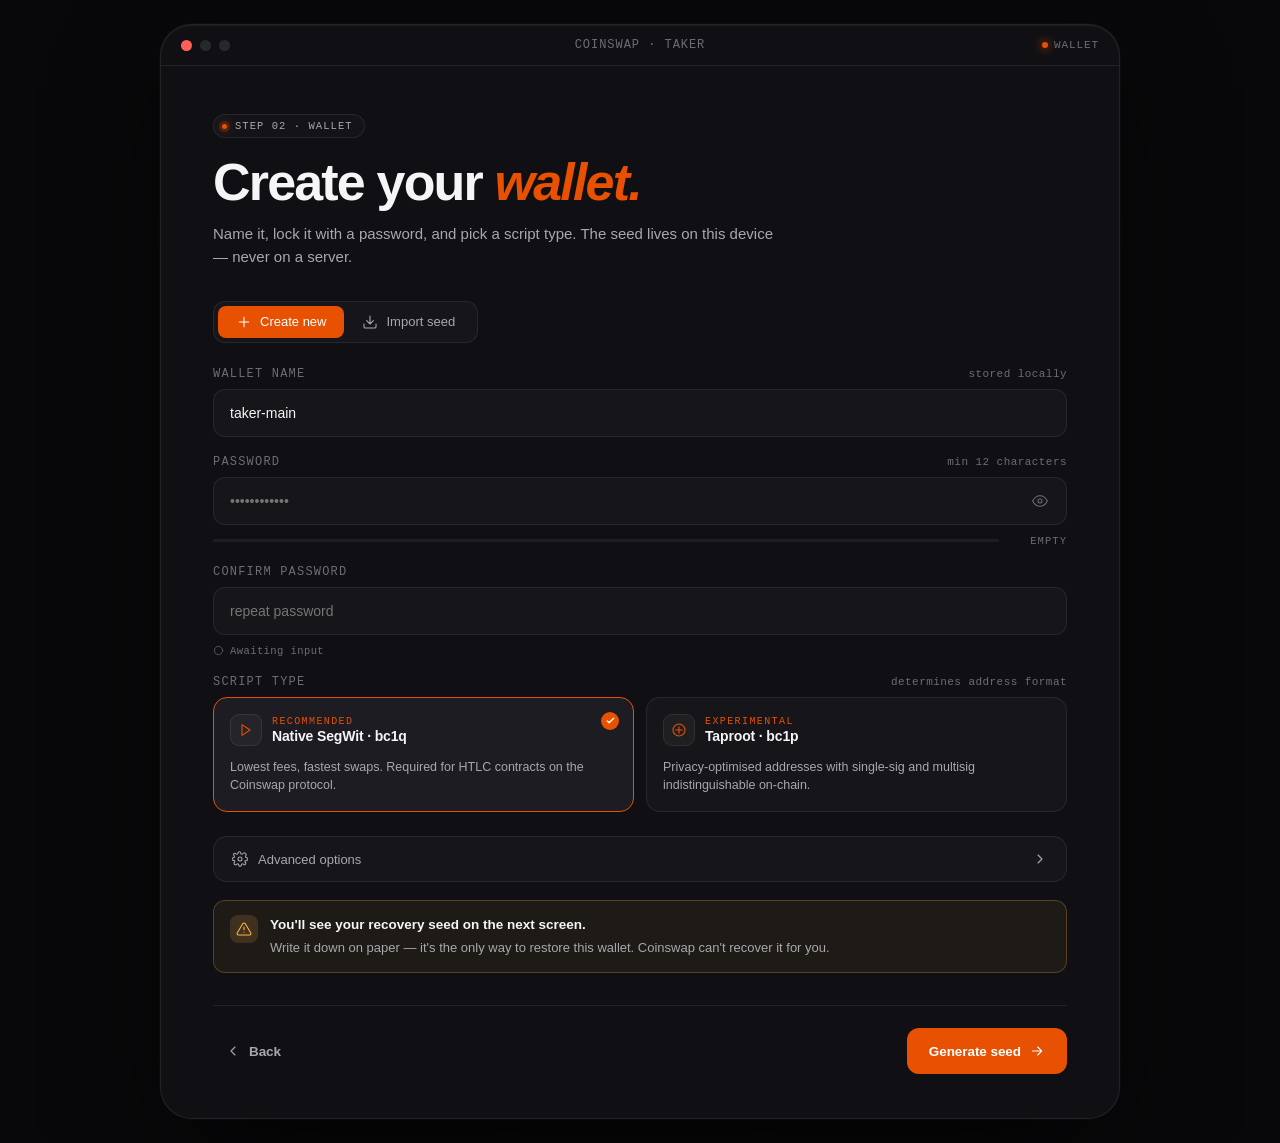
<file: Wallet_Creation.html>
<!doctype html>
<html lang="en">
<head>
<meta charset="utf-8" />
<title>Coinswap Taker — Create Wallet</title>
<meta name="viewport" content="width=device-width,initial-scale=1" />
<style>
  :root{
    --bg:#08080a;
    --surface-1:#101014;
    --surface-2:#16161a;
    --surface-3:#1c1c22;
    --border:rgba(255,255,255,0.08);
    --border-strong:rgba(255,255,255,0.14);
    --text:#f5f5f7;
    --text-2:#a7a7ad;
    --text-3:#6c6c72;
    --orange:#E85002;
    --orange-hover:#FF6A2A;
    --orange-2:#FF541B;
    --green:#2fbf71;
    --red:#ff4d5a;
    --amber:#ffb547;
  }
  *{box-sizing:border-box}
  html,body{margin:0;padding:0;background:var(--bg);color:var(--text);font-family:-apple-system, BlinkMacSystemFont, 'SF Pro Display', 'SF Pro Text', 'Helvetica Neue', Helvetica, Arial, sans-serif;-webkit-font-smoothing:antialiased;font-feature-settings:"ss01","cv11"}
  body{min-height:100vh;display:flex;align-items:center;justify-content:center;padding:24px}

  /* App shell */
  .shell{
    position:relative;z-index:2;
    width:min(960px,100%);
    border-radius:32px;
    background:#101014;
    border:1px solid var(--border);
    box-shadow:0 1px 0 rgba(255,255,255,0.05) inset, 0 40px 120px -20px rgba(0,0,0,0.7), 0 0 0 1px rgba(255,255,255,0.02);
    overflow:hidden;
  }
  .titlebar{display:flex;align-items:center;justify-content:space-between;padding:14px 20px;border-bottom:1px solid var(--border);position:relative}
  .traffic{display:flex;gap:8px}
  .traffic span{width:11px;height:11px;border-radius:50%;background:rgba(255,255,255,0.10);display:block}
  .traffic span:first-child{background:#ff5f57}
  .titlebar-name{font-size:12px;color:var(--text-3);font-family:ui-monospace, 'SF Mono', Menlo, Monaco, Consolas, 'Liberation Mono', monospace;letter-spacing:0.08em;text-transform:uppercase;position:absolute;left:50%;top:50%;transform:translate(-50%,-50%)}
  .titlebar-right{font-size:11px;color:var(--text-3);font-family:ui-monospace, 'SF Mono', Menlo, Monaco, Consolas, 'Liberation Mono', monospace;letter-spacing:0.08em;text-transform:uppercase;display:flex;align-items:center;gap:6px}
  .dot{width:6px;height:6px;border-radius:50%;background:var(--orange);box-shadow:0 0 10px var(--orange)}

  .content{padding:48px 52px 44px;position:relative}

  .header{display:flex;flex-direction:column;align-items:flex-start;text-align:left;margin-bottom:32px}
  .eyebrow{display:inline-flex;align-items:center;gap:8px;padding:5px 11px 5px 8px;border:1px solid var(--border);border-radius:999px;background:rgba(255,255,255,0.02);font-size:10.5px;color:var(--text-2);font-family:ui-monospace, 'SF Mono', Menlo, Monaco, Consolas, 'Liberation Mono', monospace;letter-spacing:0.1em;text-transform:uppercase;margin-bottom:18px}
  .eyebrow .pip{width:5px;height:5px;border-radius:50%;background:var(--orange);box-shadow:0 0 0 3px rgba(232,80,2,0.18), 0 0 10px var(--orange)}
  h1.title{font-size:clamp(32px,4.4vw,52px);font-weight:700;letter-spacing:-0.035em;line-height:1.0;margin:0 0 14px;text-wrap:balance}
  h1.title .accent{color:var(--orange);font-style:italic;font-weight:600}
  .subtitle{color:var(--text-2);font-size:15px;line-height:1.55;max-width:560px;text-wrap:pretty;margin:0}

  /* Tabs (Create / Import) */
  .tabs{display:flex;background:var(--surface-2);border:1px solid var(--border);border-radius:12px;padding:4px;margin-bottom:24px;width:fit-content}
  .tab{padding:8px 18px;border-radius:8px;font-family:inherit;font-size:13px;font-weight:500;color:var(--text-2);background:transparent;border:0;cursor:pointer;transition:background 0.2s, color 0.2s;display:flex;align-items:center;gap:8px}
  .tab.active{background:var(--orange);color:#fff}
  .tab:not(.active):hover{color:var(--text)}

  /* Form */
  .form{display:flex;flex-direction:column;gap:18px}
  .field{display:flex;flex-direction:column;gap:8px}
  .field-head{display:flex;align-items:baseline;justify-content:space-between}
  .field label{font-size:12px;font-family:ui-monospace, 'SF Mono', Menlo, Monaco, Consolas, 'Liberation Mono', monospace;letter-spacing:0.1em;text-transform:uppercase;color:var(--text-3)}
  .field .hint{font-size:11px;font-family:ui-monospace, 'SF Mono', Menlo, Monaco, Consolas, 'Liberation Mono', monospace;color:var(--text-3);letter-spacing:0.04em}
  .input-wrap{position:relative;display:flex;align-items:center}
  .input{
    width:100%;height:48px;border-radius:12px;background:var(--surface-2);border:1px solid var(--border);
    padding:0 16px;color:var(--text);font-family:inherit;font-size:14px;outline:none;
    transition: border-color 0.2s, background 0.2s;
  }
  .input:hover{border-color:var(--border-strong)}
  .input:focus{border-color:var(--orange);background:var(--surface-3)}
  .input.has-eye{padding-right:48px}
  .eye{position:absolute;right:12px;top:50%;transform:translateY(-50%);background:transparent;border:0;cursor:pointer;color:var(--text-3);width:30px;height:30px;display:flex;align-items:center;justify-content:center;border-radius:8px}
  .eye:hover{color:var(--text);background:rgba(255,255,255,0.04)}

  /* Password strength */
  .strength{display:flex;align-items:center;gap:8px;margin-top:2px}
  .strength-bar{flex:1;height:3px;border-radius:999px;background:rgba(255,255,255,0.06);overflow:hidden}
  .strength-bar::before{content:"";display:block;height:100%;width:var(--w,0%);background:var(--strength-c, var(--red));transition:width 0.3s, background 0.3s;border-radius:999px}
  .strength-label{font-family:ui-monospace, 'SF Mono', Menlo, Monaco, Consolas, 'Liberation Mono', monospace;font-size:10.5px;letter-spacing:0.1em;text-transform:uppercase;color:var(--text-3);min-width:60px;text-align:right}

  /* Wallet type cards */
  .type-grid{display:grid;grid-template-columns:1fr 1fr;gap:12px}
  @media (max-width:680px){.type-grid{grid-template-columns:1fr}}
  .type-card{
    position:relative;padding:16px;border-radius:14px;background:var(--surface-2);border:1px solid var(--border);
    cursor:pointer;transition:border-color 0.2s, background 0.2s;
    display:flex;flex-direction:column;gap:6px;
  }
  .type-card:hover{border-color:var(--border-strong)}
  .type-card.selected{border-color:var(--orange);background:var(--surface-3)}
  .type-card.selected::after{
    content:"";position:absolute;top:14px;right:14px;width:18px;height:18px;border-radius:50%;
    background:var(--orange);
    background-image:url("data:image/svg+xml;utf8,<svg xmlns='http://www.w3.org/2000/svg' viewBox='0 0 24 24' fill='none' stroke='white' stroke-width='3' stroke-linecap='round' stroke-linejoin='round'><path d='M5 13l4 4L19 7'/></svg>");
    background-size:11px;background-repeat:no-repeat;background-position:center;
  }
  .type-card .row1{display:flex;align-items:center;gap:10px}
  .type-card .icon{width:32px;height:32px;border-radius:9px;background:rgba(255,255,255,0.04);border:1px solid var(--border);display:flex;align-items:center;justify-content:center;color:var(--orange);flex-shrink:0}
  .type-card h4{margin:0;font-size:14px;font-weight:600;letter-spacing:-0.01em}
  .type-card .kicker{font-size:10px;color:var(--orange);font-family:ui-monospace, 'SF Mono', Menlo, Monaco, Consolas, 'Liberation Mono', monospace;letter-spacing:0.14em;text-transform:uppercase;display:block;margin-bottom:1px}
  .type-card p{margin:6px 0 0;color:var(--text-2);font-size:12.5px;line-height:1.5}

  /* Advanced toggle */
  .advanced{margin-top:6px;border:1px solid var(--border);border-radius:14px;background:var(--surface-2);overflow:hidden}
  .advanced summary{cursor:pointer;list-style:none;padding:14px 18px;display:flex;align-items:center;justify-content:space-between;font-size:13px;color:var(--text-2)}
  .advanced summary::-webkit-details-marker{display:none}
  .advanced summary .left{display:flex;align-items:center;gap:10px}
  .advanced summary .chevron{transition:transform 0.2s}
  .advanced[open] summary .chevron{transform:rotate(90deg)}
  .advanced-body{padding:0 18px 18px;display:grid;grid-template-columns:1fr 1fr;gap:12px}
  @media (max-width:680px){.advanced-body{grid-template-columns:1fr}}

  /* Notice */
  .notice{
    display:flex;gap:12px;padding:14px 16px;border-radius:12px;
    background:rgba(255,181,71,0.06);border:1px solid rgba(255,181,71,0.25);
  }
  .notice .ico{width:28px;height:28px;border-radius:8px;background:rgba(255,181,71,0.15);color:var(--amber);display:flex;align-items:center;justify-content:center;flex-shrink:0}
  .notice .body{font-size:13px;color:var(--text-2);line-height:1.55}
  .notice .body strong{color:var(--text);font-weight:600;display:block;margin-bottom:2px;font-size:13.5px}

  /* Footer / actions */
  .actions{display:flex;align-items:center;justify-content:space-between;gap:16px;margin-top:32px;padding-top:22px;border-top:1px solid var(--border)}
  .btn{
    display:inline-flex;align-items:center;justify-content:center;gap:8px;
    height:46px;padding:0 22px;border-radius:12px;border:0;cursor:pointer;
    font-family:inherit;font-size:13.5px;font-weight:600;letter-spacing:-0.005em;color:#fff;
    background:var(--orange);transition: background 0.2s, transform 0.2s;
  }
  .btn:hover{background:var(--orange-hover);transform:translateY(-1px)}
  .btn[disabled]{opacity:0.45;cursor:not-allowed;transform:none}
  .btn.ghost{background:transparent;color:var(--text-2);height:auto;padding:8px 12px}
  .btn.ghost:hover{color:var(--text);background:rgba(255,255,255,0.04);transform:none}

  .ic{width:16px;height:16px;stroke:currentColor;fill:none;stroke-width:1.6;stroke-linecap:round;stroke-linejoin:round}

  /* Match list */
  .match{display:flex;align-items:center;gap:6px;font-family:ui-monospace, 'SF Mono', Menlo, Monaco, Consolas, 'Liberation Mono', monospace;font-size:10.5px;letter-spacing:0.04em;color:var(--text-3);margin-top:2px}
  .match.ok{color:var(--green)}
  .match.err{color:var(--red)}

  /* Seed grid */
  .seed-grid{display:grid;grid-template-columns:repeat(4,1fr);gap:8px;padding:12px;background:var(--surface-2);border:1px solid var(--border);border-radius:14px}
  @media (max-width:680px){.seed-grid{grid-template-columns:repeat(2,1fr)}}
  .seed-cell{display:flex;align-items:center;gap:8px;background:var(--surface-3);border:1px solid var(--border);border-radius:10px;padding:8px 10px;transition:border-color 0.2s, background 0.2s}
  .seed-cell:focus-within{border-color:var(--orange);background:#211910}
  .seed-cell.has-val{border-color:rgba(47,191,113,0.35)}
  .seed-cell.invalid{border-color:rgba(255,77,90,0.5)}
  .seed-cell .n{font-family:ui-monospace, 'SF Mono', Menlo, Monaco, Consolas, 'Liberation Mono', monospace;font-size:10.5px;color:var(--text-3);min-width:18px;letter-spacing:0.04em}
  .seed-cell input{flex:1;background:transparent;border:0;outline:none;color:var(--text);font-family:ui-monospace, 'SF Mono', Menlo, Monaco, Consolas, 'Liberation Mono', monospace;font-size:12.5px;letter-spacing:0.02em;min-width:0;width:100%}
  .seed-cell input::placeholder{color:var(--text-3)}
</style>
</head>
<body>

<div class="shell">
  <div class="titlebar">
    <div class="traffic"><span></span><span></span><span></span></div>
    <div class="titlebar-name">Coinswap · Taker</div>
    <div class="titlebar-right"><span class="dot"></span>Wallet</div>
  </div>

  <div class="content">
    <div class="header">
      <div class="eyebrow"><span class="pip"></span>Step 02 · Wallet</div>
      <h1 class="title">Create your <span class="accent">wallet.</span></h1>
      <p class="subtitle">Name it, lock it with a password, and pick a script type. The seed lives on this device — never on a server.</p>
    </div>

    <div class="tabs">
      <button class="tab active" data-pane="create">
        <svg class="ic" viewBox="0 0 24 24"><path d="M12 5v14M5 12h14"/></svg>
        Create new
      </button>
      <button class="tab" data-pane="import">
        <svg class="ic" viewBox="0 0 24 24"><path d="M21 15v4a2 2 0 01-2 2H5a2 2 0 01-2-2v-4M7 10l5 5 5-5M12 15V3"/></svg>
        Import seed
      </button>
    </div>

    <div class="form" id="pane-create">
      <!-- Name -->
      <div class="field">
        <div class="field-head">
          <label for="name">Wallet name</label>
          <span class="hint">stored locally</span>
        </div>
        <div class="input-wrap">
          <input class="input" id="name" type="text" value="taker-main" placeholder="e.g. taker-main" />
        </div>
      </div>

      <!-- Password -->
      <div class="field">
        <div class="field-head">
          <label for="pw">Password</label>
          <span class="hint">min 12 characters</span>
        </div>
        <div class="input-wrap">
          <input class="input has-eye" id="pw" type="password" placeholder="••••••••••••" />
          <button class="eye" id="eye" type="button" aria-label="Show password">
            <svg class="ic" viewBox="0 0 24 24"><path d="M1 12s4-8 11-8 11 8 11 8-4 8-11 8S1 12 1 12z"/><circle cx="12" cy="12" r="3"/></svg>
          </button>
        </div>
        <div class="strength">
          <div class="strength-bar" id="sBar"></div>
          <span class="strength-label" id="sLabel">Empty</span>
        </div>
      </div>

      <!-- Confirm -->
      <div class="field">
        <div class="field-head">
          <label for="pw2">Confirm password</label>
        </div>
        <div class="input-wrap">
          <input class="input" id="pw2" type="password" placeholder="repeat password" />
        </div>
        <div class="match" id="match">
          <svg class="ic" viewBox="0 0 24 24" style="width:11px;height:11px"><circle cx="12" cy="12" r="9"/></svg>
          <span>Awaiting input</span>
        </div>
      </div>

      <!-- Type -->
      <div class="field">
        <div class="field-head">
          <label>Script type</label>
          <span class="hint">determines address format</span>
        </div>
        <div class="type-grid">
          <div class="type-card selected" data-type="segwit">
            <div class="row1">
              <div class="icon">
                <svg class="ic" viewBox="0 0 24 24"><path d="M6 4l12 8-12 8z"/></svg>
              </div>
              <div>
                <span class="kicker">Recommended</span>
                <h4>Native SegWit · bc1q</h4>
              </div>
            </div>
            <p>Lowest fees, fastest swaps. Required for HTLC contracts on the Coinswap protocol.</p>
          </div>
          <div class="type-card" data-type="taproot">
            <div class="row1">
              <div class="icon">
                <svg class="ic" viewBox="0 0 24 24"><circle cx="12" cy="12" r="9"/><path d="M12 7v10M7 12h10"/></svg>
              </div>
              <div>
                <span class="kicker">Experimental</span>
                <h4>Taproot · bc1p</h4>
              </div>
            </div>
            <p>Privacy-optimised addresses with single-sig and multisig indistinguishable on-chain.</p>
          </div>
        </div>
      </div>

      <!-- Advanced -->
      <details class="advanced">
        <summary>
          <span class="left">
            <svg class="ic" viewBox="0 0 24 24"><circle cx="12" cy="12" r="3"/><path d="M19.4 15a1.7 1.7 0 00.3 1.8l.1.1a2 2 0 11-2.8 2.8l-.1-.1a1.7 1.7 0 00-1.8-.3 1.7 1.7 0 00-1 1.5V21a2 2 0 11-4 0v-.1a1.7 1.7 0 00-1-1.5 1.7 1.7 0 00-1.8.3l-.1.1A2 2 0 113.6 17l.1-.1a1.7 1.7 0 00.3-1.8 1.7 1.7 0 00-1.5-1H2a2 2 0 110-4h.1a1.7 1.7 0 001.5-1A1.7 1.7 0 003.3 7.2L3.2 7a2 2 0 112.8-2.8l.1.1a1.7 1.7 0 001.8.3H8a1.7 1.7 0 001-1.5V3a2 2 0 114 0v.1a1.7 1.7 0 001 1.5 1.7 1.7 0 001.8-.3l.1-.1A2 2 0 1120.8 7l-.1.1a1.7 1.7 0 00-.3 1.8V9a1.7 1.7 0 001.5 1H22a2 2 0 110 4h-.1a1.7 1.7 0 00-1.5 1z"/></svg>
            Advanced options
          </span>
          <svg class="ic chevron" viewBox="0 0 24 24"><path d="M9 18l6-6-6-6"/></svg>
        </summary>
        <div class="advanced-body">
          <div class="field">
            <label>Seed length</label>
            <input class="input" type="text" value="12 words · BIP39" />
          </div>
          <div class="field">
            <label>Passphrase (25th word)</label>
            <input class="input" type="text" placeholder="optional" />
          </div>
        </div>
      </details>

      <!-- Notice -->
      <div class="notice">
        <div class="ico">
          <svg class="ic" viewBox="0 0 24 24"><path d="M10.3 3.86L1.82 18a2 2 0 001.71 3h16.94a2 2 0 001.71-3L13.71 3.86a2 2 0 00-3.42 0z"/><path d="M12 9v4M12 17h.01"/></svg>
        </div>
        <div class="body">
          <strong>You'll see your recovery seed on the next screen.</strong>
          Write it down on paper — it's the only way to restore this wallet. Coinswap can't recover it for you.
        </div>
      </div>
    </div>

    <!-- IMPORT PANE -->
    <div class="form" id="pane-import" style="display:none">
      <!-- Name -->
      <div class="field">
        <div class="field-head">
          <label for="iname">Wallet name</label>
          <span class="hint">stored locally</span>
        </div>
        <div class="input-wrap">
          <input class="input" id="iname" type="text" value="taker-restored" placeholder="e.g. taker-restored" />
        </div>
      </div>

      <!-- Seed length toggle -->
      <div class="field">
        <div class="field-head">
          <label>Seed length</label>
          <span class="hint" id="seedHint">12 of 12 words entered</span>
        </div>
        <div class="tabs" style="margin-bottom:0">
          <button class="tab active" data-len="12" type="button">12 words</button>
          <button class="tab" data-len="24" type="button">24 words</button>
        </div>
      </div>

      <!-- Seed grid -->
      <div class="field">
        <div class="field-head">
          <label>Recovery seed</label>
          <button class="btn ghost" id="pasteBtn" type="button" style="font-size:11px;font-family:ui-monospace, 'SF Mono', Menlo, Monaco, Consolas, 'Liberation Mono', monospace;letter-spacing:0.08em;text-transform:uppercase;padding:4px 10px;height:auto">
            <svg class="ic" viewBox="0 0 24 24" style="width:12px;height:12px"><rect x="9" y="3" width="6" height="4" rx="1"/><path d="M9 5H6a2 2 0 00-2 2v12a2 2 0 002 2h12a2 2 0 002-2V7a2 2 0 00-2-2h-3"/></svg>
            Paste
          </button>
        </div>
        <div class="seed-grid" id="seedGrid"></div>
        <div class="match" id="seedStatus">
          <svg class="ic" viewBox="0 0 24 24" style="width:11px;height:11px"><circle cx="12" cy="12" r="9"/></svg>
          <span>Awaiting input</span>
        </div>
      </div>

      <!-- Password -->
      <div class="field">
        <div class="field-head">
          <label for="ipw">Password</label>
          <span class="hint">encrypts the wallet on disk</span>
        </div>
        <div class="input-wrap">
          <input class="input has-eye" id="ipw" type="password" placeholder="••••••••••••" />
          <button class="eye" id="ieye" type="button" aria-label="Show password">
            <svg class="ic" viewBox="0 0 24 24"><path d="M1 12s4-8 11-8 11 8 11 8-4 8-11 8S1 12 1 12z"/><circle cx="12" cy="12" r="3"/></svg>
          </button>
        </div>
      </div>

      <!-- Advanced -->
      <details class="advanced">
        <summary>
          <span class="left">
            <svg class="ic" viewBox="0 0 24 24"><circle cx="12" cy="12" r="3"/></svg>
            Advanced options
          </span>
          <svg class="ic chevron" viewBox="0 0 24 24"><path d="M9 18l6-6-6-6"/></svg>
        </summary>
        <div class="advanced-body">
          <div class="field">
            <label>Passphrase (25th word)</label>
            <input class="input" type="text" placeholder="optional" />
          </div>
          <div class="field">
            <label>Script type</label>
            <input class="input" type="text" value="Native SegWit · bc1q" />
          </div>
        </div>
      </details>

      <!-- Notice -->
      <div class="notice">
        <div class="ico">
          <svg class="ic" viewBox="0 0 24 24"><circle cx="12" cy="12" r="9"/><path d="M12 8v4M12 16h.01"/></svg>
        </div>
        <div class="body">
          <strong>Words are checked against the BIP39 wordlist.</strong>
          Make sure no one is watching your screen — anyone with these words can spend your coins.
        </div>
      </div>
    </div>

    <div class="actions">
      <button class="btn ghost">
        <svg class="ic" viewBox="0 0 24 24"><path d="M15 18l-6-6 6-6"/></svg>
        Back
      </button>
      <button class="btn" id="next">
        <span id="nextLabel">Generate seed</span>
        <svg class="ic" viewBox="0 0 24 24"><path d="M5 12h14M13 6l6 6-6 6"/></svg>
      </button>
    </div>
  </div>
</div>

<script>
  // tabs
  document.querySelectorAll('.tabs .tab[data-pane]').forEach(t=>t.addEventListener('click',()=>{
    document.querySelectorAll('.tabs .tab[data-pane]').forEach(x=>x.classList.remove('active'));
    t.classList.add('active');
    const which = t.dataset.pane;
    document.getElementById('pane-create').style.display = which==='create' ? '' : 'none';
    document.getElementById('pane-import').style.display = which==='import' ? '' : 'none';
    document.getElementById('nextLabel').textContent = which==='create' ? 'Generate seed' : 'Restore wallet';
  }));

  // seed length tabs
  function buildSeedGrid(len){
    const grid = document.getElementById('seedGrid');
    grid.innerHTML = '';
    for(let i=1;i<=len;i++){
      const cell = document.createElement('label');
      cell.className = 'seed-cell';
      cell.innerHTML = `<span class="n">${String(i).padStart(2,'0')}</span><input type="text" autocomplete="off" spellcheck="false" />`;
      const input = cell.querySelector('input');
      input.addEventListener('input',()=>{
        cell.classList.toggle('has-val', !!input.value.trim());
        updateSeedStatus();
      });
      input.addEventListener('paste', e=>{
        const txt = (e.clipboardData || window.clipboardData).getData('text');
        const words = txt.trim().split(/\s+/);
        if(words.length > 1){
          e.preventDefault();
          fillSeed(words);
        }
      });
      grid.appendChild(cell);
    }
    updateSeedStatus();
  }
  function fillSeed(words){
    const cells = document.querySelectorAll('#seedGrid .seed-cell');
    cells.forEach((c,i)=>{
      const inp = c.querySelector('input');
      inp.value = words[i] || '';
      c.classList.toggle('has-val', !!inp.value.trim());
    });
    updateSeedStatus();
  }
  function updateSeedStatus(){
    const cells = document.querySelectorAll('#seedGrid .seed-cell');
    const total = cells.length;
    let filled = 0;
    cells.forEach(c=>{ if(c.querySelector('input').value.trim()) filled++; });
    document.getElementById('seedHint').textContent = `${filled} of ${total} words entered`;
    const status = document.getElementById('seedStatus');
    status.classList.remove('ok','err');
    const span = status.querySelector('span');
    if(filled === 0){ span.textContent = 'Awaiting input'; }
    else if(filled < total){ span.textContent = `${total-filled} word${total-filled===1?'':'s'} remaining`; }
    else { status.classList.add('ok'); span.textContent = 'Seed complete · ready to restore'; }
  }
  document.querySelectorAll('.tab[data-len]').forEach(t=>t.addEventListener('click',()=>{
    document.querySelectorAll('.tab[data-len]').forEach(x=>x.classList.remove('active'));
    t.classList.add('active');
    buildSeedGrid(parseInt(t.dataset.len,10));
  }));
  buildSeedGrid(12);

  // paste full seed
  document.getElementById('pasteBtn').addEventListener('click', async ()=>{
    try{
      const txt = await navigator.clipboard.readText();
      fillSeed(txt.trim().split(/\s+/));
    }catch(e){ /* clipboard denied */ }
  });

  // import password eye
  const ipw = document.getElementById('ipw');
  document.getElementById('ieye').addEventListener('click',()=>{ ipw.type = ipw.type==='password' ? 'text' : 'password'; });

  // script type cards
  document.querySelectorAll('.type-card').forEach(c=>c.addEventListener('click',()=>{
    document.querySelectorAll('.type-card').forEach(x=>x.classList.remove('selected'));
    c.classList.add('selected');
  }));

  // password
  const pw = document.getElementById('pw');
  const pw2 = document.getElementById('pw2');
  const eye = document.getElementById('eye');
  const sBar = document.getElementById('sBar');
  const sLabel = document.getElementById('sLabel');
  const matchEl = document.getElementById('match');

  eye.addEventListener('click',()=>{
    const t = pw.type === 'password' ? 'text' : 'password';
    pw.type = t;
  });

  function scoreOf(v){
    let s = 0;
    if(v.length >= 8) s++;
    if(v.length >= 12) s++;
    if(/[A-Z]/.test(v)) s++;
    if(/[0-9]/.test(v)) s++;
    if(/[^A-Za-z0-9]/.test(v)) s++;
    return Math.min(s,5);
  }
  const LABELS = ['Empty','Weak','Fair','Good','Strong','Excellent'];
  const COLORS = ['var(--red)','var(--red)','var(--amber)','var(--amber)','var(--green)','var(--green)'];

  function updateStrength(){
    const v = pw.value;
    const s = v.length === 0 ? 0 : scoreOf(v);
    const pct = [0,15,35,55,80,100][s];
    sBar.style.setProperty('--w', pct+'%');
    sBar.style.setProperty('--strength-c', COLORS[s]);
    sLabel.textContent = LABELS[s];
    sLabel.style.color = COLORS[s];
    updateMatch();
  }
  function updateMatch(){
    const v1 = pw.value, v2 = pw2.value;
    matchEl.classList.remove('ok','err');
    if(!v2){ matchEl.querySelector('span').textContent = 'Awaiting input'; return; }
    if(v1 === v2){ matchEl.classList.add('ok'); matchEl.querySelector('span').textContent = 'Passwords match'; }
    else { matchEl.classList.add('err'); matchEl.querySelector('span').textContent = 'Passwords do not match'; }
  }
  pw.addEventListener('input', updateStrength);
  pw2.addEventListener('input', updateMatch);
</script>

</body>
</html>
</file>
<file: market.css>
/* ===== Tokens (mirror of Dashboard) ===== */
:root {
  --bg: #08080a;
  --surface-1: #101014;
  --surface-2: #16161a;
  --surface-3: #1c1c22;
  --surface-4: #1f1f25;
  --border: rgba(255,255,255,0.08);
  --border-strong: rgba(255,255,255,0.14);
  --text: #f5f5f7;
  --text-2: #a7a7ad;
  --text-3: #6c6c72;
  --orange: #E85002;
  --orange-hover: #FF6A2A;
  --orange-2: #FF541B;
  --orange-soft: #ff7a3d;
  --orange-deep: #b53800;
  --green: #2fbf71;
  --red: #ff4d5a;
  --amber: #ffb547;
  --blue: #5b8def;
  --purple: #a979ff;

  --r-sm: 8px;
  --r-md: 12px;
  --r-lg: 20px;
  --r-xl: 32px;
  --r-pill: 999px;

  --f-sans: -apple-system, BlinkMacSystemFont, 'SF Pro Display', 'SF Pro Text', 'Helvetica Neue', Helvetica, Arial, sans-serif;
  --f-mono: ui-monospace, 'SF Mono', Menlo, Monaco, Consolas, 'Liberation Mono', monospace;

  --shell-shadow: 0 1px 0 rgba(255,255,255,0.05) inset, 0 40px 120px -20px rgba(0,0,0,0.7);
}

/* ===== Reset ===== */
*, *::before, *::after { box-sizing: border-box; }
html, body { margin: 0; padding: 0; }
button { font: inherit; color: inherit; background: none; border: 0; cursor: pointer; padding: 0; }
input { font: inherit; color: inherit; }
a { color: inherit; text-decoration: none; }
ul { margin: 0; padding: 0; list-style: none; }

body {
  background: var(--bg);
  color: var(--text);
  font-family: var(--f-sans);
  font-size: 13px;
  font-weight: 500;
  letter-spacing: -0.005em;
  line-height: 1.5;
  font-feature-settings: "ss01", "cv11";
  min-height: 100vh;
  display: flex;
  justify-content: center;
  padding: 28px 24px 32px;
}

/* ===== Shell ===== */
.app { width: 100%; display: flex; justify-content: center; }
.shell {
  width: min(1320px, 100%);
  height: calc(100vh - 60px);
  background: var(--surface-1);
  border-radius: 24px;
  border: 1px solid var(--border);
  box-shadow: var(--shell-shadow);
  position: relative;
  display: grid;
  grid-template-columns: 68px 1fr;
  transition: grid-template-columns 0.3s ease;
  overflow: hidden;
}
.shell.expanded { grid-template-columns: 200px 1fr; }

/* ===== Titlebar ===== */
.titlebar {
  position: absolute;
  top: 0; left: 0; right: 0;
  height: 42px;
  display: grid;
  grid-template-columns: 1fr auto 1fr;
  align-items: center;
  padding: 0 16px;
  border-bottom: 1px solid var(--border);
  z-index: 5;
  background: var(--surface-1);
}
.lights { display: flex; gap: 8px; }
.light { width: 12px; height: 12px; border-radius: 50%; }
.light.r { background: #ff5f57; }
.light.y { background: #febc2e; }
.light.g { background: #28c840; }
.title-center {
  font-family: var(--f-mono);
  font-size: 11px;
  letter-spacing: 0.12em;
  text-transform: uppercase;
  color: var(--text-2);
}
.title-right {
  justify-self: end;
  display: flex;
  align-items: center;
  gap: 8px;
  font-family: var(--f-mono);
  font-size: 10.5px;
  letter-spacing: 0.08em;
  text-transform: uppercase;
  color: var(--text-3);
}
.dot {
  width: 6px;
  height: 6px;
  border-radius: 50%;
  background: var(--green);
  box-shadow: 0 0 8px var(--green);
  animation: pulse 2.4s ease-in-out infinite;
}
@keyframes pulse {
  0%, 100% { opacity: 1; }
  50% { opacity: 0.55; }
}

/* ===== Sidebar ===== */
.sidebar {
  padding-top: 42px;
  border-right: 1px solid var(--border);
  display: flex;
  flex-direction: column;
  min-height: 100%;
  position: relative;
  overflow: hidden;
}
.brand {
  display: flex;
  align-items: center;
  gap: 10px;
  padding: 18px 14px 8px;
  position: relative;
}
.brand-mark {
  width: 30px;
  height: 30px;
  border-radius: 9px;
  background: var(--orange);
  display: grid;
  place-items: center;
  font-family: var(--f-mono);
  font-weight: 700;
  font-size: 15px;
  color: #fff;
  flex-shrink: 0;
}
.brand-text {
  display: flex;
  flex-direction: column;
  gap: 1px;
  opacity: 0;
  transition: opacity 0.3s ease 0.05s;
  pointer-events: none;
  white-space: nowrap;
}
.shell.expanded .brand-text { opacity: 1; pointer-events: auto; }
.brand-text .name {
  color: var(--orange);
  font-family: var(--f-mono);
  font-size: 15px;
  font-weight: 600;
  letter-spacing: -0.01em;
}
.brand-text .sub {
  font-family: var(--f-mono);
  font-size: 9.5px;
  color: var(--text-3);
  text-transform: uppercase;
  letter-spacing: 0.1em;
}
.toggle-btn, .collapsed-toggle {
  position: absolute;
  width: 22px;
  height: 22px;
  border-radius: 6px;
  display: grid;
  place-items: center;
  color: var(--text-3);
  transition: color 0.15s, background 0.15s, opacity 0.2s;
}
.toggle-btn { right: 10px; top: 22px; opacity: 0; pointer-events: none; }
.shell.expanded .toggle-btn { opacity: 1; pointer-events: auto; }
.collapsed-toggle { left: 50%; transform: translateX(-50%); top: 56px; opacity: 1; }
.shell.expanded .collapsed-toggle { opacity: 0; pointer-events: none; }
.toggle-btn:hover, .collapsed-toggle:hover { color: var(--text); background: rgba(255,255,255,0.04); }

.nav {
  padding: 12px 10px;
  display: flex;
  flex-direction: column;
  gap: 2px;
  margin-top: 28px;
}
.nav a {
  display: flex;
  align-items: center;
  gap: 12px;
  padding: 9px 12px;
  border-radius: 10px;
  color: var(--text-2);
  position: relative;
  transition: background 0.15s, color 0.15s;
  font-size: 13px;
  font-weight: 500;
}
.nav a:hover { background: rgba(255,255,255,0.04); color: var(--text); }
.nav a.active { background: var(--orange); color: #fff; }
.nav .ic { width: 16px; height: 16px; flex-shrink: 0; }
.nav .label {
  opacity: 0;
  transition: opacity 0.3s ease 0.05s;
  white-space: nowrap;
  pointer-events: none;
}
.shell.expanded .nav .label { opacity: 1; pointer-events: auto; }
.nav a[data-tip]::after {
  content: attr(data-tip);
  position: absolute;
  left: calc(100% + 12px);
  top: 50%;
  transform: translateY(-50%);
  background: var(--surface-3);
  color: var(--text);
  font-family: var(--f-mono);
  font-size: 10px;
  letter-spacing: 0.06em;
  text-transform: uppercase;
  padding: 5px 9px;
  border-radius: 6px;
  border: 1px solid var(--border-strong);
  opacity: 0;
  pointer-events: none;
  transition: opacity 0.15s;
  white-space: nowrap;
  z-index: 10;
}
.shell:not(.expanded) .nav a[data-tip]:hover::after { opacity: 1; }

.sidebar-foot {
  margin-top: auto;
  padding: 16px 16px 20px;
  display: flex;
  align-items: center;
  gap: 10px;
  font-family: var(--f-mono);
  font-size: 10.5px;
  letter-spacing: 0.08em;
  text-transform: uppercase;
  color: var(--text-3);
  border-top: 1px solid var(--border);
}
.sidebar-foot .pip {
  width: 6px;
  height: 6px;
  border-radius: 50%;
  background: var(--green);
  box-shadow: 0 0 8px var(--green);
  flex-shrink: 0;
}
.sidebar-foot .lbl {
  opacity: 0;
  transition: opacity 0.3s ease 0.05s;
  white-space: nowrap;
}
.shell.expanded .sidebar-foot .lbl { opacity: 1; }

/* ===== Main ===== */
.main {
  padding: 62px 28px 28px;
  display: flex;
  flex-direction: column;
  gap: 18px;
  min-width: 0;
}

/* ===== Page head ===== */
.page-head {
  display: flex;
  align-items: flex-end;
  justify-content: space-between;
  gap: 24px;
}
.page-head h1 {
  margin: 0;
  font-size: 34px;
  font-weight: 700;
  letter-spacing: -0.035em;
  line-height: 1.05;
}
.page-head .subtitle {
  margin-top: 6px;
  color: var(--text-2);
  font-size: 13px;
}
.head-actions { display: flex; gap: 10px; align-items: center; }

/* ===== Buttons ===== */
.btn {
  height: 40px;
  padding: 0 20px;
  border-radius: var(--r-pill);
  background: var(--orange);
  color: #fff;
  font-size: 12.5px;
  font-weight: 600;
  display: inline-flex;
  align-items: center;
  gap: 8px;
  transition: background 0.15s, transform 0.15s, border-color 0.15s;
}
.btn:hover { background: var(--orange-hover); transform: translateY(-1px); }
.btn.ghost {
  background: transparent;
  color: var(--text-2);
  border: 1px solid var(--border-strong);
}
.btn.ghost:hover {
  background: rgba(255,255,255,0.05);
  color: var(--text);
  transform: none;
}
.btn.sm { height: 30px; padding: 0 14px; font-size: 11.5px; }
.btn .ic { width: 14px; height: 14px; transition: transform 0.4s; }
.refresh-btn:hover .ic { transform: rotate(60deg); }

/* ===== Stat cards ===== */
.stats {
  display: grid;
  grid-template-columns: 1fr 1fr 1fr;
  gap: 12px;
}
.bcard {
  position: relative;
  background: var(--surface-2);
  border: 1px solid var(--border);
  border-radius: 18px;
  padding: 20px 20px 18px;
  display: flex;
  flex-direction: column;
  gap: 6px;
  transition: border-color 0.15s;
  overflow: hidden;
}
.bcard:hover { border-color: var(--border-strong); }
.bcard .accent-line {
  position: absolute;
  left: 0; top: 14px; bottom: 14px;
  width: 2px;
  border-radius: 2px;
}
.bcard.amber .accent-line { background: var(--amber); }
.bcard.orange .accent-line { background: var(--orange); }
.bcard.blue .accent-line { background: var(--blue); }
.bcard.white .accent-line { background: var(--text); }
.bcard.green .accent-line { background: var(--green); }

.bcard .label {
  font-family: var(--f-mono);
  font-size: 10.5px;
  letter-spacing: 0.1em;
  text-transform: uppercase;
  color: var(--text-3);
}
.bcard .val {
  font-family: var(--f-mono);
  font-size: 28px;
  font-weight: 600;
  letter-spacing: -0.025em;
  display: flex;
  align-items: baseline;
  gap: 6px;
  line-height: 1.1;
}
.bcard.amber .val { color: var(--amber); }
.bcard.orange .val { color: var(--orange); }
.bcard.blue .val { color: var(--blue); }
.bcard.white .val { color: var(--text); }
.bcard.green .val { color: var(--green); }
.bcard .val small {
  font-size: 13px;
  font-weight: 500;
  letter-spacing: 0.04em;
  color: var(--text-3);
  text-transform: uppercase;
}
.bcard .sub {
  font-size: 12.5px;
  color: var(--text-2);
  margin-top: auto;
  padding-top: 4px;
}

/* ===== Card shell ===== */
.card {
  background: var(--surface-2);
  border: 1px solid var(--border);
  border-radius: 14px;
  display: flex;
  flex-direction: column;
  overflow: hidden;
}
.card-head {
  padding: 14px 18px 0;
  display: flex;
  flex-direction: column;
  gap: 12px;
}
.card-body {
  padding: 0 18px;
  flex: 1;
  display: flex;
  flex-direction: column;
  min-height: 0;
}
.card-foot {
  padding: 12px 18px;
  border-top: 1px solid var(--border);
  display: flex;
  justify-content: space-between;
  align-items: center;
  font-family: var(--f-mono);
  font-size: 10.5px;
  letter-spacing: 0.08em;
  text-transform: uppercase;
  color: var(--text-3);
}
.view-all {
  color: var(--orange);
  font-family: var(--f-mono);
  font-size: 11px;
  letter-spacing: 0.08em;
  text-transform: uppercase;
  border-bottom: 1px solid rgba(232,80,2,0.4);
  padding-bottom: 1px;
  transition: border-color 0.15s, color 0.15s;
  display: inline-flex;
  align-items: center;
  gap: 6px;
}
.view-all:hover { border-color: var(--orange); color: var(--orange-hover); }
.view-all .ic { width: 11px; height: 11px; }

/* Market card fills remaining height so the table can scroll */
.market-card { flex: 1; min-height: 0; }
.table-row .muted { color: var(--text-3); }

/* ===== Tabs row (Good / Bad / Unresponsive) ===== */
.maker-tabs {
  display: flex;
  align-items: center;
  justify-content: space-between;
  gap: 16px;
  border-bottom: 1px solid var(--border);
  padding-bottom: 12px;
}
.tabs {
  display: flex;
  gap: 4px;
}
.tab {
  display: inline-flex;
  align-items: center;
  gap: 8px;
  padding: 9px 14px;
  border-radius: var(--r-pill);
  color: var(--text-2);
  font-size: 12.5px;
  font-weight: 500;
  transition: background 0.15s, color 0.15s;
  border: 1px solid transparent;
}
.tab:hover { color: var(--text); background: rgba(255,255,255,0.03); }
.tab .n {
  font-family: var(--f-mono);
  font-size: 10.5px;
  letter-spacing: 0.06em;
  color: var(--text-3);
}
.tab.active.good { background: rgba(47,191,113,0.12); color: var(--green); border-color: rgba(47,191,113,0.28); }
.tab.active.good .n { color: rgba(47,191,113,0.8); }
.tab.active.bad { background: rgba(255,77,90,0.12); color: var(--red); border-color: rgba(255,77,90,0.28); }
.tab.active.bad .n { color: rgba(255,77,90,0.8); }
.tab.active.unres { background: rgba(255,181,71,0.12); color: var(--amber); border-color: rgba(255,181,71,0.28); }
.tab.active.unres .n { color: rgba(255,181,71,0.8); }

.tab-meta {
  font-family: var(--f-mono);
  font-size: 10.5px;
  letter-spacing: 0.08em;
  text-transform: uppercase;
  color: var(--text-3);
  display: flex;
  align-items: center;
  gap: 8px;
}
.tab-meta .sep { color: var(--text-3); opacity: 0.5; }

/* ===== Table ===== */
.table { display: flex; flex-direction: column; min-height: 0; flex: 1; }
.table-head, .table-row {
  display: grid;
  align-items: center;
  gap: 12px;
  padding: 10px 12px;
}
.table[data-tab="good"] .table-head,
.table[data-tab="good"] .table-row {
  grid-template-columns: 28px minmax(200px, 1.5fr) 1fr 0.7fr 0.7fr 1fr 1fr 1.15fr 0.95fr;
}
.table[data-tab="bad"] .table-head,
.table[data-tab="bad"] .table-row {
  grid-template-columns: minmax(220px, 1.6fr) 1.4fr 1fr 1fr 0.9fr;
}
.table[data-tab="unres"] .table-head,
.table[data-tab="unres"] .table-row {
  grid-template-columns: minmax(220px, 1.6fr) 1fr 0.6fr 0.8fr 0.9fr;
}

.table-head {
  position: sticky;
  top: 0;
  background: var(--surface-2);
  z-index: 2;
  border-bottom: 1px solid var(--border);
  padding-top: 14px;
  padding-bottom: 12px;
}
.table-head .col {
  font-family: var(--f-mono);
  font-size: 10px;
  letter-spacing: 0.1em;
  text-transform: uppercase;
  color: var(--text-3);
}
.table-head .col.sortable {
  cursor: pointer;
  display: inline-flex;
  align-items: center;
  gap: 5px;
  user-select: none;
  transition: color 0.15s;
}
.table-head .col.sortable:hover { color: var(--text-2); }
.table-head .col.sortable.active { color: var(--orange); }
.table-head .col .sort-ic {
  display: inline-flex;
  flex-direction: column;
  line-height: 0;
  gap: 1px;
  opacity: 0.5;
}
.table-head .col.sortable:hover .sort-ic { opacity: 0.8; }
.table-head .col.sortable.active .sort-ic { opacity: 1; }
.table-head .col .sort-ic svg { width: 7px; height: 4px; color: currentColor; display: block; }
.table-head .col .sort-ic .up,
.table-head .col .sort-ic .down { opacity: 0.4; }
.table-head .col.sortable.active.asc .sort-ic .up { opacity: 1; }
.table-head .col.sortable.active.desc .sort-ic .down { opacity: 1; }
.table-head .col.right { justify-self: end; }

.scroll {
  flex: 1;
  overflow-y: auto;
  margin: 0 -18px;
  padding: 0 18px 4px;
}
.scroll::-webkit-scrollbar { width: 6px; }
.scroll::-webkit-scrollbar-track { background: transparent; }
.scroll::-webkit-scrollbar-thumb { background: rgba(255,255,255,0.08); border-radius: 999px; }
.scroll::-webkit-scrollbar-thumb:hover { background: rgba(255,255,255,0.14); }

.table-row {
  background: var(--surface-3);
  border: 1px solid var(--border);
  border-radius: 10px;
  margin-bottom: 6px;
  transition: background 0.15s, border-color 0.15s;
}
.table-row:hover { background: var(--surface-4); border-color: var(--border-strong); }
.table-row .val { font-family: var(--f-mono); font-size: 12.5px; color: var(--text); }
.table-row .val .u {
  font-size: 10px;
  letter-spacing: 0.04em;
  color: var(--text-3);
  text-transform: uppercase;
  margin-left: 3px;
}
.table-row .val.dim { color: var(--text-2); }
.table-row .val.muted { color: var(--text-3); }

/* Tor address cell */
.tor {
  display: flex;
  align-items: center;
  gap: 10px;
  min-width: 0;
}
.tor .addr {
  font-family: var(--f-mono);
  font-size: 11.5px;
  color: var(--text-2);
  white-space: nowrap;
  overflow: hidden;
  text-overflow: ellipsis;
  min-width: 0;
  flex: 1;
}
.tor .ext {
  flex-shrink: 0;
  display: inline-flex;
  align-items: center;
  gap: 4px;
  color: var(--text-3);
  font-family: var(--f-mono);
  font-size: 9.5px;
  letter-spacing: 0.08em;
  text-transform: uppercase;
  padding: 4px 6px;
  border-radius: 6px;
  transition: color 0.15s, background 0.15s;
}
.tor .ext:hover { color: var(--orange); background: rgba(232,80,2,0.08); }
.tor .ext .ic { width: 10px; height: 10px; }

.calc-link {
  font-family: var(--f-mono);
  font-size: 11px;
  letter-spacing: 0.08em;
  text-transform: uppercase;
  color: var(--orange);
  border-bottom: 1px solid rgba(232,80,2,0.4);
  padding-bottom: 1px;
  transition: color 0.15s, border-color 0.15s;
  justify-self: end;
}
.calc-link:hover { color: var(--orange-hover); border-color: var(--orange); }

/* Row checkbox */
.row-check {
  width: 16px;
  height: 16px;
  border-radius: 5px;
  border: 1.5px solid var(--border-strong);
  display: grid;
  place-items: center;
  cursor: pointer;
  transition: background 0.15s, border-color 0.15s;
  background: var(--surface-2);
}
.row-check:hover { border-color: var(--text-3); }
.row-check svg { width: 10px; height: 10px; color: #fff; opacity: 0; transition: opacity 0.15s; }
.table-row.selected { border-color: rgba(232,80,2,0.45); background: rgba(232,80,2,0.05); }
.table-row.selected .row-check { background: var(--orange); border-color: var(--orange); }
.table-row.selected .row-check svg { opacity: 1; }

/* Fidelity bond cell with mempool link */
.fb-cell {
  display: inline-flex;
  align-items: center;
  gap: 8px;
}
.fb-cell .fb-link {
  width: 18px;
  height: 18px;
  border-radius: 5px;
  display: grid;
  place-items: center;
  color: var(--text-3);
  transition: color 0.15s, background 0.15s;
  flex-shrink: 0;
}
.fb-cell .fb-link:hover { color: var(--orange); background: rgba(232,80,2,0.08); }
.fb-cell .fb-link svg { width: 11px; height: 11px; }

/* Disabled button */
.btn.is-disabled, .btn[disabled] {
  background: var(--surface-3);
  color: var(--text-3);
  cursor: not-allowed;
  pointer-events: none;
}
.btn.is-disabled:hover, .btn[disabled]:hover { transform: none; background: var(--surface-3); }

/* Pills */
.pill {
  display: inline-flex;
  align-items: center;
  gap: 5px;
  padding: 3px 8px;
  border-radius: 6px;
  font-family: var(--f-mono);
  font-size: 9.5px;
  letter-spacing: 0.06em;
  text-transform: uppercase;
  border: 1px solid;
  white-space: nowrap;
}
.pill.red { background: rgba(255,77,90,0.10); color: var(--red); border-color: rgba(255,77,90,0.28); }
.pill.amber { background: rgba(255,181,71,0.10); color: var(--amber); border-color: rgba(255,181,71,0.28); }
.pill.dim { background: rgba(255,255,255,0.04); color: var(--text-2); border-color: var(--border); }

/* ===== Empty state ===== */
.empty {
  flex: 1;
  display: flex;
  flex-direction: column;
  align-items: center;
  justify-content: center;
  padding: 56px 24px;
  text-align: center;
  gap: 14px;
}
.empty-mark {
  width: 48px;
  height: 48px;
  border-radius: 14px;
  background: var(--surface-3);
  border: 1px solid var(--border);
  display: grid;
  place-items: center;
  color: var(--text-3);
}
.empty-mark .ic { width: 22px; height: 22px; }
.empty h4 {
  margin: 0;
  font-size: 15px;
  font-weight: 600;
  color: var(--text);
  letter-spacing: -0.01em;
}
.empty .why {
  font-size: 12.5px;
  color: var(--text-2);
  max-width: 360px;
  margin: 0;
}
.empty .reasons {
  display: flex;
  flex-direction: column;
  gap: 6px;
  margin: 4px 0 6px;
  font-family: var(--f-mono);
  font-size: 10.5px;
  letter-spacing: 0.06em;
  text-transform: uppercase;
  color: var(--text-3);
  text-align: left;
}
.empty .reasons li {
  display: flex;
  align-items: center;
  gap: 8px;
}
.empty .reasons li::before {
  content: '';
  width: 4px;
  height: 4px;
  border-radius: 50%;
  background: var(--text-3);
  flex-shrink: 0;
}
.empty-actions { display: flex; gap: 10px; margin-top: 6px; }

/* ===== Modal ===== */
.modal-backdrop {
  position: fixed;
  inset: 0;
  background: rgba(0,0,0,0.62);
  backdrop-filter: blur(2px);
  display: grid;
  place-items: center;
  padding: 24px;
  z-index: 100;
  opacity: 0;
  pointer-events: none;
  transition: opacity 0.2s;
}
.modal-backdrop.open { opacity: 1; pointer-events: auto; }
.modal {
  width: 480px;
  max-width: 100%;
  background: var(--surface-2);
  border: 1px solid var(--border-strong);
  border-radius: 18px;
  overflow: hidden;
  transform: translateY(8px) scale(0.98);
  transition: transform 0.2s;
}
.modal-backdrop.open .modal { transform: translateY(0) scale(1); }
.modal-head {
  padding: 18px 20px 14px;
  border-bottom: 1px solid var(--border);
  display: flex;
  justify-content: space-between;
  align-items: flex-start;
  gap: 16px;
}
.modal-eyebrow {
  font-family: var(--f-mono);
  font-size: 10.5px;
  letter-spacing: 0.1em;
  text-transform: uppercase;
  color: var(--text-3);
  margin-bottom: 4px;
}
.modal-title {
  font-size: 18px;
  font-weight: 600;
  letter-spacing: -0.02em;
  margin: 0;
}
.modal-sub {
  margin-top: 4px;
  font-family: var(--f-mono);
  font-size: 11px;
  color: var(--text-2);
  overflow: hidden;
  text-overflow: ellipsis;
  white-space: nowrap;
  max-width: 320px;
}
.modal-close {
  width: 28px;
  height: 28px;
  border-radius: 8px;
  display: grid;
  place-items: center;
  color: var(--text-3);
  flex-shrink: 0;
  transition: color 0.15s, background 0.15s;
}
.modal-close:hover { color: var(--text); background: rgba(255,255,255,0.05); }
.modal-close .ic { width: 14px; height: 14px; }

.modal-body { padding: 18px 20px 6px; display: flex; flex-direction: column; gap: 14px; }
.field { display: flex; flex-direction: column; gap: 6px; }
.field label {
  font-family: var(--f-mono);
  font-size: 10px;
  letter-spacing: 0.1em;
  text-transform: uppercase;
  color: var(--text-3);
}
.input-wrap {
  display: flex;
  align-items: center;
  background: var(--surface-3);
  border: 1px solid var(--border);
  border-radius: var(--r-sm);
  padding: 0 12px;
  transition: border-color 0.15s;
}
.input-wrap:focus-within { border-color: var(--border-strong); }
.input-wrap input {
  flex: 1;
  background: transparent;
  border: 0;
  outline: 0;
  padding: 11px 0;
  font-family: var(--f-mono);
  font-size: 13.5px;
  color: var(--text);
  letter-spacing: -0.01em;
  min-width: 0;
}
.input-wrap input::-webkit-outer-spin-button,
.input-wrap input::-webkit-inner-spin-button { -webkit-appearance: none; margin: 0; }
.input-wrap .unit {
  font-family: var(--f-mono);
  font-size: 11px;
  letter-spacing: 0.06em;
  text-transform: uppercase;
  color: var(--text-3);
}
.field-hint {
  font-family: var(--f-mono);
  font-size: 10.5px;
  letter-spacing: 0.04em;
  color: var(--text-3);
  display: flex;
  justify-content: space-between;
}
.field-hint .val { color: var(--text-2); }

.breakdown {
  margin-top: 4px;
  background: var(--surface-3);
  border: 1px solid var(--border);
  border-radius: 12px;
  padding: 14px 16px;
}

.formula-block {
  margin-top: 2px;
  padding: 12px 14px;
  background: rgba(232,80,2,0.06);
  border: 1px solid rgba(232,80,2,0.22);
  border-radius: 10px;
  display: flex;
  flex-direction: column;
  gap: 8px;
}
.formula-label {
  font-family: var(--f-mono);
  font-size: 9.5px;
  letter-spacing: 0.12em;
  text-transform: uppercase;
  color: var(--orange);
}
.formula-line {
  font-family: var(--f-mono);
  font-size: 11.5px;
  line-height: 1.55;
  color: var(--text);
  letter-spacing: -0.005em;
  display: flex;
  flex-wrap: wrap;
  align-items: baseline;
  gap: 5px;
}
.formula-line .fx-tot { color: var(--orange); font-weight: 600; }
.formula-line .fx-eq { color: var(--text-2); margin: 0 2px; }
.formula-line .fx-op { color: var(--text-3); }
.bd-row {
  display: grid;
  grid-template-columns: 1fr auto;
  align-items: baseline;
  padding: 7px 0;
  gap: 16px;
}
.bd-row + .bd-row { border-top: 1px dashed rgba(255,255,255,0.05); }
.bd-row .lbl {
  font-family: var(--f-mono);
  font-size: 11px;
  letter-spacing: 0.04em;
  color: var(--text-2);
  text-transform: uppercase;
}
.bd-row .formula {
  display: block;
  font-family: var(--f-mono);
  font-size: 10px;
  letter-spacing: 0.02em;
  color: var(--text-3);
  text-transform: none;
  margin-top: 3px;
}
.bd-row .v {
  font-family: var(--f-mono);
  font-size: 13px;
  color: var(--text);
  text-align: right;
}
.bd-row.total {
  border-top: 1px solid var(--border-strong);
  margin-top: 4px;
  padding-top: 12px;
}
.bd-row.total + .bd-row { border-top: 1px solid var(--border-strong); }
.bd-row.total .lbl { color: var(--text); font-weight: 600; }
.bd-row.total .v {
  color: var(--orange);
  font-size: 18px;
  font-weight: 600;
  letter-spacing: -0.015em;
}

.modal-foot {
  padding: 14px 20px 18px;
  display: flex;
  justify-content: space-between;
  align-items: center;
  gap: 12px;
}
.modal-foot .note {
  font-family: var(--f-mono);
  font-size: 10px;
  letter-spacing: 0.06em;
  color: var(--text-3);
  text-transform: uppercase;
}

/* Responsive */
@media (max-width: 1100px) {
  .stats { grid-template-columns: 1fr 1fr; }
  .stats > :nth-child(3) { grid-column: span 2; }
}
@media (max-width: 760px) {
  .stats { grid-template-columns: 1fr; }
  .stats > :nth-child(3) { grid-column: auto; }
  .main { padding: 62px 18px 22px; }
}
</file>
<file: swap.css>
/* ===== Tokens (handoff) ===== */
:root {
  --bg: #08080a;
  --surface-1: #101014;
  --surface-2: #16161a;
  --surface-3: #1c1c22;
  --surface-4: #1f1f25;
  --border: rgba(255,255,255,0.08);
  --border-strong: rgba(255,255,255,0.14);
  --text: #f5f5f7;
  --text-2: #a7a7ad;
  --text-3: #6c6c72;
  --orange: #5b8def;
  --orange-hover: #7da3f5;
  --orange-2: #4a7be0;
  --green: #2fbf71;
  --red: #ff4d5a;
  --amber: #ffb547;
  --blue: #5b8def;
  --purple: #a979ff;

  --r-sm: 8px;
  --r-md: 12px;
  --r-lg: 20px;
  --r-pill: 999px;

  --f-sans: -apple-system, BlinkMacSystemFont, 'SF Pro Display', 'SF Pro Text', 'Helvetica Neue', Helvetica, Arial, sans-serif;
  --f-mono: ui-monospace, 'SF Mono', Menlo, Monaco, Consolas, 'Liberation Mono', monospace;

  --shell-shadow: 0 1px 0 rgba(255,255,255,0.05) inset, 0 40px 120px -20px rgba(0,0,0,0.7);
}

/* ===== Reset ===== */
*, *::before, *::after { box-sizing: border-box; }
html, body { margin: 0; padding: 0; }
button { font: inherit; color: inherit; background: none; border: 0; cursor: pointer; padding: 0; }
input { font: inherit; color: inherit; }
a { color: inherit; text-decoration: none; }
ul { margin: 0; padding: 0; list-style: none; }

body {
  background: var(--bg);
  color: var(--text);
  font-family: var(--f-sans);
  font-size: 13px;
  font-weight: 500;
  letter-spacing: -0.005em;
  line-height: 1.5;
  font-feature-settings: "ss01", "cv11";
  min-height: 100vh;
  display: flex;
  justify-content: center;
  padding: 28px 24px 32px;
}

/* ===== Shell ===== */
.app { width: 100%; display: flex; justify-content: center; }
.shell {
  width: min(1320px, 100%);
  min-height: calc(100vh - 60px);
  background: var(--surface-1);
  border-radius: 24px;
  border: 1px solid var(--border);
  box-shadow: var(--shell-shadow);
  position: relative;
  display: grid;
  grid-template-columns: 68px 1fr;
  transition: grid-template-columns 0.3s ease;
  overflow: hidden;
}
.shell.expanded { grid-template-columns: 200px 1fr; }

/* ===== Titlebar ===== */
.titlebar {
  position: absolute;
  top: 0; left: 0; right: 0;
  height: 42px;
  display: grid;
  grid-template-columns: 1fr auto 1fr;
  align-items: center;
  padding: 0 16px;
  border-bottom: 1px solid var(--border);
  z-index: 5;
  background: var(--surface-1);
}
.lights { display: flex; gap: 8px; }
.light { width: 12px; height: 12px; border-radius: 50%; }
.light.r { background: #ff5f57; }
.light.y { background: #febc2e; }
.light.g { background: #28c840; }
.title-center {
  font-family: var(--f-mono);
  font-size: 11px;
  letter-spacing: 0.12em;
  text-transform: uppercase;
  color: var(--text-2);
}
.title-right {
  justify-self: end;
  display: flex;
  align-items: center;
  gap: 8px;
  font-family: var(--f-mono);
  font-size: 10.5px;
  letter-spacing: 0.08em;
  text-transform: uppercase;
  color: var(--text-3);
}
.dot {
  width: 6px;
  height: 6px;
  border-radius: 50%;
  background: var(--green);
  box-shadow: 0 0 8px var(--green);
  animation: pulse 2.4s ease-in-out infinite;
}
@keyframes pulse {
  0%, 100% { opacity: 1; }
  50% { opacity: 0.55; }
}

/* ===== Sidebar (verbatim from Market) ===== */
.sidebar {
  padding-top: 42px;
  border-right: 1px solid var(--border);
  display: flex;
  flex-direction: column;
  min-height: 100%;
  position: relative;
  overflow: hidden;
}
.brand {
  display: flex;
  align-items: center;
  gap: 10px;
  padding: 18px 14px 8px;
  position: relative;
}
.brand-mark {
  width: 30px;
  height: 30px;
  border-radius: 9px;
  background: var(--orange);
  display: grid;
  place-items: center;
  font-family: var(--f-mono);
  font-weight: 700;
  font-size: 15px;
  color: #fff;
  flex-shrink: 0;
}
.brand-text {
  display: flex;
  flex-direction: column;
  gap: 1px;
  opacity: 0;
  transition: opacity 0.3s ease 0.05s;
  pointer-events: none;
  white-space: nowrap;
}
.shell.expanded .brand-text { opacity: 1; pointer-events: auto; }
.brand-text .name {
  color: var(--orange);
  font-family: var(--f-mono);
  font-size: 15px;
  font-weight: 600;
  letter-spacing: -0.01em;
}
.brand-text .sub {
  font-family: var(--f-mono);
  font-size: 9.5px;
  color: var(--text-3);
  text-transform: uppercase;
  letter-spacing: 0.1em;
}
.toggle-btn, .collapsed-toggle {
  position: absolute;
  width: 22px;
  height: 22px;
  border-radius: 6px;
  display: grid;
  place-items: center;
  color: var(--text-3);
  transition: color 0.15s, background 0.15s, opacity 0.2s;
}
.toggle-btn { right: 10px; top: 22px; opacity: 0; pointer-events: none; }
.shell.expanded .toggle-btn { opacity: 1; pointer-events: auto; }
.collapsed-toggle { left: 50%; transform: translateX(-50%); top: 56px; opacity: 1; }
.shell.expanded .collapsed-toggle { opacity: 0; pointer-events: none; }
.toggle-btn:hover, .collapsed-toggle:hover { color: var(--text); background: rgba(255,255,255,0.04); }

.nav {
  padding: 12px 10px;
  display: flex;
  flex-direction: column;
  gap: 2px;
  margin-top: 28px;
}
.nav a {
  display: flex;
  align-items: center;
  gap: 12px;
  padding: 9px 12px;
  border-radius: 10px;
  color: var(--text-2);
  position: relative;
  transition: background 0.15s, color 0.15s;
  font-size: 13px;
  font-weight: 500;
}
.nav a:hover { background: rgba(255,255,255,0.04); color: var(--text); }
.nav a.active { background: var(--orange); color: #fff; }
.nav .ic { width: 16px; height: 16px; flex-shrink: 0; }
.nav .label {
  opacity: 0;
  transition: opacity 0.3s ease 0.05s;
  white-space: nowrap;
  pointer-events: none;
}
.shell.expanded .nav .label { opacity: 1; pointer-events: auto; }
.nav a[data-tip]::after {
  content: attr(data-tip);
  position: absolute;
  left: calc(100% + 12px);
  top: 50%;
  transform: translateY(-50%);
  background: var(--surface-3);
  color: var(--text);
  font-family: var(--f-mono);
  font-size: 10px;
  letter-spacing: 0.06em;
  text-transform: uppercase;
  padding: 5px 9px;
  border-radius: 6px;
  border: 1px solid var(--border-strong);
  opacity: 0;
  pointer-events: none;
  transition: opacity 0.15s;
  white-space: nowrap;
  z-index: 10;
}
.shell:not(.expanded) .nav a[data-tip]:hover::after { opacity: 1; }

.sidebar-foot {
  margin-top: auto;
  padding: 16px 16px 20px;
  display: flex;
  align-items: center;
  gap: 10px;
  font-family: var(--f-mono);
  font-size: 10.5px;
  letter-spacing: 0.08em;
  text-transform: uppercase;
  color: var(--text-3);
  border-top: 1px solid var(--border);
}
.sidebar-foot .pip {
  width: 6px;
  height: 6px;
  border-radius: 50%;
  background: var(--green);
  box-shadow: 0 0 8px var(--green);
  flex-shrink: 0;
}
.sidebar-foot .lbl {
  opacity: 0;
  transition: opacity 0.3s ease 0.05s;
  white-space: nowrap;
}
.shell.expanded .sidebar-foot .lbl { opacity: 1; }

/* ===== Main ===== */
.main {
  padding: 62px 28px 28px;
  display: flex;
  flex-direction: column;
  gap: 18px;
  min-width: 0;
}
.page-head h1 {
  margin: 0;
  font-size: 34px;
  font-weight: 700;
  letter-spacing: -0.035em;
  line-height: 1.05;
}
.page-head .subtitle {
  margin-top: 6px;
  color: var(--text-2);
  font-size: 13px;
}

/* ===== Buttons ===== */
.btn {
  height: 40px;
  padding: 0 20px;
  border-radius: var(--r-pill);
  background: var(--orange);
  color: #fff;
  font-size: 12.5px;
  font-weight: 600;
  display: inline-flex;
  align-items: center;
  justify-content: center;
  gap: 8px;
  transition: background 0.15s, transform 0.15s, border-color 0.15s, opacity 0.2s;
}
.btn:hover { background: var(--orange-hover); transform: translateY(-1px); }
.btn.ghost {
  background: transparent;
  color: var(--text-2);
  border: 1px solid var(--border-strong);
}
.btn.ghost:hover {
  background: rgba(255,255,255,0.05);
  color: var(--text);
  transform: none;
}
.btn.sm { height: 30px; padding: 0 14px; font-size: 11.5px; }
.btn.block { width: 100%; height: 46px; font-size: 13.5px; letter-spacing: -0.005em; }
.btn[disabled], .btn.is-disabled {
  background: var(--surface-3);
  color: var(--text-3);
  cursor: not-allowed;
  pointer-events: none;
}
.btn[disabled]:hover, .btn.is-disabled:hover { transform: none; background: var(--surface-3); }

/* ===== Layout: 2 columns ===== */
.swap-grid {
  display: grid;
  grid-template-columns: 1fr 360px;
  gap: 14px;
  align-items: start;
}

/* ===== Card shell ===== */
.card {
  background: var(--surface-2);
  border: 1px solid var(--border);
  border-radius: 14px;
  overflow: hidden;
}
.card-head {
  padding: 16px 18px;
  border-bottom: 1px solid var(--border);
  display: flex;
  align-items: center;
  justify-content: space-between;
  gap: 12px;
}
.card-head h3 {
  margin: 0;
  font-size: 15px;
  font-weight: 600;
  letter-spacing: -0.01em;
}
.card-head .eyebrow {
  font-family: var(--f-mono);
  font-size: 10.5px;
  letter-spacing: 0.1em;
  text-transform: uppercase;
  color: var(--text-3);
}
.card-body { padding: 18px; display: flex; flex-direction: column; gap: 20px; }

/* ===== Field group ===== */
.fld { display: flex; flex-direction: column; gap: 10px; }
.fld-label {
  font-family: var(--f-mono);
  font-size: 10.5px;
  letter-spacing: 0.1em;
  text-transform: uppercase;
  color: var(--text-3);
  display: flex;
  align-items: center;
  justify-content: space-between;
}
.fld-label.section {
  font-size: 13px;
  color: var(--text);
  letter-spacing: 0.06em;
}
.fld-label .right {
  font-family: var(--f-mono);
  font-size: 10.5px;
  letter-spacing: 0.08em;
  color: var(--text-3);
}

/* ===== Amount input ===== */
.amt-wrap {
  display: grid;
  grid-template-columns: 1fr auto;
  align-items: center;
  background: var(--surface-3);
  border: 1px solid var(--border);
  border-radius: 12px;
  padding: 6px 6px 6px 18px;
  transition: border-color 0.15s;
}
.amt-wrap:focus-within { border-color: var(--border-strong); }
.amt-wrap input {
  background: transparent;
  border: 0;
  outline: 0;
  padding: 12px 0;
  font-family: var(--f-mono);
  font-size: 22px;
  letter-spacing: -0.02em;
  color: var(--text);
  width: 100%;
  min-width: 0;
}
.amt-wrap input::-webkit-outer-spin-button,
.amt-wrap input::-webkit-inner-spin-button { -webkit-appearance: none; margin: 0; }

/* unit segmented (Sats / BTC) */
.seg {
  display: inline-flex;
  background: var(--surface-2);
  padding: 3px;
  border-radius: 999px;
  border: 1px solid var(--border);
}
.seg button {
  padding: 6px 13px;
  border-radius: 999px;
  font-family: var(--f-mono);
  font-size: 10.5px;
  letter-spacing: 0.08em;
  text-transform: uppercase;
  color: var(--text-2);
  transition: background 0.15s, color 0.15s;
}
.seg button.active { background: var(--orange); color: #fff; }
.seg button:hover:not(.active) { color: var(--text); }

.amt-meta {
  display: flex;
  align-items: center;
  justify-content: space-between;
  gap: 12px;
  margin-top: -2px;
}
.amt-meta .conv {
  font-family: var(--f-mono);
  font-size: 11px;
  color: var(--text-3);
  letter-spacing: 0.02em;
}
.max-link {
  font-family: var(--f-mono);
  font-size: 10.5px;
  letter-spacing: 0.08em;
  text-transform: uppercase;
  color: var(--orange);
  border-bottom: 1px solid rgba(91,141,239,0.4);
  padding-bottom: 1px;
  transition: color 0.15s, border-color 0.15s;
}
.max-link:hover { color: var(--orange-hover); border-color: var(--orange); }

.hint {
  font-family: var(--f-mono);
  font-size: 10.5px;
  letter-spacing: 0.04em;
  color: var(--text-3);
}
.hint.err { color: var(--amber); }

/* ===== Picker tabs (UTXOs / Makers) ===== */
.picker-tabs {
  display: flex;
  gap: 4px;
  background: var(--surface-3);
  padding: 4px;
  border: 1px solid var(--border);
  border-radius: var(--r-pill);
}
.picker-tabs button {
  flex: 1;
  padding: 8px 14px;
  border-radius: var(--r-pill);
  color: var(--text-2);
  font-size: 12.5px;
  font-weight: 500;
  display: inline-flex;
  align-items: center;
  justify-content: center;
  gap: 8px;
  transition: background 0.15s, color 0.15s;
}
.picker-tabs button:hover { color: var(--text); }
.picker-tabs button.active { background: var(--orange); color: #fff; }
.picker-tabs button .n {
  font-family: var(--f-mono);
  font-size: 10.5px;
  letter-spacing: 0.06em;
  color: var(--text-3);
}
.picker-tabs button.active .n { color: rgba(255,255,255,0.85); }

.picker-panel { display: flex; flex-direction: column; gap: 12px; }

/* Auto / Manual text-link toggle */
.am-links {
  display: flex;
  align-items: baseline;
  gap: 10px;
  padding: 2px 4px;
}
.am-links a {
  font-size: 13px;
  font-weight: 500;
  color: var(--text-3);
  padding: 4px 2px;
  cursor: pointer;
  transition: color 0.15s, border-color 0.15s;
  border-bottom: 1.5px solid transparent;
  letter-spacing: -0.005em;
}
.am-links a:hover { color: var(--text-2); }
.am-links a.active {
  color: var(--text);
  border-bottom-color: var(--orange);
}
.am-links .am-sep {
  color: var(--text-3);
  font-size: 13px;
  user-select: none;
  opacity: 0.6;
}

/* Maker row variant of utxo-item */
.maker-list-panel .utxo-item {
  grid-template-columns: auto 1fr auto auto auto;
}
.maker-list-panel .maker-tor {
  font-family: var(--f-mono);
  font-size: 11.5px;
  color: var(--text-2);
  white-space: nowrap;
  overflow: hidden;
  text-overflow: ellipsis;
  min-width: 0;
}
.maker-list-panel .utxo-item.checked .maker-tor { color: var(--text); }
.maker-list-panel .mk-meta {
  font-family: var(--f-mono);
  font-size: 10.5px;
  letter-spacing: 0.02em;
  color: var(--text-3);
  white-space: nowrap;
}
.maker-list-panel .mk-meta .v { color: var(--text-2); }
.maker-list-panel .mk-bond {
  font-family: var(--f-mono);
  font-size: 11.5px;
  color: var(--text);
  white-space: nowrap;
}
.maker-list-panel .mk-bond .u {
  color: var(--text-3);
  font-size: 9.5px;
  letter-spacing: 0.04em;
  margin-left: 3px;
  text-transform: uppercase;
}

/* ===== UTXO toggle (auto / manual) ===== */
.utxo-toggle {
  display: grid;
  grid-template-columns: 1fr 1fr;
  gap: 8px;
  background: var(--surface-3);
  padding: 6px;
  border: 1px solid var(--border);
  border-radius: 12px;
}
.utxo-toggle button {
  padding: 12px 14px;
  border-radius: 8px;
  font-size: 13px;
  font-weight: 600;
  color: var(--text-2);
  transition: background 0.15s, color 0.15s;
  display: inline-flex;
  align-items: center;
  justify-content: center;
  gap: 8px;
}
.utxo-toggle button:hover { color: var(--text); }
.utxo-toggle button.active { background: var(--orange); color: #fff; }
.utxo-toggle .ic { width: 14px; height: 14px; }

/* UTXO panel */
.utxo-panel {
  background: var(--surface-3);
  border: 1px solid var(--border);
  border-radius: 12px;
  padding: 14px 16px;
  display: flex;
  flex-direction: column;
  gap: 10px;
}
.utxo-panel .panel-head {
  display: flex;
  align-items: center;
  justify-content: space-between;
  gap: 12px;
}
.utxo-panel .panel-title {
  font-family: var(--f-mono);
  font-size: 10.5px;
  letter-spacing: 0.1em;
  text-transform: uppercase;
  color: var(--text-3);
}
.utxo-panel .panel-total {
  font-family: var(--f-mono);
  font-size: 12px;
  color: var(--text);
  letter-spacing: -0.005em;
}
.utxo-panel .panel-total .n { color: var(--text-3); margin-right: 6px; }

.utxo-list { display: flex; flex-direction: column; gap: 6px; max-height: 196px; overflow-y: auto; padding-right: 4px; margin-right: -4px; }
.utxo-list::-webkit-scrollbar { width: 6px; }
.utxo-list::-webkit-scrollbar-thumb { background: rgba(255,255,255,0.08); border-radius: 999px; }

.utxo-item {
  display: grid;
  grid-template-columns: auto 1fr auto auto;
  align-items: center;
  gap: 12px;
  padding: 10px 12px;
  background: var(--surface-2);
  border: 1px solid var(--border);
  border-radius: 10px;
  cursor: pointer;
  transition: background 0.15s, border-color 0.15s;
}
.utxo-item:hover { background: var(--surface-4); border-color: var(--border-strong); }
.utxo-item.checked { border-color: rgba(91,141,239,0.45); background: rgba(91,141,239,0.07); }
.checkbox {
  width: 16px;
  height: 16px;
  border-radius: 5px;
  border: 1.5px solid var(--border-strong);
  display: grid;
  place-items: center;
  flex-shrink: 0;
  transition: background 0.15s, border-color 0.15s;
}
.utxo-item.checked .checkbox { background: var(--orange); border-color: var(--orange); }
.checkbox svg { width: 10px; height: 10px; color: #fff; opacity: 0; transition: opacity 0.15s; }
.utxo-item.checked .checkbox svg { opacity: 1; }
.utxo-id {
  font-family: var(--f-mono);
  font-size: 11.5px;
  color: var(--text-2);
  white-space: nowrap;
  overflow: hidden;
  text-overflow: ellipsis;
}
.utxo-amt {
  font-family: var(--f-mono);
  font-size: 12.5px;
  color: var(--text);
}
.utxo-amt .u { color: var(--text-3); font-size: 10px; letter-spacing: 0.04em; margin-left: 3px; text-transform: uppercase; }

.pill {
  display: inline-flex;
  align-items: center;
  padding: 2px 7px;
  border-radius: 6px;
  font-family: var(--f-mono);
  font-size: 9.5px;
  letter-spacing: 0.06em;
  text-transform: uppercase;
  border: 1px solid;
  white-space: nowrap;
}
.pill.taproot { background: rgba(169,121,255,0.10); color: var(--purple); border-color: rgba(169,121,255,0.28); }
.pill.segwit  { background: rgba(91,141,239,0.10); color: var(--blue); border-color: rgba(91,141,239,0.28); }

/* auto chosen note */
.auto-note {
  display: flex;
  align-items: center;
  justify-content: space-between;
  padding: 12px 14px;
  background: var(--surface-3);
  border: 1px solid var(--border);
  border-radius: 12px;
  gap: 12px;
}
.auto-note .lbl {
  font-family: var(--f-mono);
  font-size: 10.5px;
  letter-spacing: 0.1em;
  text-transform: uppercase;
  color: var(--text-3);
}
.auto-note .val {
  font-family: var(--f-mono);
  font-size: 12.5px;
  color: var(--text);
}

/* ===== Hops ===== */
.hops {
  display: grid;
  grid-template-columns: repeat(5, 1fr);
  gap: 8px;
}
.hop-btn {
  padding: 14px 8px 12px;
  background: var(--surface-3);
  border: 1px solid var(--border);
  border-radius: 10px;
  color: var(--text-2);
  display: flex;
  flex-direction: column;
  align-items: center;
  gap: 3px;
  transition: background 0.15s, border-color 0.15s, color 0.15s;
}
.hop-btn:hover { background: var(--surface-4); border-color: var(--border-strong); color: var(--text); }
.hop-btn.active {
  background: var(--orange);
  border-color: var(--orange);
  color: #fff;
}
.hop-btn .n {
  font-family: var(--f-mono);
  font-size: 18px;
  font-weight: 600;
  letter-spacing: -0.02em;
}
.hop-btn .sub {
  font-family: var(--f-mono);
  font-size: 9.5px;
  letter-spacing: 0.08em;
  text-transform: uppercase;
  color: var(--text-3);
}
.hop-btn.active .sub { color: rgba(255,255,255,0.85); }

.hop-help {
  font-family: var(--f-mono);
  font-size: 10.5px;
  letter-spacing: 0.04em;
  color: var(--text-3);
  display: flex;
  align-items: center;
  gap: 8px;
}
.hop-help.warn {
  color: var(--amber);
}
.hop-help.warn .ic { color: var(--amber); }
.hop-help .ic { width: 12px; height: 12px; }

.warn-banner {
  display: flex;
  align-items: flex-start;
  gap: 10px;
  padding: 11px 14px;
  background: rgba(255,181,71,0.07);
  border: 1px solid rgba(255,181,71,0.28);
  border-radius: 10px;
  color: var(--amber);
  font-family: var(--f-mono);
  font-size: 11.5px;
  line-height: 1.45;
  letter-spacing: 0.01em;
}
.warn-banner .ic {
  width: 14px;
  height: 14px;
  flex-shrink: 0;
  margin-top: 2px;
}
.warn-banner strong { font-weight: 700; letter-spacing: 0.04em; text-transform: uppercase; font-size: 10.5px; margin-right: 2px; }

/* ===== Right column ===== */
.right-col { display: flex; flex-direction: column; gap: 14px; }

/* Swappable balance card */
.bcard {
  position: relative;
  background: var(--surface-2);
  border: 1px solid var(--border);
  border-radius: 14px;
  padding: 18px 18px 16px;
  display: flex;
  flex-direction: column;
  gap: 6px;
}
.bcard .accent-line {
  position: absolute;
  left: 0; top: 14px; bottom: 14px;
  width: 2px;
  border-radius: 2px;
  background: var(--orange);
}
.bcard .label {
  font-family: var(--f-mono);
  font-size: 10.5px;
  letter-spacing: 0.1em;
  text-transform: uppercase;
  color: var(--text-3);
}
.bcard .val {
  font-family: var(--f-mono);
  font-size: 28px;
  font-weight: 600;
  letter-spacing: -0.025em;
  color: var(--orange);
  line-height: 1.1;
}
.bcard .sub {
  font-family: var(--f-mono);
  font-size: 11px;
  color: var(--text-3);
  letter-spacing: 0.04em;
  margin-top: 2px;
}

/* Summary card */
.summary {
  background: var(--surface-2);
  border: 1px solid var(--border);
  border-radius: 14px;
  overflow: hidden;
}
.summary .s-head {
  padding: 16px 18px 14px;
  border-bottom: 1px solid var(--border);
  display: flex;
  flex-direction: column;
  gap: 12px;
}
.summary .s-head h3 {
  margin: 0;
  font-size: 15px;
  font-weight: 600;
  letter-spacing: -0.01em;
}
.eta {
  align-self: flex-start;
  background: rgba(91,141,239,0.10);
  border: 1px solid rgba(91,141,239,0.28);
  color: var(--orange);
  font-family: var(--f-mono);
  font-size: 11.5px;
  font-weight: 500;
  letter-spacing: 0.04em;
  padding: 6px 12px;
  border-radius: 999px;
  display: inline-flex;
  align-items: center;
  gap: 8px;
}
.eta .lbl {
  font-size: 9.5px;
  letter-spacing: 0.12em;
  text-transform: uppercase;
  color: rgba(125,163,245,0.85);
}
.eta .v { color: var(--orange); }

.summary .s-body {
  padding: 8px 18px;
  display: flex;
  flex-direction: column;
}
.s-row {
  display: grid;
  grid-template-columns: 1fr auto;
  align-items: baseline;
  padding: 9px 0;
  gap: 12px;
}
.s-row + .s-row { border-top: 1px dashed rgba(255,255,255,0.05); }
.s-row .l {
  font-size: 12.5px;
  color: var(--text-2);
}
.s-row .v {
  font-family: var(--f-mono);
  font-size: 12.5px;
  color: var(--text);
  text-align: right;
}
.s-row .v.muted { color: var(--text-3); }
.s-row .v .u { font-size: 10px; color: var(--text-3); letter-spacing: 0.04em; margin-left: 3px; text-transform: uppercase; }
.s-row.makers {
  align-items: start;
}
.maker-list {
  display: flex;
  flex-direction: column;
  gap: 4px;
  text-align: right;
}
.maker-list .m {
  font-family: var(--f-mono);
  font-size: 10.5px;
  color: var(--orange);
  letter-spacing: 0.02em;
}
.maker-list .m.dim { color: var(--text-3); }

/* Fee sub-block */
.fee-block {
  margin: 8px 18px 16px;
  padding: 12px 14px;
  background: var(--surface-3);
  border: 1px solid var(--border);
  border-radius: 12px;
  display: flex;
  flex-direction: column;
}
.fee-block .fee-row {
  display: grid;
  grid-template-columns: 1fr auto;
  align-items: baseline;
  padding: 6px 0;
  gap: 12px;
}
.fee-block .fee-row + .fee-row { border-top: 1px dashed rgba(255,255,255,0.05); }
.fee-block .fee-row .l {
  font-family: var(--f-mono);
  font-size: 11px;
  letter-spacing: 0.04em;
  color: var(--text-2);
}
.fee-block .fee-row .v {
  font-family: var(--f-mono);
  font-size: 12px;
  color: var(--text);
  text-align: right;
}
.fee-block .fee-row.total {
  border-top: 1px solid var(--border-strong);
  padding-top: 9px;
  margin-top: 2px;
}
.fee-block .fee-row.total .l { color: var(--text); font-weight: 600; text-transform: uppercase; letter-spacing: 0.06em; }
.fee-block .fee-row .v .u { color: var(--text-3); font-size: 9.5px; letter-spacing: 0.04em; margin-left: 3px; text-transform: uppercase; }
.fee-block .fee-row .v .sub {
  display: block;
  font-size: 9.5px;
  color: var(--text-3);
  letter-spacing: 0.06em;
  text-transform: uppercase;
  margin-top: 1px;
}

/* You receive */
.receive {
  padding: 14px 18px 18px;
  border-top: 1px solid var(--border);
  background: rgba(47,191,113,0.04);
  display: grid;
  grid-template-columns: 1fr auto;
  align-items: baseline;
  gap: 12px;
}
.receive .l {
  font-family: var(--f-mono);
  font-size: 10.5px;
  letter-spacing: 0.1em;
  text-transform: uppercase;
  color: var(--text-2);
}
.receive .v {
  font-family: var(--f-mono);
  font-size: 22px;
  font-weight: 600;
  color: var(--green);
  letter-spacing: -0.02em;
}
.receive .v .u {
  font-size: 11px;
  color: rgba(47,191,113,0.7);
  font-weight: 500;
  letter-spacing: 0.04em;
  margin-left: 4px;
  text-transform: uppercase;
}

/* ===== Responsive ===== */
@media (max-width: 1100px) {
  .swap-grid { grid-template-columns: 1fr; }
  .hops { grid-template-columns: repeat(5, 1fr); }
}
@media (max-width: 720px) {
  .main { padding: 62px 18px 22px; }
  .hops { grid-template-columns: repeat(2, 1fr); }
  .utxo-toggle { grid-template-columns: 1fr; }
}
</file>
<file: swap-success.css>
/* Swap Success page — extends swap.css blue theme */

/* Hero header (Swap Completed) */
.success-head {
  display: flex;
  align-items: center;
  gap: 16px;
  margin-bottom: 8px;
}
.success-check {
  width: 48px;
  height: 48px;
  border-radius: 14px;
  background: rgba(47,191,113,0.12);
  border: 1px solid rgba(47,191,113,0.30);
  display: grid;
  place-items: center;
  color: var(--green);
  flex-shrink: 0;
  box-shadow: 0 0 24px rgba(47,191,113,0.20);
  position: relative;
}
.success-check::after {
  content: '';
  position: absolute;
  inset: -6px;
  border-radius: 18px;
  border: 1px solid rgba(47,191,113,0.18);
  animation: success-ripple 2.4s ease-out infinite;
}
@keyframes success-ripple {
  0%   { transform: scale(0.9);  opacity: 0.8; }
  100% { transform: scale(1.35); opacity: 0; }
}
.success-check svg { width: 24px; height: 24px; }
.page-head h1 .accent-success {
  color: var(--green);
}
.success-meta {
  margin-top: 6px;
  color: var(--text-2);
  font-size: 13px;
  display: flex;
  align-items: center;
  gap: 8px;
}
.success-meta .pip {
  display: inline-flex;
  align-items: center;
  gap: 6px;
  font-family: var(--f-mono);
  font-size: 11px;
  letter-spacing: 0.08em;
  text-transform: uppercase;
  color: var(--green);
}
.success-meta .pip::before {
  content: '';
  width: 6px;
  height: 6px;
  border-radius: 50%;
  background: var(--green);
  box-shadow: 0 0 8px var(--green);
}

/* Layout grid */
.success-grid {
  display: grid;
  grid-template-columns: 1fr 380px;
  gap: 14px;
  align-items: start;
}
@media (max-width: 1100px) {
  .success-grid { grid-template-columns: 1fr; }
}

/* Card base (we're reusing .card from swap.css but override card-head/body padding) */
.summary-card { display: flex; flex-direction: column; }
.summary-card .card-body {
  gap: 24px;
  padding: 20px 24px 24px;
}

/* Amount + time hero block inside summary */
.amt-hero {
  text-align: center;
  padding: 12px 0 8px;
  display: flex;
  flex-direction: column;
  align-items: center;
  gap: 8px;
}
.amt-hero .label {
  font-family: var(--f-mono);
  font-size: 10.5px;
  letter-spacing: 0.14em;
  text-transform: uppercase;
  color: var(--text-3);
}
.amt-hero .val {
  font-family: var(--f-mono);
  font-size: 54px;
  font-weight: 700;
  letter-spacing: -0.035em;
  color: var(--text);
  line-height: 1;
}
.amt-hero .val .u {
  font-size: 18px;
  font-weight: 500;
  letter-spacing: 0.04em;
  color: var(--text-3);
  text-transform: uppercase;
  margin-left: 8px;
}
.amt-hero .sub {
  font-family: var(--f-mono);
  font-size: 13px;
  color: var(--text-2);
  letter-spacing: -0.005em;
}

.amt-hero .time {
  margin-top: 10px;
  display: inline-flex;
  align-items: center;
  gap: 10px;
  padding: 7px 14px;
  border-radius: 999px;
  background: rgba(91,141,239,0.10);
  border: 1px solid rgba(91,141,239,0.28);
  color: var(--blue);
  font-family: var(--f-mono);
  font-size: 12px;
  letter-spacing: 0.04em;
}
.amt-hero .time svg { width: 12px; height: 12px; }
.amt-hero .time .lbl {
  font-size: 9.5px;
  letter-spacing: 0.12em;
  text-transform: uppercase;
  color: rgba(125,163,245,0.85);
}

/* Section heading inside cards */
.sec-title {
  font-family: var(--f-mono);
  font-size: 10.5px;
  letter-spacing: 0.14em;
  text-transform: uppercase;
  color: var(--text-3);
  margin: 0 0 10px;
  display: flex;
  align-items: center;
  justify-content: space-between;
}

/* Contract rows */
.contract-block { display: flex; flex-direction: column; gap: 14px; }
.contract {
  background: var(--surface-3);
  border: 1px solid var(--border);
  border-radius: 12px;
  padding: 14px 16px;
  display: flex;
  flex-direction: column;
  gap: 8px;
  position: relative;
  overflow: hidden;
}
.contract .accent-line {
  position: absolute;
  left: 0; top: 12px; bottom: 12px;
  width: 2px;
  border-radius: 2px;
}
.contract.in  .accent-line { background: var(--green); }
.contract.out .accent-line { background: var(--amber); }
.contract .c-head {
  display: flex;
  align-items: center;
  justify-content: space-between;
  gap: 12px;
}
.contract .c-label {
  font-family: var(--f-sans);
  font-size: 13px;
  font-weight: 600;
  color: var(--text);
  letter-spacing: -0.005em;
  display: flex;
  align-items: center;
  gap: 8px;
}
.contract .c-label svg { width: 13px; height: 13px; }
.contract.in  .c-label svg { color: var(--green); }
.contract.out .c-label svg { color: var(--amber); }
.contract .c-actions { display: flex; gap: 4px; }
.icon-btn {
  width: 26px;
  height: 26px;
  border-radius: 7px;
  display: grid;
  place-items: center;
  color: var(--text-3);
  background: transparent;
  border: 1px solid transparent;
  transition: color 0.15s, background 0.15s, border-color 0.15s;
}
.icon-btn:hover {
  color: var(--text);
  background: rgba(255,255,255,0.04);
  border-color: var(--border);
}
.icon-btn.copied {
  color: var(--green);
  background: rgba(47,191,113,0.10);
  border-color: rgba(47,191,113,0.28);
}
.icon-btn svg { width: 13px; height: 13px; }
.contract .txid {
  font-family: var(--f-mono);
  font-size: 12px;
  color: var(--text-2);
  letter-spacing: -0.005em;
  word-break: break-all;
  line-height: 1.4;
}

/* Swap partners mono list */
.partners-list {
  display: flex;
  flex-direction: column;
  gap: 4px;
}
.partner-row {
  display: grid;
  grid-template-columns: 60px 1fr auto;
  align-items: center;
  gap: 12px;
  padding: 8px 0;
  font-family: var(--f-mono);
  font-size: 11.5px;
  letter-spacing: -0.005em;
  border-bottom: 1px dashed rgba(255,255,255,0.05);
}
.partner-row:last-child { border-bottom: 0; }
.partner-row .lbl {
  font-size: 10px;
  letter-spacing: 0.1em;
  text-transform: uppercase;
  color: var(--text-3);
}
.partner-row .tor {
  color: var(--text-2);
  white-space: nowrap;
  overflow: hidden;
  text-overflow: ellipsis;
}
.partner-row .ext {
  color: var(--text-3);
  font-size: 9.5px;
  letter-spacing: 0.08em;
  text-transform: uppercase;
  display: inline-flex;
  align-items: center;
  gap: 4px;
  padding: 4px 7px;
  border-radius: 5px;
  transition: color 0.15s, background 0.15s;
}
.partner-row .ext:hover { color: var(--blue); background: rgba(91,141,239,0.08); }
.partner-row .ext svg { width: 9px; height: 9px; }

/* Export button at bottom of summary card */
.summary-card .card-foot {
  padding: 14px 24px 20px;
  border-top: 1px solid var(--border);
}
.summary-card .card-foot .btn { width: 100%; height: 44px; }

/* Right column: fee details */
.right-col { display: flex; flex-direction: column; gap: 14px; }

.fee-list {
  display: flex;
  flex-direction: column;
}
.fee-row {
  display: grid;
  grid-template-columns: 1fr auto;
  align-items: baseline;
  padding: 11px 0;
  gap: 12px;
}
.fee-row + .fee-row { border-top: 1px dashed rgba(255,255,255,0.05); }
.fee-row .l {
  font-size: 12.5px;
  color: var(--text-2);
}
.fee-row .v {
  font-family: var(--f-mono);
  font-size: 13px;
  color: var(--text);
  text-align: right;
}
.fee-row .v .u {
  font-size: 9.5px;
  color: var(--text-3);
  letter-spacing: 0.06em;
  text-transform: uppercase;
  margin-left: 4px;
}
.fee-row.total {
  border-top: 1px solid var(--border-strong);
  margin-top: 6px;
  padding-top: 14px;
}
.fee-row.total .l {
  font-family: var(--f-mono);
  font-size: 11px;
  letter-spacing: 0.1em;
  text-transform: uppercase;
  font-weight: 600;
  color: var(--text);
}
.fee-row.total .v {
  font-size: 22px;
  font-weight: 600;
  letter-spacing: -0.02em;
  color: var(--blue);
}
.fee-row.total .v .sub {
  display: block;
  font-size: 10.5px;
  font-weight: 500;
  color: var(--text-3);
  letter-spacing: 0.04em;
  margin-top: 2px;
}

.fee-pct-strip {
  margin-top: 14px;
  padding: 12px 14px;
  background: rgba(91,141,239,0.06);
  border: 1px solid rgba(91,141,239,0.22);
  border-radius: 10px;
  display: flex;
  align-items: center;
  justify-content: space-between;
  font-family: var(--f-mono);
  font-size: 11px;
  letter-spacing: 0.06em;
  color: var(--text-2);
}
.fee-pct-strip .pct {
  color: var(--blue);
  font-size: 14px;
  font-weight: 600;
  letter-spacing: -0.01em;
}

/* Back to Swap full-width button matching right-col width */
.back-btn { width: 100%; height: 48px; font-size: 13.5px; }

/* Confetti-ish soft glow behind hero */
.success-glow {
  position: absolute;
  pointer-events: none;
  top: -120px;
  left: 50%;
  transform: translateX(-50%);
  width: 480px;
  height: 240px;
  background: radial-gradient(ellipse at center top, rgba(47,191,113,0.10) 0%, transparent 70%);
  z-index: 0;
}
.main { position: relative; }
</file>
<file: dashboard-shared.css>
:root {
  --bg: #08080a;
  --surface-1: #101014;
  --surface-2: #16161a;
  --surface-3: #1c1c22;
  --border: rgba(255,255,255,0.08);
  --border-strong: rgba(255,255,255,0.14);
  --text: #f5f5f7;
  --text-2: #a7a7ad;
  --text-3: #6c6c72;
  --orange: #E85002;
  --orange-hover: #FF6A2A;
  --orange-2: #FF541B;
  --green: #2fbf71;
  --red: #ff4d5a;
  --amber: #ffb547;
  --blue: #5b8def;
  --purple: #a979ff;
}
* { box-sizing: border-box }
html, body {
  margin: 0; padding: 0;
  background: var(--bg); color: var(--text);
  font-family: -apple-system, BlinkMacSystemFont, 'SF Pro Display', 'SF Pro Text', 'Helvetica Neue', Helvetica, Arial, sans-serif;
  -webkit-font-smoothing: antialiased;
  font-feature-settings: "ss01","cv11";
}
body { min-height: 100vh; display: flex; align-items: center; justify-content: center; padding: 24px; }

/* Shell */
.shell {
  position: relative;
  width: min(1320px, 100%);
  border-radius: 24px;
  background: var(--surface-1);
  border: 1px solid var(--border);
  box-shadow: 0 1px 0 rgba(255,255,255,0.05) inset, 0 40px 120px -20px rgba(0,0,0,0.7);
  overflow: hidden;
  display: grid;
  grid-template-columns: 200px 1fr;
  min-height: 840px;
}

/* Titlebar */
.titlebar {
  position: absolute; top: 0; left: 0; right: 0; height: 42px;
  display: flex; align-items: center; justify-content: space-between;
  padding: 0 16px; border-bottom: 1px solid var(--border);
  background: var(--surface-1); z-index: 5;
}
.traffic { display: flex; gap: 8px; }
.traffic span { width: 11px; height: 11px; border-radius: 50%; background: rgba(255,255,255,0.10); display: block; }
.traffic span:first-child  { background: #ff5f57; }
.traffic span:nth-child(2) { background: #febc2e; }
.traffic span:nth-child(3) { background: #28c840; }
.titlebar-name {
  font-size: 11px; color: var(--text-3);
  font-family: ui-monospace, 'SF Mono', Menlo, Monaco, Consolas, 'Liberation Mono', monospace;
  letter-spacing: 0.1em; text-transform: uppercase;
  position: absolute; left: 50%; top: 50%; transform: translate(-50%,-50%);
}
.titlebar-right {
  font-size: 10.5px; color: var(--text-3);
  font-family: ui-monospace, 'SF Mono', Menlo, Monaco, Consolas, 'Liberation Mono', monospace;
  letter-spacing: 0.08em; text-transform: uppercase;
  display: flex; align-items: center; gap: 6px;
}
.dot { width: 6px; height: 6px; border-radius: 50%; background: var(--green); box-shadow: 0 0 10px var(--green); }

/* Sidebar */
.sidebar {
  padding: 62px 14px 18px;
  border-right: 1px solid var(--border);
  background: #0d0d11;
  display: flex; flex-direction: column;
}
.brand { padding: 8px 10px 18px; margin-bottom: 10px; border-bottom: 1px solid var(--border); }
.brand h2 {
  margin: 0; color: var(--orange);
  font-family: ui-monospace, 'SF Mono', Menlo, Monaco, Consolas, 'Liberation Mono', monospace;
  font-size: 15px; font-weight: 600; letter-spacing: -0.01em;
}
.brand p {
  margin: 4px 0 0; color: var(--text-3);
  font-family: ui-monospace, 'SF Mono', Menlo, Monaco, Consolas, 'Liberation Mono', monospace;
  font-size: 9.5px; letter-spacing: 0.08em; text-transform: uppercase;
}
.nav { display: flex; flex-direction: column; gap: 4px; margin-top: 8px; flex: 1; }
.nav a {
  display: flex; align-items: center; gap: 10px; padding: 10px 12px; border-radius: 10px;
  color: var(--text-2); font-size: 13px; font-weight: 500; text-decoration: none;
  transition: background 0.2s, color 0.2s;
}
.nav a:hover { background: rgba(255,255,255,0.04); color: var(--text); }
.nav a.active { background: var(--orange); color: #fff; }
.nav .ic {
  width: 16px; height: 16px; stroke: currentColor; fill: none;
  stroke-width: 1.6; stroke-linecap: round; stroke-linejoin: round;
  flex-shrink: 0; color: var(--text-3);
}
.nav a:hover .ic, .nav a.active .ic { color: currentColor; }
.sidebar-foot {
  padding: 10px 12px; border-top: 1px solid var(--border);
  display: flex; align-items: center; gap: 10px;
  font-family: ui-monospace, 'SF Mono', Menlo, Monaco, Consolas, 'Liberation Mono', monospace;
  font-size: 10.5px; color: var(--text-3); letter-spacing: 0.08em; text-transform: uppercase;
}
.sidebar-foot .ind { width: 6px; height: 6px; border-radius: 50%; background: var(--green); box-shadow: 0 0 8px var(--green); flex-shrink: 0; }

/* Main */
.main { padding: 62px 28px 28px; overflow: hidden; display: flex; flex-direction: column; gap: 18px; }
.page-head { display: flex; align-items: flex-start; justify-content: space-between; gap: 18px; }
.page-head h1 { margin: 0; font-size: 34px; font-weight: 700; letter-spacing: -0.035em; color: var(--text); }
.page-head .meta {
  display: flex; align-items: center; gap: 8px;
  font-family: ui-monospace, 'SF Mono', Menlo, Monaco, Consolas, 'Liberation Mono', monospace;
  font-size: 10.5px; color: var(--text-3); letter-spacing: 0.08em; text-transform: uppercase;
}

/* Buttons */
.btn {
  display: inline-flex; align-items: center; justify-content: center; gap: 8px;
  height: 40px; padding: 0 20px; border-radius: 999px; border: 0; cursor: pointer;
  font-family: inherit; font-size: 12.5px; font-weight: 600; letter-spacing: -0.005em; color: #fff;
  background: var(--orange); transition: background 0.2s, transform 0.2s;
}
.btn:hover { background: var(--orange-hover); transform: translateY(-1px); }
.btn.ghost { background: transparent; color: var(--text-2); border: 1px solid var(--border-strong); }
.btn.ghost:hover { background: rgba(255,255,255,0.05); color: var(--text); transform: none; }
.btn.sm { height: 30px; padding: 0 14px; font-size: 11.5px; }
.ic { width: 16px; height: 16px; stroke: currentColor; fill: none; stroke-width: 1.6; stroke-linecap: round; stroke-linejoin: round; }

/* Balance cards */
.balances { display: grid; grid-template-columns: repeat(4, 1fr); gap: 12px; }
@media (max-width: 1100px) { .balances { grid-template-columns: 1fr 1fr; } }
.bcard {
  position: relative; padding: 20px 20px 18px; border-radius: 18px;
  background: var(--surface-2); border: 1px solid var(--border);
  display: flex; flex-direction: column; gap: 10px; overflow: hidden;
}
.bcard:hover { border-color: var(--border-strong); }
.bcard .accent-line { position: absolute; left: 0; top: 0; bottom: 0; width: 2px; background: currentColor; opacity: 0.55; }
.bcard .label {
  font-family: ui-monospace, 'SF Mono', Menlo, Monaco, Consolas, 'Liberation Mono', monospace;
  font-size: 10.5px; color: var(--text-3); letter-spacing: 0.1em; text-transform: uppercase;
}
.bcard .val {
  font-family: ui-monospace, 'SF Mono', Menlo, Monaco, Consolas, 'Liberation Mono', monospace;
  font-size: 28px; font-weight: 600; letter-spacing: -0.025em;
  display: flex; align-items: baseline; gap: 6px; line-height: 1;
}
.bcard .val small { font-size: 11.5px; color: var(--text-3); font-weight: 400; letter-spacing: 0.04em; }
.bcard .sub { font-size: 11px; color: var(--text-3); line-height: 1.45; }

/* bcard color modifiers */
.bcard.green  .val { color: var(--green); }
.bcard.green  .accent-line { color: var(--green); }
.bcard.blue   .val { color: var(--blue); }
.bcard.blue   .accent-line { color: var(--blue); }
.bcard.orange .val { color: var(--orange); }
.bcard.orange .accent-line { color: var(--orange); }
.bcard.amber  .val { color: var(--amber); }
.bcard.amber  .accent-line { color: var(--amber); }
.bcard.red    .val { color: var(--red); }
.bcard.red    .accent-line { color: var(--red); }
.bcard.purple .val { color: var(--purple); }
.bcard.purple .accent-line { color: var(--purple); }
.bcard.white  .val { color: var(--text); }
.bcard.white  .accent-line { color: var(--text); }

/* Content card */
.card { background: var(--surface-2); border: 1px solid var(--border); border-radius: 14px; display: flex; flex-direction: column; overflow: hidden; }
.card-head { display: flex; align-items: center; justify-content: space-between; gap: 12px; padding: 16px 18px; border-bottom: 1px solid var(--border); }
.card-head h3 { margin: 0; font-size: 15px; font-weight: 600; letter-spacing: -0.01em; }
.card-head .count {
  font-family: ui-monospace, 'SF Mono', Menlo, Monaco, Consolas, 'Liberation Mono', monospace;
  font-size: 10.5px; color: var(--text-3); letter-spacing: 0.08em; text-transform: uppercase; margin-left: 8px;
}
.card-body { padding: 14px 18px; flex: 1; display: flex; flex-direction: column; gap: 12px; min-height: 0; }
.card-foot { padding: 12px 18px; border-top: 1px solid var(--border); display: flex; align-items: center; justify-content: space-between; }

/* View-all link */
.view-all {
  color: var(--orange);
  font-family: ui-monospace, 'SF Mono', Menlo, Monaco, Consolas, 'Liberation Mono', monospace;
  font-size: 11px; letter-spacing: 0.08em; text-transform: uppercase;
  text-decoration: none; display: inline-flex; align-items: center; gap: 6px;
  border-bottom: 1px solid rgba(232,80,2,0.4); padding-bottom: 1px;
}
.view-all:hover { border-bottom-color: var(--orange); }

/* Filter tabs */
.filter-tabs { display: flex; gap: 4px; padding: 3px; background: var(--surface-3); border: 1px solid var(--border); border-radius: 999px; }
.filter-tabs button {
  padding: 6px 13px; border-radius: 999px; border: 0; background: transparent; cursor: pointer;
  color: var(--text-2); font-family: inherit; font-size: 11.5px; font-weight: 500; letter-spacing: -0.005em;
  display: inline-flex; align-items: center; gap: 5px; transition: background 0.2s, color 0.2s;
}
.filter-tabs button .n {
  font-family: ui-monospace, 'SF Mono', Menlo, Monaco, Consolas, 'Liberation Mono', monospace;
  font-size: 10px; color: var(--text-3); letter-spacing: 0.04em;
}
.filter-tabs button.active { background: var(--orange); color: #fff; }
.filter-tabs button.active .n { color: rgba(255,255,255,0.85); }
.filter-tabs button:hover:not(.active) { color: var(--text); }

/* Scroll container */
.scroll { flex: 1; min-height: 0; overflow-y: auto; margin: 0 -18px; padding: 0 18px; display: flex; flex-direction: column; gap: 8px; }
.scroll::-webkit-scrollbar { width: 6px; }
.scroll::-webkit-scrollbar-thumb { background: rgba(255,255,255,0.07); border-radius: 3px; }
.scroll::-webkit-scrollbar-thumb:hover { background: rgba(255,255,255,0.12); }

/* Pills */
.pill {
  font-family: ui-monospace, 'SF Mono', Menlo, Monaco, Consolas, 'Liberation Mono', monospace;
  font-size: 9.5px; letter-spacing: 0.06em; text-transform: uppercase;
  padding: 3px 8px; border-radius: 6px; border: 1px solid var(--border); display: inline-block;
}
.pill.taproot  { background: rgba(169,121,255,0.10); color: var(--purple); border-color: rgba(169,121,255,0.3); }
.pill.segwit   { background: rgba(91,141,239,0.10);  color: var(--blue);   border-color: rgba(91,141,239,0.3); }
.pill.regular  { background: rgba(255,255,255,0.04); color: var(--text-2); }
.pill.contract { background: rgba(255,181,71,0.10);  color: var(--amber);  border-color: rgba(255,181,71,0.3); }
.pill.swap     { background: rgba(47,191,113,0.10);  color: var(--green);  border-color: rgba(47,191,113,0.3); }

/* Confirmation badge */
.conf {
  padding: 2px 6px; border-radius: 5px;
  background: rgba(255,181,71,0.12); color: var(--amber); border: 1px solid rgba(255,181,71,0.3);
  font-family: ui-monospace, 'SF Mono', Menlo, Monaco, Consolas, 'Liberation Mono', monospace;
  font-size: 9.5px; letter-spacing: 0.04em; text-transform: uppercase;
}
.conf.full { background: rgba(47,191,113,0.12); color: var(--green); border-color: rgba(47,191,113,0.25); }

/* UTXO table */
.utxo-head {
  display: grid; gap: 14px; padding: 0 12px;
  font-family: ui-monospace, 'SF Mono', Menlo, Monaco, Consolas, 'Liberation Mono', monospace;
  font-size: 10px; color: var(--text-3); letter-spacing: 0.1em; text-transform: uppercase;
}
.utxo-row {
  display: grid; gap: 14px; align-items: center;
  padding: 11px 12px; border-radius: 10px; background: var(--surface-3); border: 1px solid var(--border);
  transition: border-color 0.2s, background 0.2s;
}
.utxo-row:hover { border-color: var(--border-strong); background: #1f1f25; }

/* Transaction rows */
.tx-row {
  display: flex; align-items: center; gap: 11px; padding: 10px 11px;
  background: var(--surface-3); border: 1px solid var(--border); border-radius: 10px;
  transition: border-color 0.2s, background 0.2s;
}
.tx-row:hover { border-color: var(--border-strong); background: #1f1f25; }
.tx-arrow { width: 30px; height: 30px; border-radius: 9px; display: flex; align-items: center; justify-content: center; flex-shrink: 0; }
.tx-arrow svg { width: 14px; height: 14px; stroke: currentColor; fill: none; stroke-width: 2; stroke-linecap: round; stroke-linejoin: round; }
.tx-row.in  .tx-arrow { background: rgba(47,191,113,0.12); color: var(--green); }
.tx-row.out .tx-arrow { background: rgba(255,77,90,0.12);  color: var(--red); }
.tx-row.in  .amt { color: var(--green); }
.tx-row.out .amt { color: var(--red); }
.tx-mid { flex: 1; min-width: 0; display: flex; flex-direction: column; gap: 2px; }
.tx-mid .id {
  font-family: ui-monospace, 'SF Mono', Menlo, Monaco, Consolas, 'Liberation Mono', monospace;
  font-size: 11px; color: var(--text-2); overflow: hidden; text-overflow: ellipsis; white-space: nowrap;
}
.tx-mid .meta-row {
  display: flex; align-items: center; gap: 6px;
  font-family: ui-monospace, 'SF Mono', Menlo, Monaco, Consolas, 'Liberation Mono', monospace;
  font-size: 10px; color: var(--text-3); letter-spacing: 0.04em;
}
.tx-right { display: flex; flex-direction: column; align-items: flex-end; gap: 3px; flex-shrink: 0; }
.tx-right .amt {
  font-family: ui-monospace, 'SF Mono', Menlo, Monaco, Consolas, 'Liberation Mono', monospace;
  font-size: 12.5px; font-weight: 500; letter-spacing: 0.01em;
}
.tx-right .time {
  font-family: ui-monospace, 'SF Mono', Menlo, Monaco, Consolas, 'Liberation Mono', monospace;
  font-size: 9.5px; color: var(--text-3); letter-spacing: 0.04em; text-transform: uppercase;
}
</file>
